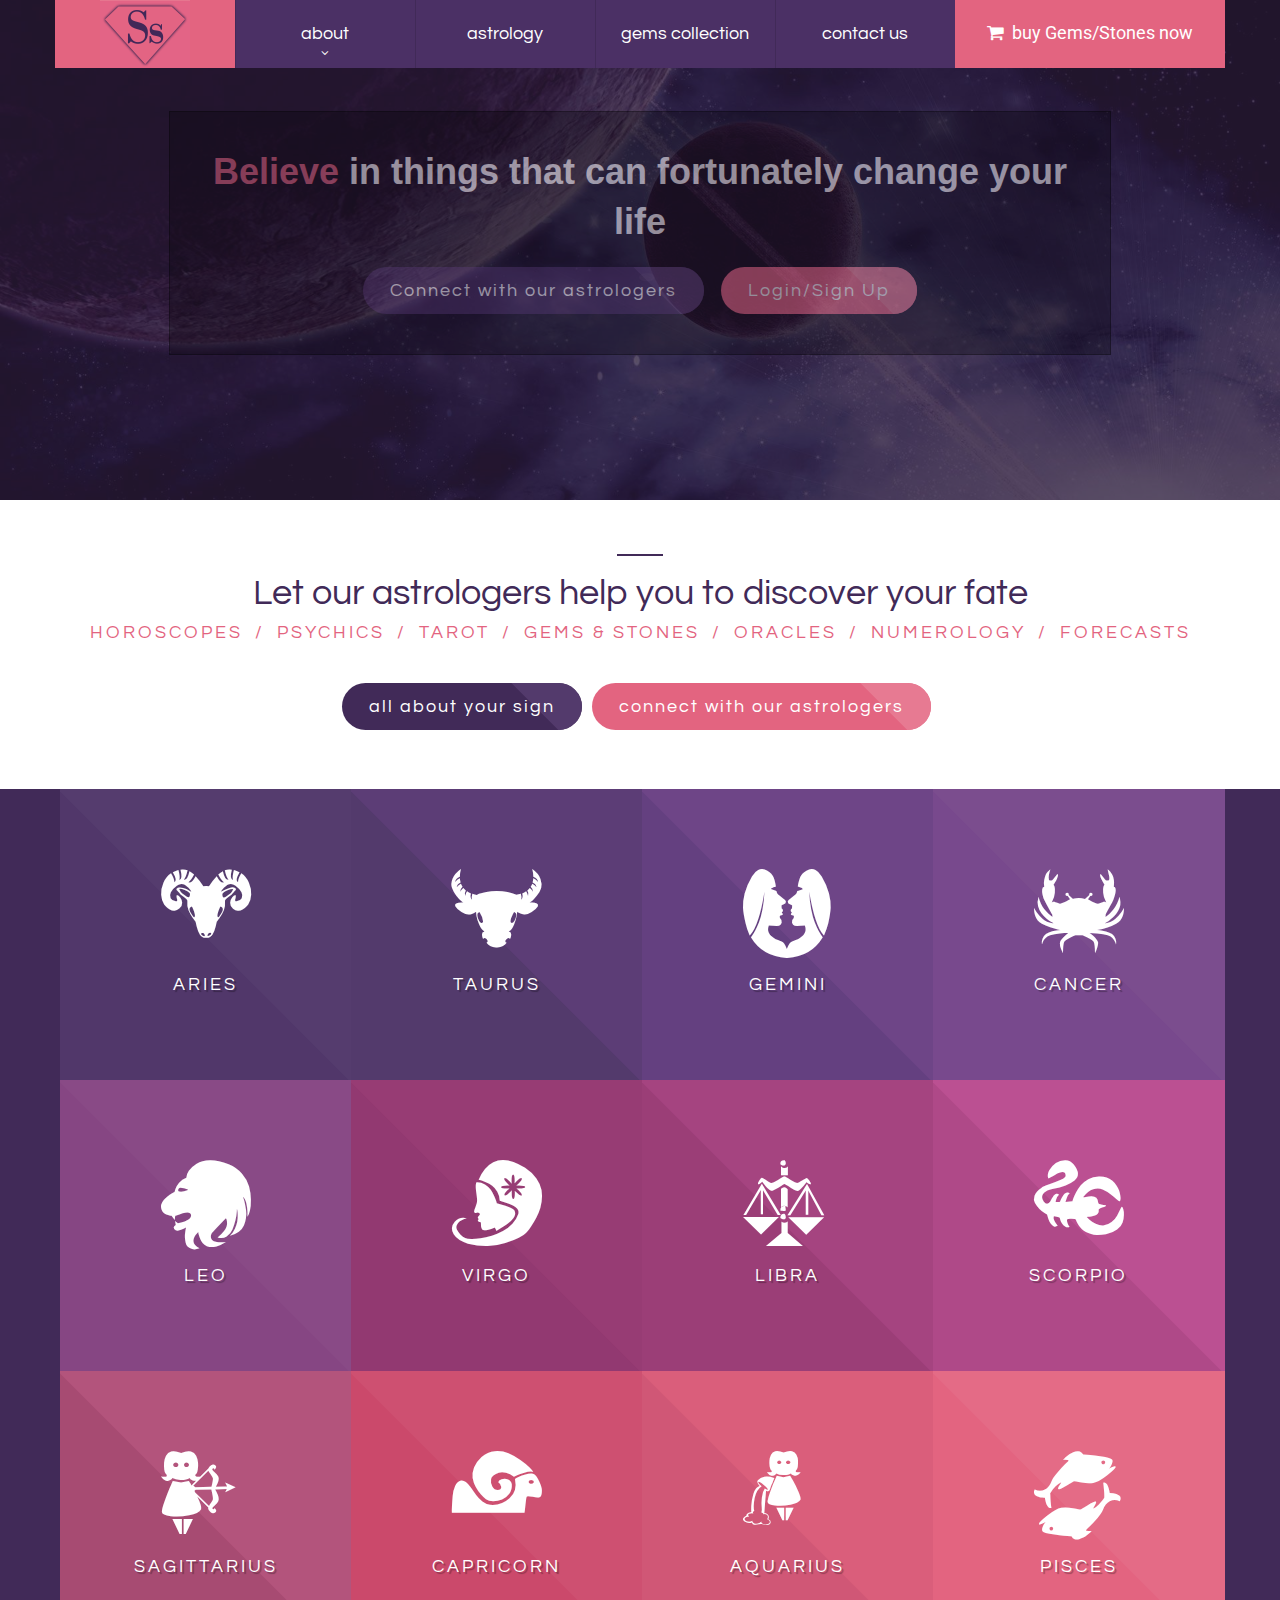
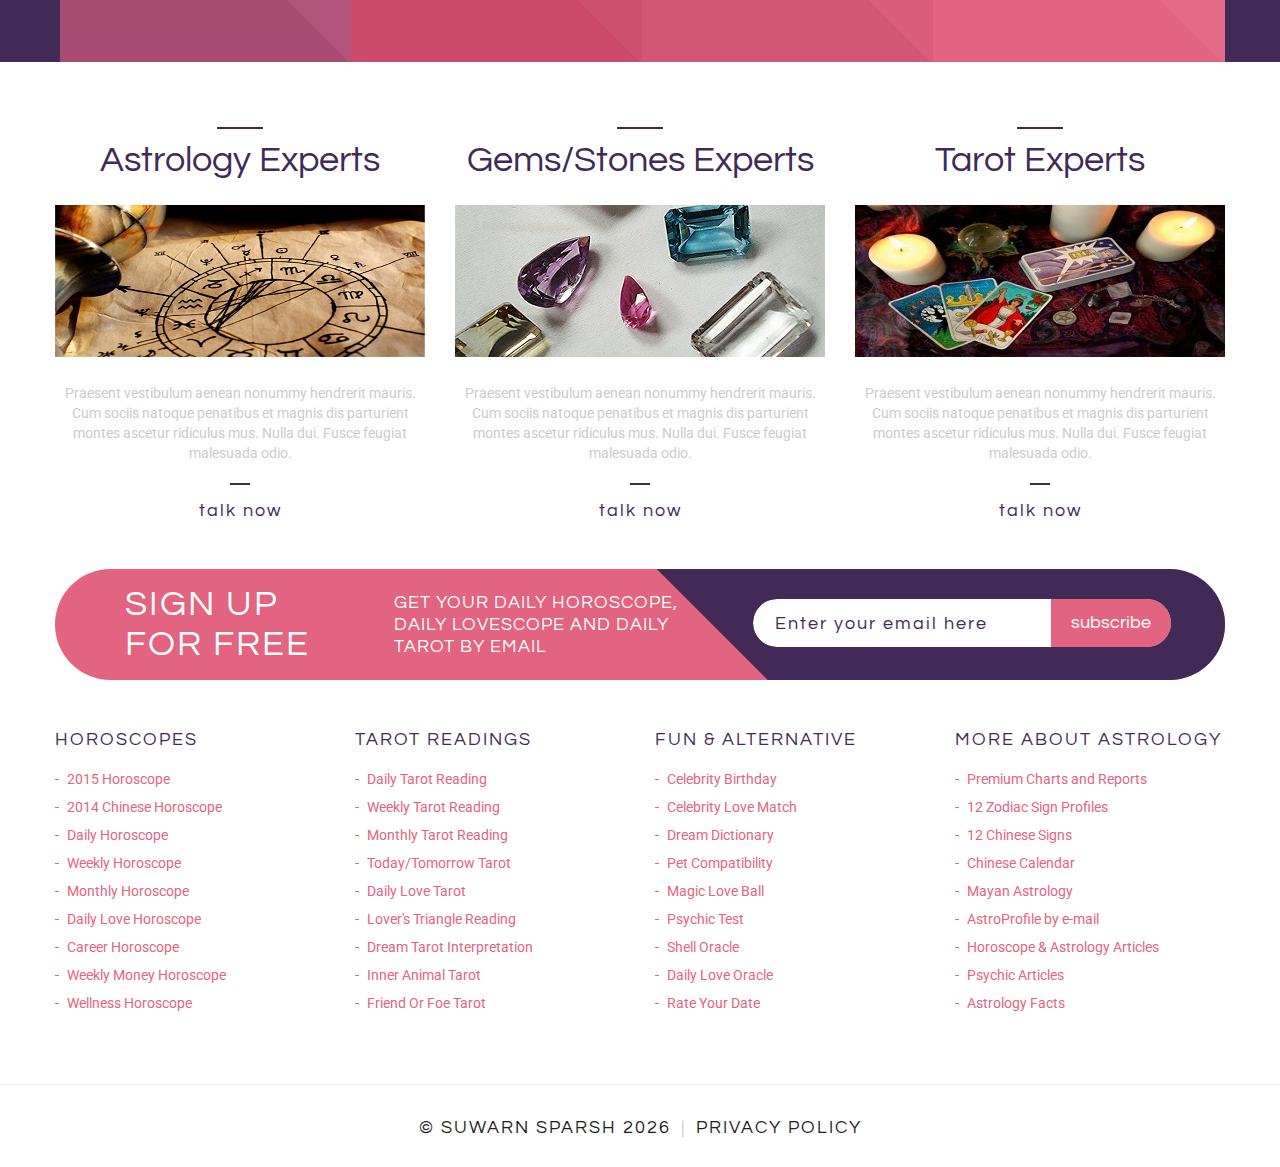
<file: index.html>
<!DOCTYPE html>
<html lang="en">
<head>
<title>Home</title>
<meta charset="utf-8">    
<meta name="viewport" content="width=device-width, initial-scale=1.0">
<link rel="icon" href="img/logo.ico" type="image/x-icon">
<link rel="shortcut icon" href="img/logo.ico" type="image/x-icon" />
<meta name="description" content="Your description">
<meta name="keywords" content="Your keywords">
<meta name="author" content="Your name">
<meta name = "format-detection" content = "telephone=no" />
<!--PACE-->
<link href="css/pace.css" rel="stylesheet" type="text/css"/>
<script type="text/javascript" src="js/pace.js"></script>
<!--CSS-->
<link rel="stylesheet" href="css/bootstrap.css" >
<link rel="stylesheet" href="css/style.css">
<link rel="stylesheet" href="css/animate.css">
<link rel="stylesheet" href="font-awesome/css/font-awesome.css">
<link rel="stylesheet" type="text/css" href="css/flaticon/flaticon.css"> 
<link rel="stylesheet" type="text/css" href="http://fonts.googleapis.com/css?family=Questrial"> 
<link rel="stylesheet" type="text/css" href="http://fonts.googleapis.com/css?family=Roboto:400,100,300,500,700,900"> 
<link rel="stylesheet" type="text/css" href="css/camera.css">
<!--JS-->
<script src="js/jquery.js"></script>
<script src="js/jquery-migrate-1.2.1.min.js"></script>
<script src="js/jquery.easing.1.3.js"></script>
<script src="js/jquery.mobilemenu.js"></script>
<script src="js/jquery.equalheights.js"></script> 
<script src="js/sForm.js"></script>
<script src="js/camera.min.js"></script>
<!--[if (gt IE 9)|!(IE)]><!-->
<script src="js/wow/wow.js"></script>
<script src="js/wow/device.min.js"></script>
<script>
    $(document).ready(function () {       
      if ($('html').hasClass('desktop')) {
        new WOW().init();
      }   
    });
</script>
<!--<![endif]-->

<!--[if lt IE 9]>
    <script src="https://oss.maxcdn.com/libs/html5shiv/3.7.0/html5shiv.js"></script>
    <script src="https://oss.maxcdn.com/libs/respond.js/1.3.0/respond.min.js"></script>

    <div id="ie6-alert" style="width: 100%; text-align:center;">
    <img src="http://beatie6.frontcube.com/images/ie6.jpg" alt="Upgrade IE 6" width="640" height="344" border="0" usemap="#Map" longdesc="http://die6.frontcube.com" />
      <map name="Map" id="Map"><area shape="rect" coords="496,201,604,329" href="http://www.microsoft.com/windows/internet-explorer/default.aspx" target="_blank" alt="Download Interent Explorer" /><area shape="rect" coords="380,201,488,329" href="http://www.apple.com/safari/download/" target="_blank" alt="Download Apple Safari" /><area shape="rect" coords="268,202,376,330" href="http://www.opera.com/download/" target="_blank" alt="Download Opera" /><area shape="rect" coords="155,202,263,330" href="http://www.mozilla.com/" target="_blank" alt="Download Firefox" />
        <area shape="rect" coords="35,201,143,329" href="http://www.google.com/chrome" target="_blank" alt="Download Google Chrome" />
      </map>
  </div>
  <link rel="stylesheet" href="css/ie.css">
  <![endif]-->
</head>
<body>
<div class="content">
<div class="main">
    <!--header-->
    <div class="container">
        <header class="clearfix">
            <nav class="navbar navbar-default navbar-static-top tm_navbar clearfix" role="navigation">
            	<div class="navbar-header">
                  <button type="button" class="navbar-toggle" data-toggle="collapse" data-target="#myNavbar">
                    <span class="icon-bar"></span>
                    <span class="icon-bar"></span>
                    <span class="icon-bar"></span> 
                  </button>
                  <a class="navbar-brand company-name visible-xs" href="#"><img src="img/logo.png" class="img-responsive" /><!--Suwarn Sparsh--></a>
                </div>
                <div class="collapse navbar-collapse" id="myNavbar">
                    <ul class="nav navbar-nav sf-menu clearfix">
                        <li class="active"><a href="index.html"><img src="img/logo_short.png" class="img-responsive" /></a></li>
                        <li class="sub-menu"><a href="#">about</a><span class="fa fa-angle-down"></span>
                            <ul class="submenu">
                                <li><a href="profile.html">Company Profile</a></li>
                                <li><a href="news.html">News & Events</a></li>
                                <li><a href="testimonial.html">Testimonials</a></li>
                            </ul>
                        </li>
                        <li><a href="astrology.html">astrology</a></li>
                        <li><a href="gems.html">gems collection</a></li>
                        <li><a href="contact.html">contact us</a></li>
                        <li class="visible-xs"><a href="index-4.html">buy Gems/Stones now</a></li>
                    </ul>
                </div>
            </nav>
            <ul class="follow_icon text-center hidden-xs">
				<li><a target="_blank" href="http://www.suwarnsparsh.com/"><i class="fa fa-shopping-cart"></i>&nbsp;&nbsp;buy Gems/Stones now</a></li>
            </ul>
        </header>
    </div>
    <div id="PopupController" class="modal modal-open fade register-login-lg-md" tabindex="-1" role="dialog" aria-labelledby="myLargeModalLabel" aria-hidden="true">
        <div class="modal-dialog modal-md">
            <div id="signUpDiv" class="modal-content">
                <div class="modal-header">
                    <div class="row">
                        <div class="col-md-12">
                            <h1>New User? Sign Up:</h1>
                        </div>
                    </div>
                </div>
                <div class="modal-body container-fluid">
                	<form id="registerForm" action="/web/register" method="post">
	                    <div class="row text-center">
	                        <div class="col-md-4 text-right">
	                            <span>Username</span>
	                        </div>
	                        <div class="col-md-6 text-left">
	                            <input id="usernameReg" name="username" type="text" />
	                        </div>
	                    </div>
	                    <div class="row text-center">
	                        <div class="col-md-4 text-right">
	                            <span>Email</span>
	                        </div>
	                        <div class="col-md-6 text-left">
	                            <input type="text" id="emailReg" name="email" />
	                        </div>
	                    </div>
	                    <div class="row text-center">
	                        <div class="col-md-4 text-right">
	                            <span>Password</span>
	                        </div>
	                        <div class="col-md-6 text-left">
	                            <input type="text" name="password" id="passwordReg" />
	                        </div>
	                    </div>
	                    <div class="row text-center">
	                        <div class="col-md-4 text-right">
	                            <span>Repeat Password</span>
	                        </div>
	                        <div class="col-md-6 text-left">
	                            <input type="text" id="passwordRegRepeat" />
	                        </div>
	                    </div>
	                    <div class="row text-right">
	                        <div class="col-md-10">
	                            <a id="alreadyRegistered">Already registered? Please Sign In</a>
	                            <input type="submit" value="Sign Up" class="sign-in-btn" />
	                        </div>
	                    </div>
	                </form>
                    
                    <div class="row">
                        <div class="col-md-8 col-md-offset-2">
                            <div class="dotsandlines">
                                <div class="line"></div>
                                <div class="circle-contain">
                                    <div class="circle"><span>Or</span></div>
                                </div>
                                <div class="line"></div>
                            </div>
                        </div>
                    </div>
                    <div class="row text-center">
                        <div class="col-md-12">
                            <span>Sign In using&nbsp;&nbsp;</span>
                            <button class="fb-login-btn" onclick="fbLogin();"><i class="ion-social-facebook"></i>&nbsp;|&nbsp;Facebook</button><span>&nbsp;or&nbsp;</span>
                            <button class="google-login-btn"><i class="ion-social-google"></i>&nbsp;|&nbsp;Google</button>
                        </div>
                    </div>
                    <br />
                </div>
                <div class="modal-footer">
                    <div class="row text-right">
                        <div class="col-md-12">
                            <a href="#" data-dismiss="modal" aria-hidden="true"><span>Close | X</span></a>
                        </div>
                    </div>
                </div>
            </div>

            <div id="loginDiv" class="modal-content">
                <div class="modal-header">
                    <div class="row">
                        <div class="col-md-12">
                            <h1>Existing User? Sign in:</h1>
                        </div>
                    </div>
                </div>
                <div class="modal-body container-fluid">
                    <form id="loginForm" action="/web/login">
	                    <div class="row text-center">
	                        <div class="col-md-4 text-right">
	                            <span>Username</span>
	                        </div>
	                        <div class="col-md-6 text-left">
	                            <input type="text" name="username" id="usernameLogin"/>
	                        </div>
	                    </div>
	                    <div class="row text-center">
	                        <div class="col-md-4 text-right">
	                            <span>Password</span>
	                        </div>
	                        <div class="col-md-6 text-left">
	                            <input type="password" name="password" id="passwordLogin"/>
	                        </div>
	                    </div>
	                    <div class="row text-center">	
	                    	<div class="col-md-8 col-md-offset-2">                    	 
								<div id="msgbox">
								</div>
							</div>
	                    </div>
	                    <div class="row text-right">
	                        <div class="col-md-10">
	                            <a id="notRegistered">Not registered? Please Sign Up</a>
	                            <input type="button" id="SignInBtn" value="Sign In" class="sign-in-btn" />
	                        </div>
	                    </div>
	                </form>
                    <div class="row">
                        <div class="col-md-8 col-md-offset-2">
                            <div class="dotsandlines">
                                <div class="line"></div>
                                <div class="circle-contain">
                                    <div class="circle"><span>Or</span></div>
                                </div>
                                <div class="line"></div>
                            </div>
                        </div>
                    </div>
                    <div class="row text-center">
                        <div class="col-md-12">
                            <span>Sign In using&nbsp;&nbsp;</span>
                            <button class="fb-login-btn" onclick="fbLogin();"><i class="fa fa-facebook"></i>&nbsp;|&nbsp;Facebook</button><span>&nbsp;or&nbsp;</span>
                            <button class="google-login-btn"><i class="fa fa-google"></i>&nbsp;|&nbsp;Google</button>
                        </div>
                    </div>
                    <br />
                </div>
                <div class="modal-footer">
                    <div class="row text-right">
                        <div class="col-md-12">
                            <a href="#" data-dismiss="modal" aria-hidden="true"><span>Close | X</span></a>
                        </div>
                    </div>
                </div>
            </div>
        </div>
    </div>
    <div id="showcase" class="hidden-xs">
        <div class="moduletable ">
            <div class="module_container">
                <div id="camera-slideshow_92" class=" camera_wrap pattern_1">
                    <div class="camera-item" data-src="img/slider/slide-1.jpg" data-thumb="">
                        <div class="camera_caption fadeIn">
                            <p><strong>Believe</strong> in things that can fortunately change your life</p>
                            <a class="page-scroll btn2" href="#astrologers">Connect with our astrologers</a>
            				<a class="btn1 login-btn" href="#">Login/Sign Up</a>
                        </div>
                    </div>
                    <div class="camera-item" data-src="img/slider/slide-4.jpg" data-thumb="">
                        <div class="camera_caption fadeIn">
                            <p><strong>Video Chat</strong> with our astrologers now to get guided.</p>
                            <a class="page-scroll btn2" href="#astrologers">Connect with our astrologers</a>
            				<a class="btn1 login-btn" href="#">Login/Sign Up</a>
                        </div>
                    </div>
                    <div class="camera-item" data-src="img/slider/slide-2.jpg" data-thumb="">
                        <div class="camera_caption fadeIn">
                            <p><strong>Find</strong> your ideal spouse with the help of horoscope</p> 
                            <a class="page-scroll btn2" href="#astrologers">Connect with our astrologers</a>
            				<a class="btn1 login-btn" href="#">Login/Sign Up</a>
                        </div>
                    </div>
                    <div class="camera-item" data-src="img/slider/slide-3.jpg" data-thumb="">
                        <div class="camera_caption fadeIn">
                            <p><strong>Let</strong> the stars help you to discover your fate</p> 
                            <a class="page-scroll btn2" href="#astrologers">Connect with our astrologers</a>
            				<a class="btn1 login-btn" href="#">Login/Sign Up</a>
                        </div>
                    </div>
                </div>
                <script>
                    jQuery(function(){
                        jQuery('#camera-slideshow_92').camera({
                            alignment				: "topCenter", //topLeft, topCenter, topRight, centerLeft, center, centerRight, bottomLeft, bottomCenter, bottomRight
                            autoAdvance				: true,	//true, false
                            mobileAutoAdvance		: true, //true, false. Auto-advancing for mobile devices
                            barDirection			: "leftToRight",	//'leftToRight', 'rightToLeft', 'topToBottom', 'bottomToTop'
                            barPosition				: "bottom",	//'bottom', 'left', 'top', 'right'
                            cols					: 6,
                            easing					: "swing",	//for the complete list http://jqueryui.com/demos/effect/easing.html
                            mobileEasing			: "swing",	//leave empty if you want to display the same easing on mobile devices and on desktop etc.
                            fx						: "simpleFade",	
                            mobileFx				: "simpleFade",		//leave empty if you want to display the same effect on mobile devices and on desktop etc.
                            gridDifference			: 250,	//to make the grid blocks slower than the slices, this value must be smaller than transPeriod
                            height					: "500px",	//here you can type pixels (for instance '300px'), a percentage (relative to the width of the slideshow, for instance '50%') or 'auto'
                            imagePath				: '../img/',	//the path to the image folder (it serves for the blank.gif, when you want to display videos)
                            hover					: false,	//true, false. Puase on state hover. Not available for mobile devices
                            loader					: "none",	//pie, bar, none (even if you choose "pie", old browsers like IE8- can't display it... they will display always a loading bar)
                            loaderColor				: "#eeeeee", 
                            loaderBgColor			: "#222222", 
                            loaderOpacity			: .8,	//0, .1, .2, .3, .4, .5, .6, .7, .8, .9, 1
                            loaderPadding			: 2,	//how many empty pixels you want to display between the loader and its background
                            loaderStroke			: 7,	//the thickness both of the pie loader and of the bar loader. Remember: for the pie, the loader thickness must be less than a half of the pie diameter
                            minHeight				: "500px",	//you can also leave it blank
                            navigation				: false,	//true or false, to display or not the navigation buttons
                            navigationHover			: false,	//if true the navigation button (prev, next and play/stop buttons) will be visible on hover state only, if false they will be 	visible always
                            mobileNavHover			: false,	//same as above, but only for mobile devices
                            opacityOnGrid			: false,	//true, false. Decide to apply a fade effect to blocks and slices: if your slideshow is fullscreen or simply big, I recommend to set it false to have a smoother effect 
                            overlayer				: false,	//a layer on the images to prevent the users grab them simply by clicking the right button of their mouse (.camera_overlayer)
                            pagination				: false,
                            playPause				: false,	//true or false, to display or not the play/pause buttons
                            pauseOnClick			: false,	//true, false. It stops the slideshow when you click the sliders.
                            pieDiameter				: 38,
                            piePosition				: "rightTop",	//'rightTop', 'leftTop', 'leftBottom', 'rightBottom'
                            portrait				: false, //true, false. Select true if you don't want that your images are cropped
                            rows					: 4,
                            slicedCols				: 6,	//if 0 the same value of cols
                            slicedRows				: 4,	//if 0 the same value of rows
                            // slideOn				: "",	//next, prev, random: decide if the transition effect will be applied to the current (prev) or the next slide
                            thumbnails				: false,
                            time					: 7000,	//milliseconds between the end of the sliding effect and the start of the nex one
                            transPeriod				: 1500	//lenght of the sliding effect in milliseconds
                            // onEndTransition		: function() {  },	//this callback is invoked when the transition effect ends
                            // onLoaded				: function() {  },	//this callback is invoked when the image on a slide has completely loaded
                            // onStartLoading		: function() {  },	//this callback is invoked when the image on a slide start loading
                            // onStartTransition	: function() {  }	//this callback is invoked when the transition effect starts
                        });
                    });
                </script>
            </div>
        </div>
    </div>
    <!--<div class="logo_box">
        <h1 class="navbar-brand_">Suwarn Sparsh</h1>
        <h4>Online astrologers available for video/text chat to help you guide.</h4>
    </div>-->
</div>
<div class="content"> 
    <div class="thumb-box1">
        <div class="container">          
            <h2>Let our astrologers help you to discover your fate</h2>
            <ul class="list1">
                <li><a class="page-scroll" href="#astrologers">Horoscopes</a></li>
                <li><a class="page-scroll" href="#astrologers">psychics</a></li>
                <li><a class="page-scroll" href="#astrologers">tarot</a></li>
                <li><a class="page-scroll" href="#astrologers">gems & Stones</a></li>
                <li><a class="page-scroll" href="#astrologers">oracles</a></li>
                <li><a class="page-scroll" href="#astrologers">numerology</a></li>
                <li><a class="page-scroll" href="#astrologers">forecasts</a></li>
            </ul>
            <!--<strong>Today`s horoscope:</strong>
            <div class="row">
                <div class="col-lg-5 col-md-6 col-sm-6 col-lg-offset-1">
                    <p>Praesent vestibulum aenean nonummy hendrerit mauris. Cum sociis natoque penatibus et magnis dis parturient montes ascetur ridiculus mus. Nulla dui. Fusce feugiat malesuada odio. Morbi nunc odio gravida at cursus nec luctus a lorem.</p>
                </div>
                <div class="col-lg-5 col-md-6 col-sm-6">
                    <p>Praesent vestibulum aenean nonummy hendrerit mauris. Cum sociis natoque penatibus et magnis dis parturient montes ascetur ridiculus mus. Nulla dui. Fusce feugiat malesuada odio. Morbi nunc odio gravida at cursus nec luctus a lorem.</p>
                </div>
            </div> -->
            <a class="btn-default btn1 page-scroll" href="#zodiac">all about your sign</a>
            <a class="btn-default btn2 page-scroll" href="#astrologers">connect with our astrologers</a>
        </div>
    </div>
</div>
<div id="zodiac" class="zodiac_box">    
    <div class="container glyph">
        <!--<div class="row">
            <div class="col-lg-6 col-md-8 col-sm-10 col-lg-offset-3 col-md-offset-2 col-sm-offset-1">
                <time datetime="2014-01-01">Nov. 22, 2014</time>
            </div>
        </div>-->
        <div class="box box1 wow fadeInUp" data-wow-delay="0.3s">
            <div><p>Praesent vestibulum aenean nonummy hendrerit mauris. Cum sociis natoque penatibus et magnis dis parturient montes ascetur ridiculus mus. Nulla dui. Fusce feugiat malesuada odio. Morbi nunc odio gravida at cursus nec luctus a lorem.</p><a href="#" class="btn-default btn5">read more</a></div>
            <figure><span class="glyph-icon flaticon-aries2"></span></figure>
            <strong>aries</strong>
        </div>
        <div class="box box2 wow fadeInUp" data-wow-delay="0.2s">
            <div><p>Praesent vestibulum aenean nonummy hendrerit mauris. Cum sociis natoque penatibus et magnis dis parturient montes ascetur ridiculus mus. Nulla dui. Fusce feugiat malesuada odio. Morbi nunc odio gravida at cursus nec luctus a lorem.</p><a href="#" class="btn-default btn5">read more</a></div>
            <figure><span class="glyph-icon flaticon-taurus5"></span></figure>
            <strong>taurus</strong>
        </div>
        <div class="box box3 wow fadeInUp" data-wow-delay="0.1s">
            <div><p>Praesent vestibulum aenean nonummy hendrerit mauris. Cum sociis natoque penatibus et magnis dis parturient montes ascetur ridiculus mus. Nulla dui. Fusce feugiat malesuada odio. Morbi nunc odio gravida at cursus nec luctus a lorem.</p><a href="#" class="btn-default btn5">read more</a></div>
            <figure><span class="glyph-icon flaticon-gemini3"></span></figure>
            <strong>gemini</strong>
        </div>
        <div class="box box4 wow fadeInUp">
            <div><p>Praesent vestibulum aenean nonummy hendrerit mauris. Cum sociis natoque penatibus et magnis dis parturient montes ascetur ridiculus mus. Nulla dui. Fusce feugiat malesuada odio. Morbi nunc odio gravida at cursus nec luctus a lorem.</p><a href="#" class="btn-default btn5">read more</a></div>
            <figure><span class="glyph-icon flaticon-cancer4"></span></figure>
            <strong>cancer</strong>
        </div>
        
        <div class="box box5 wow fadeInUp" data-wow-delay="0.3s">
            <div><p>Praesent vestibulum aenean nonummy hendrerit mauris. Cum sociis natoque penatibus et magnis dis parturient montes ascetur ridiculus mus. Nulla dui. Fusce feugiat malesuada odio. Morbi nunc odio gravida at cursus nec luctus a lorem.</p><a href="#" class="btn-default btn5">read more</a></div>
            <figure><span class="glyph-icon flaticon-leo3"></span></figure>
            <strong>leo</strong>
        </div>
        <div class="box box6 wow fadeInUp" data-wow-delay="0.2s">
            <div><p>Praesent vestibulum aenean nonummy hendrerit mauris. Cum sociis natoque penatibus et magnis dis parturient montes ascetur ridiculus mus. Nulla dui. Fusce feugiat malesuada odio. Morbi nunc odio gravida at cursus nec luctus a lorem.</p><a href="#" class="btn-default btn5">read more</a></div>
            <figure><span class="glyph-icon flaticon-virgo6"></span></figure>
            <strong>virgo</strong>
        </div>
        <div class="box box7 wow fadeInUp" data-wow-delay="0.1s">
            <div><p>Praesent vestibulum aenean nonummy hendrerit mauris. Cum sociis natoque penatibus et magnis dis parturient montes ascetur ridiculus mus. Nulla dui. Fusce feugiat malesuada odio. Morbi nunc odio gravida at cursus nec luctus a lorem.</p><a href="#" class="btn-default btn5">read more</a></div>
            <figure><span class="glyph-icon flaticon-libra10"></span></figure>
            <strong>libra</strong>
        </div>
        <div class="box box8 wow fadeInUp">
            <div><p>Praesent vestibulum aenean nonummy hendrerit mauris. Cum sociis natoque penatibus et magnis dis parturient montes ascetur ridiculus mus. Nulla dui. Fusce feugiat malesuada odio. Morbi nunc odio gravida at cursus nec luctus a lorem.</p><a href="#" class="btn-default btn5">read more</a></div>
            <figure><span class="glyph-icon flaticon-scorpion2"></span></figure>
            <strong>scorpio</strong>
        </div>
        
        <div class="box box9 wow fadeInUp" data-wow-delay="0.3s">
            <div><p>Praesent vestibulum aenean nonummy hendrerit mauris. Cum sociis natoque penatibus et magnis dis parturient montes ascetur ridiculus mus. Nulla dui. Fusce feugiat malesuada odio. Morbi nunc odio gravida at cursus nec luctus a lorem.</p><a href="#" class="btn-default btn5">read more</a></div>
            <figure><span class="glyph-icon flaticon-sagittarius8"></span></figure>
            <strong>sagittarius</strong>
        </div>
        <div class="box box10 wow fadeInUp" data-wow-delay="0.2s">
            <div><p>Praesent vestibulum aenean nonummy hendrerit mauris. Cum sociis natoque penatibus et magnis dis parturient montes ascetur ridiculus mus. Nulla dui. Fusce feugiat malesuada odio. Morbi nunc odio gravida at cursus nec luctus a lorem.</p><a href="#" class="btn-default btn5">read more</a></div>
            <figure><span class="glyph-icon flaticon-capricorn5"></span></figure>
            <strong>capricorn</strong>
        </div>
        <div class="box box11 wow fadeInUp" data-wow-delay="0.1s">
            <div><p>Praesent vestibulum aenean nonummy hendrerit mauris. Cum sociis natoque penatibus et magnis dis parturient montes ascetur ridiculus mus. Nulla dui. Fusce feugiat malesuada odio. Morbi nunc odio gravida at cursus nec luctus a lorem.</p><a href="#" class="btn-default btn5">read more</a></div>
            <figure><span class="glyph-icon flaticon-aquarius2"></span></figure>
            <strong>aquarius</strong>
        </div>
        <div class="box box12 wow fadeInUp">
            <div><p>Praesent vestibulum aenean nonummy hendrerit mauris. Cum sociis natoque penatibus et magnis dis parturient montes ascetur ridiculus mus. Nulla dui. Fusce feugiat malesuada odio. Morbi nunc odio gravida at cursus nec luctus a lorem.</p><a href="#" class="btn-default btn5">read more</a></div>
            <figure><span class="glyph-icon flaticon-pisces7"></span></figure>
            <strong>pisces</strong>
        </div>
    </div>
</div>
<!--content-->
<div id="astrologers" class="content"> 
    <!--<div class="thumb-box1">
        <div class="container">          
            <h2>Let the stars help you to discover your fate</h2>
            <ul class="list1">
                <li><a href="#">Horoscopes</a></li>
                <li><a href="#">psychics</a></li>
                <li><a href="#">tarot</a></li>
                <li><a href="#">oracles</a></li>
                <li><a href="#">numerology</a></li>
                <li><a href="#">forecasts</a></li>
                <li><a href="#">faraway fortunes</a></li>
            </ul>
            <strong>Today`s horoscope:</strong>
            <div class="row">
                <div class="col-lg-5 col-md-6 col-sm-6 col-lg-offset-1">
                    <p>Praesent vestibulum aenean nonummy hendrerit mauris. Cum sociis natoque penatibus et magnis dis parturient montes ascetur ridiculus mus. Nulla dui. Fusce feugiat malesuada odio. Morbi nunc odio gravida at cursus nec luctus a lorem.</p>
                </div>
                <div class="col-lg-5 col-md-6 col-sm-6">
                    <p>Praesent vestibulum aenean nonummy hendrerit mauris. Cum sociis natoque penatibus et magnis dis parturient montes ascetur ridiculus mus. Nulla dui. Fusce feugiat malesuada odio. Morbi nunc odio gravida at cursus nec luctus a lorem.</p>
                </div>
            </div>
            <a href="#" class="btn-default btn1">all about your sign</a>
            <a href="#" class="btn-default btn2">chinese portrait</a>
        </div>
    </div>-->
    <div class="thumb-box2">
        <div class="container"> 
            <div class="row">
                <div class="col-lg-4 col-md-4 col-sm-4">
                    <strong>Astrology Experts</strong>
                    <div class="thumb-pad1">
                        <div class="thumbnail">
                            <figure><img src="img/page1_pic1.jpg" alt=""></figure>
                            <div class="caption">
                                <p>Praesent vestibulum aenean nonummy hendrerit mauris. Cum sociis natoque penatibus et magnis dis parturient montes ascetur ridiculus mus. Nulla dui. Fusce feugiat malesuada odio. </p>
                                <a href="#" class="btn-default btn3">talk now</a>
                            </div>  
                        </div>
                    </div>
                </div>
                <div class="col-lg-4 col-md-4 col-sm-4">
                    <strong>Gems/Stones Experts</strong>
                    <div class="thumb-pad1">
                        <div class="thumbnail">
                            <figure><img src="img/page1_pic2.jpg" alt=""></figure>
                            <div class="caption">
                                <p>Praesent vestibulum aenean nonummy hendrerit mauris. Cum sociis natoque penatibus et magnis dis parturient montes ascetur ridiculus mus. Nulla dui. Fusce feugiat malesuada odio. </p>
                                <a href="#" class="btn-default btn3">talk now</a>
                            </div>  
                        </div>
                    </div>
                </div>
                <div class="col-lg-4 col-md-4 col-sm-4">
                    <strong>Tarot Experts</strong>
                    <div class="thumb-pad1">
                        <div class="thumbnail">
                            <figure><img src="img/page1_pic3.jpg" alt=""></figure>
                            <div class="caption">
                                <p>Praesent vestibulum aenean nonummy hendrerit mauris. Cum sociis natoque penatibus et magnis dis parturient montes ascetur ridiculus mus. Nulla dui. Fusce feugiat malesuada odio. </p>
                                <a href="#" class="btn-default btn3">talk now</a>
                            </div>  
                        </div>
                    </div>
                </div>
            </div>
        </div>
    </div>
    <div class="thumb-box3">
        <div class="container"> 
            <div class="box">
                <div class="row">
                    <div class="col-lg-3">
                        <strong>sign up for free</strong>
                    </div>
                    <div class="col-lg-4">
                        <p>get your daily horoscope, daily lovescope and daily tarot by email</p>
                    </div>
                    <div class="col-lg-5">
                        <form id="newsletter" accept-charset="utf-8">
                			<div class="success">Your subscribe request has been sent!</div>
                            <label class="email">
                		    	<input type="email" value="Enter your email here">
                		    	<span class="error">*This is not a valid email address.</span>
                		    </label>
                            <a href="#" data-type="submit">subscribe</a>
                		</form>
                    </div>
                </div>
            </div>
        </div>
    </div>
    <div class="thumb-box4">
        <div class="container"> 
            <div class="row">
                <div class="col-lg-3 col-md-3 col-sm-6">
                    <strong>Horoscopes</strong>
                    <ul class="list2">
                        <li><a href="#">2015 Horoscope</a></li>
                        <li><a href="#">2014 Chinese Horoscope</a></li>
                        <li><a href="#">Daily Horoscope</a></li>
                        <li><a href="#">Weekly Horoscope</a></li>
                        <li><a href="#">Monthly Horoscope</a></li>
                        <li><a href="#">Daily Love Horoscope</a></li>
                        <li><a href="#">Career Horoscope</a></li>
                        <li><a href="#">Weekly Money Horoscope</a></li>
                        <li><a href="#">Wellness Horoscope</a></li>
                    </ul>
                </div>
                <div class="col-lg-3 col-md-3 col-sm-6">
                    <strong>Tarot readings</strong>
                    <ul class="list2">
                        <li><a href="#">Daily Tarot Reading</a></li>
                        <li><a href="#">Weekly Tarot Reading</a></li>
                        <li><a href="#">Monthly Tarot Reading</a></li>
                        <li><a href="#">Today/Tomorrow Tarot</a></li>
                        <li><a href="#">Daily Love Tarot</a></li>
                        <li><a href="#">Lover's Triangle Reading</a></li>
                        <li><a href="#">Dream Tarot Interpretation</a></li>
                        <li><a href="#">Inner Animal Tarot</a></li>
                        <li><a href="#">Friend Or Foe Tarot</a></li>
                    </ul>
                </div>
                <div class="col-lg-3 col-md-3 col-sm-6">
                    <strong>Fun & alternative</strong>
                    <ul class="list2">
                        <li><a href="#">Celebrity Birthday</a></li>
                        <li><a href="#">Celebrity Love Match</a></li>
                        <li><a href="#">Dream Dictionary</a></li>
                        <li><a href="#">Pet Compatibility</a></li>
                        <li><a href="#">Magic Love Ball</a></li>
                        <li><a href="#">Psychic Test</a></li>
                        <li><a href="#">Shell Oracle</a></li>
                        <li><a href="#">Daily Love Oracle</a></li>
                        <li><a href="#">Rate Your Date</a></li>
                    </ul>
                </div>
                <div class="col-lg-3 col-md-3 col-sm-6">
                    <strong>more about astrology</strong>
                    <ul class="list2">
                        <li><a href="#">Premium Charts and Reports</a></li>
                        <li><a href="#">12 Zodiac Sign Profiles</a></li>
                        <li><a href="#">12 Chinese Signs</a></li>
                        <li><a href="#">Chinese Calendar</a></li>
                        <li><a href="#">Mayan Astrology</a></li>
                        <li><a href="#">AstroProfile by e-mail</a></li>
                        <li><a href="#">Horoscope & Astrology Articles</a></li>
                        <li><a href="#">Psychic Articles</a></li>
                        <li><a href="#">Astrology Facts</a></li>
                    </ul>
                </div>
            </div>
        </div>
    </div>
</div>
<!--footer-->
<footer> 
    <hr>
    <div class="container">
        <!--<figure><img src="img/foo_logo.png" alt=""></figure>-->
        <p>&copy; Suwarn Sparsh <em id="copyright-year"></em> <span>|</span> <a href="index-5.html">Privacy Policy</a></p>
    </div>
</footer>
<a href="#" id="toTop" class="fa fa-arrow-circle-up" style="display: inline;"></a>
</div>
<script src="js/bootstrap.min.js"></script>
<script src="js/tm-scripts.js"></script>
</body>
</html>
</file>
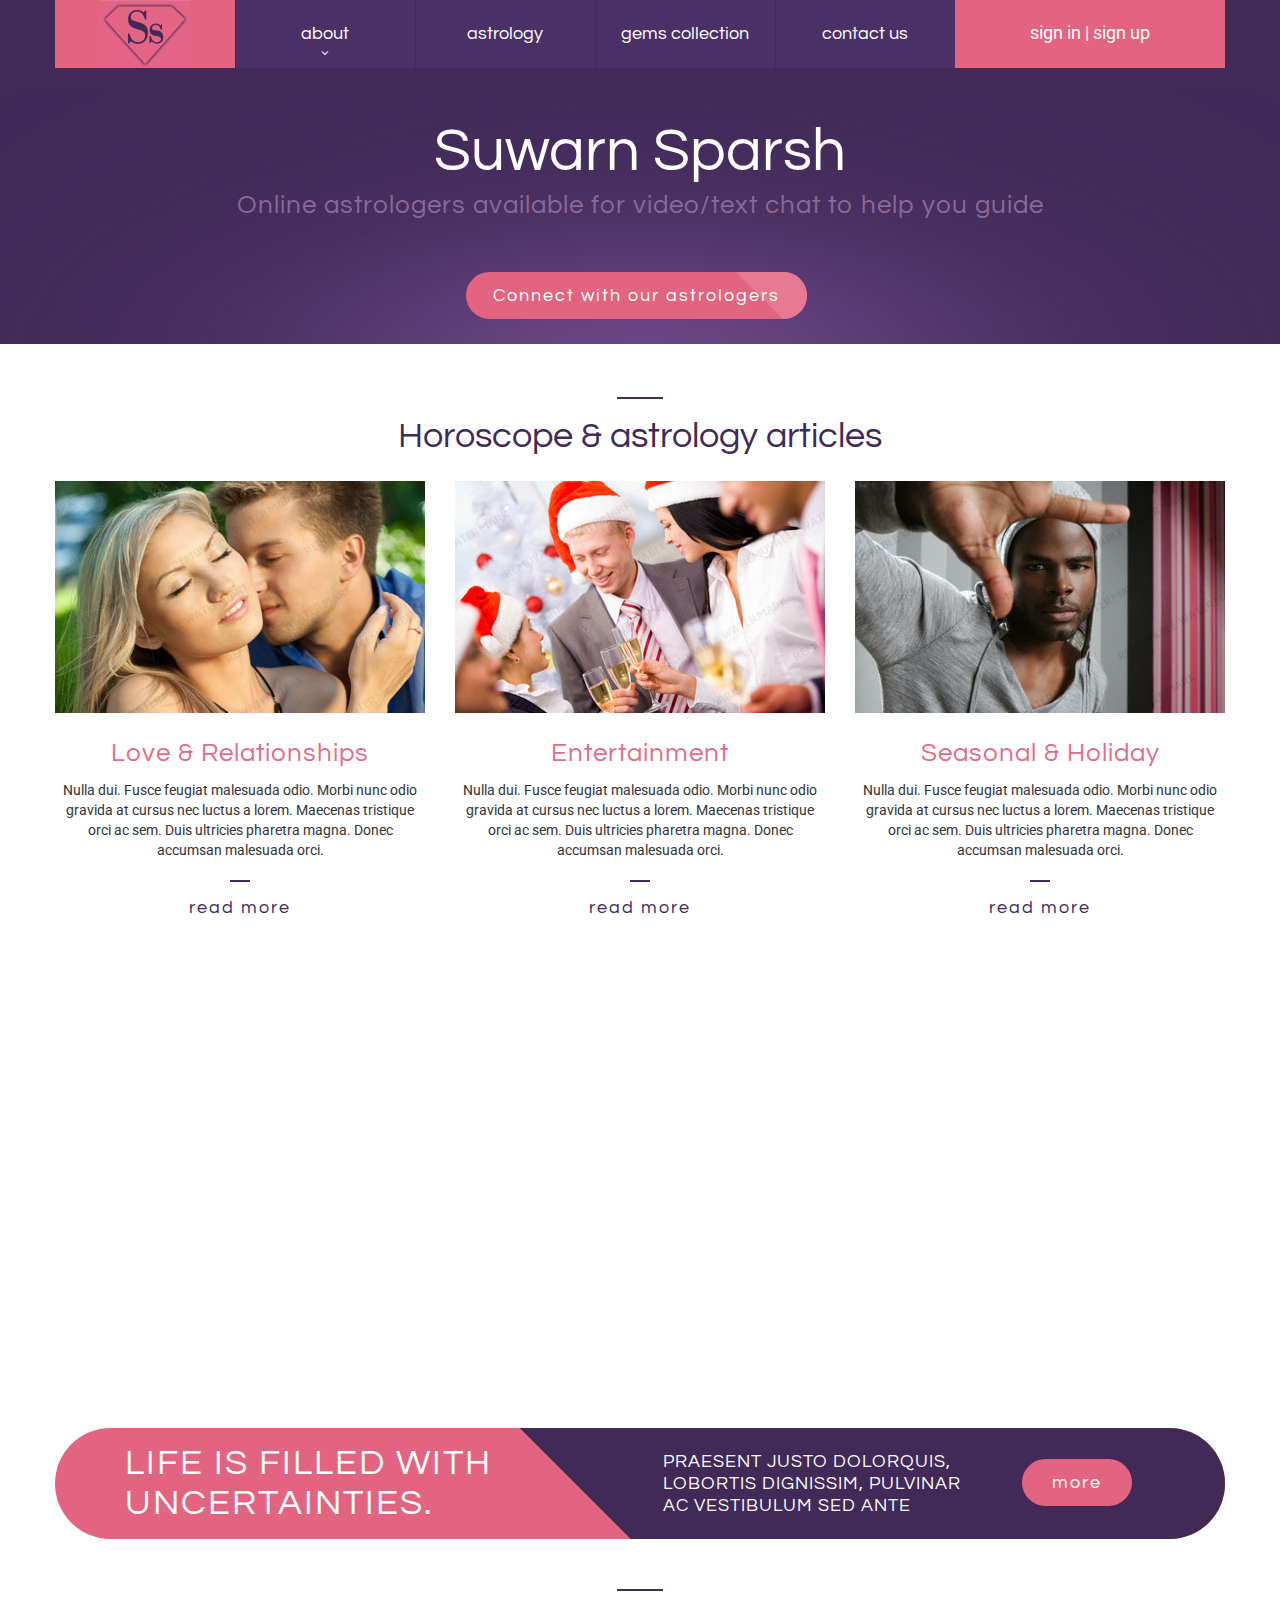
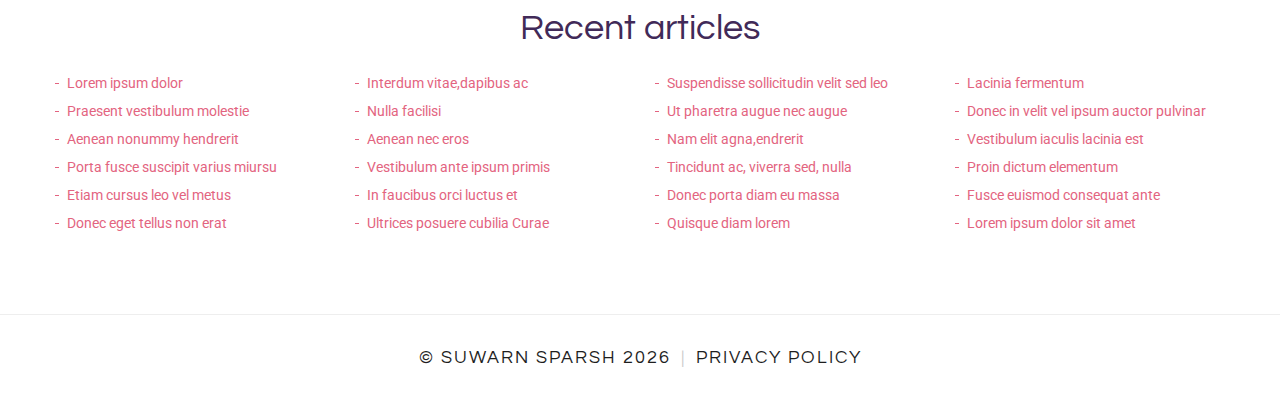
<file: astrology.html>
<!DOCTYPE html>
<html lang="en">
<head>
<title>Astrology atricles</title>
<meta charset="utf-8">    
<meta name="viewport" content="width=device-width, initial-scale=1.0">
<link rel="icon" href="img/logo.ico" type="image/x-icon">
<link rel="shortcut icon" href="img/logo.ico" type="image/x-icon" />
<meta name="description" content="Your description">
<meta name="keywords" content="Your keywords">
<meta name="author" content="Your name">
<meta name = "format-detection" content = "telephone=no" />
<!--CSS-->
<link rel="stylesheet" href="css/bootstrap.css" >
<link rel="stylesheet" href="css/style.css">
<link rel="stylesheet" href="css/animate.css">
<link rel="stylesheet" href="font-awesome/css/font-awesome.css">
<link rel="stylesheet" type="text/css" href="css/flaticon/flaticon.css"> 
<link rel="stylesheet" type="text/css" href="http://fonts.googleapis.com/css?family=Questrial"> 
<link rel="stylesheet" type="text/css" href="http://fonts.googleapis.com/css?family=Roboto:400,100,300,500,700,900"> 
<link rel="stylesheet" type="text/css" href="css/camera.css">
<!--JS-->
<script src="js/jquery.js"></script>
<script src="js/jquery-migrate-1.2.1.min.js"></script>
<script src="js/jquery.easing.1.3.js"></script>
<script src="js/jquery.mobilemenu.js"></script>
<script src="js/jquery.equalheights.js"></script> 
<script src="js/sForm.js"></script>
<script src="js/jquery.ui.totop.js"></script>
<!--[if (gt IE 9)|!(IE)]><!-->
<script src="js/wow/wow.js"></script>
<script src="js/wow/device.min.js"></script>
<script>
    $(document).ready(function () {       
      if ($('html').hasClass('desktop')) {
        new WOW().init();
      }   
    });
</script>
<!--<![endif]-->

<!--[if lt IE 9]>
    <script src="https://oss.maxcdn.com/libs/html5shiv/3.7.0/html5shiv.js"></script>
    <script src="https://oss.maxcdn.com/libs/respond.js/1.3.0/respond.min.js"></script>

    <div id="ie6-alert" style="width: 100%; text-align:center;">
    <img src="http://beatie6.frontcube.com/images/ie6.jpg" alt="Upgrade IE 6" width="640" height="344" border="0" usemap="#Map" longdesc="http://die6.frontcube.com" />
      <map name="Map" id="Map"><area shape="rect" coords="496,201,604,329" href="http://www.microsoft.com/windows/internet-explorer/default.aspx" target="_blank" alt="Download Interent Explorer" /><area shape="rect" coords="380,201,488,329" href="http://www.apple.com/safari/download/" target="_blank" alt="Download Apple Safari" /><area shape="rect" coords="268,202,376,330" href="http://www.opera.com/download/" target="_blank" alt="Download Opera" /><area shape="rect" coords="155,202,263,330" href="http://www.mozilla.com/" target="_blank" alt="Download Firefox" />
        <area shape="rect" coords="35,201,143,329" href="http://www.google.com/chrome" target="_blank" alt="Download Google Chrome" />
      </map>
  </div>
  <link rel="stylesheet" href="css/ie.css">
  <![endif]-->
</head>
<body>
<div class="main">
    <!--header-->
    <div class="container">
        <header class="clearfix">
            <nav class="navbar navbar-default navbar-static-top tm_navbar clearfix" role="navigation">
            	<div class="navbar-header">
                  <button type="button" class="navbar-toggle" data-toggle="collapse" data-target="#myNavbar">
                    <span class="icon-bar"></span>
                    <span class="icon-bar"></span>
                    <span class="icon-bar"></span> 
                  </button>
                  <a class="navbar-brand visible-xs company-name" href="#">Suwarn Sparsh</a>
                </div>
                <div class="collapse navbar-collapse" id="myNavbar">
                    <ul class="nav navbar-nav sf-menu clearfix">
                        <li class="active"><a href="index.html"><img src="img/logo_short.png" class="img-responsive" /></a></li>
                        <li class="sub-menu"><a href="#">about</a><span class="fa fa-angle-down"></span>
                            <ul class="submenu">
                                <li><a href="profile.html">Company Profile</a></li>
                                <li><a href="news.html">News & Events</a></li>
                                <li><a href="testimonial.html">Testimonials</a></li>
                            </ul>
                        </li>
                        <li><a href="astrology.html">astrology</a></li>
                        <li><a href="gems.html">gems collection</a></li>
                        <li><a href="contact.html">contact us</a></li>
                        <li class="visible-xs"><a href="#" class="login-btn">sign in | sign up</a></li>
                    </ul>
                </div>
            </nav>
            <ul class="follow_icon text-center hidden-xs">
				<li><a href="#" class="login-btn">sign in | sign up</a></li>
            </ul>
        </header>
    </div>
    <div class="logo_box">
        <h1 class="navbar-brand_">Suwarn Sparsh</h1>
        <h4>Online astrologers available for video/text chat to help you guide</h4>
        <a class="login-btn" href="#">Connect with our astrologers</a>
    </div>
</div>
<div id="PopupController" class="modal modal-open fade register-login-lg-md" tabindex="-1" role="dialog" aria-labelledby="myLargeModalLabel" aria-hidden="true">
    <div class="modal-dialog modal-md">
        <div id="signUpDiv" class="modal-content">
            <div class="modal-header">
                <div class="row">
                    <div class="col-md-12">
                        <h1>New User? Sign Up:</h1>
                    </div>
                </div>
            </div>
            <div class="modal-body container-fluid">
                <form id="registerForm" action="/web/register" method="post">
                    <div class="row text-center">
                        <div class="col-md-4 text-right">
                            <span>Username</span>
                        </div>
                        <div class="col-md-6 text-left">
                            <input id="usernameReg" name="username" type="text" />
                        </div>
                    </div>
                    <div class="row text-center">
                        <div class="col-md-4 text-right">
                            <span>Email</span>
                        </div>
                        <div class="col-md-6 text-left">
                            <input type="text" id="emailReg" name="email" />
                        </div>
                    </div>
                    <div class="row text-center">
                        <div class="col-md-4 text-right">
                            <span>Password</span>
                        </div>
                        <div class="col-md-6 text-left">
                            <input type="text" name="password" id="passwordReg" />
                        </div>
                    </div>
                    <div class="row text-center">
                        <div class="col-md-4 text-right">
                            <span>Repeat Password</span>
                        </div>
                        <div class="col-md-6 text-left">
                            <input type="text" id="passwordRegRepeat" />
                        </div>
                    </div>
                    <div class="row text-right">
                        <div class="col-md-10">
                            <a id="alreadyRegistered">Already registered? Please Sign In</a>
                            <input type="submit" value="Sign Up" class="sign-in-btn" />
                        </div>
                    </div>
                </form>
                
                <div class="row">
                    <div class="col-md-8 col-md-offset-2">
                        <div class="dotsandlines">
                            <div class="line"></div>
                            <div class="circle-contain">
                                <div class="circle"><span>Or</span></div>
                            </div>
                            <div class="line"></div>
                        </div>
                    </div>
                </div>
                <div class="row text-center">
                    <div class="col-md-12">
                        <span>Sign In using&nbsp;&nbsp;</span>
                        <button class="fb-login-btn" onclick="fbLogin();"><i class="ion-social-facebook"></i>&nbsp;|&nbsp;Facebook</button><span>&nbsp;or&nbsp;</span>
                        <button class="google-login-btn"><i class="ion-social-google"></i>&nbsp;|&nbsp;Google</button>
                    </div>
                </div>
                <br />
            </div>
            <div class="modal-footer">
                <div class="row text-right">
                    <div class="col-md-12">
                        <a href="#" data-dismiss="modal" aria-hidden="true"><span>Close | X</span></a>
                    </div>
                </div>
            </div>
        </div>

        <div id="loginDiv" class="modal-content">
            <div class="modal-header">
                <div class="row">
                    <div class="col-md-12">
                        <h1>Existing User? Sign in:</h1>
                    </div>
                </div>
            </div>
            <div class="modal-body container-fluid">
                <form id="loginForm" action="/web/login">
                    <div class="row text-center">
                        <div class="col-md-4 text-right">
                            <span>Username</span>
                        </div>
                        <div class="col-md-6 text-left">
                            <input type="text" name="username" id="usernameLogin"/>
                        </div>
                    </div>
                    <div class="row text-center">
                        <div class="col-md-4 text-right">
                            <span>Password</span>
                        </div>
                        <div class="col-md-6 text-left">
                            <input type="password" name="password" id="passwordLogin"/>
                        </div>
                    </div>
                    <div class="row text-center">	
                        <div class="col-md-8 col-md-offset-2">                    	 
                            <div id="msgbox">
                            </div>
                        </div>
                    </div>
                    <div class="row text-right">
                        <div class="col-md-10">
                            <a id="notRegistered">Not registered? Please Sign Up</a>
	                            <input type="button" id="SignInBtn" value="Sign In" class="sign-in-btn" />
                        </div>
                    </div>
                </form>
                <div class="row">
                    <div class="col-md-8 col-md-offset-2">
                        <div class="dotsandlines">
                            <div class="line"></div>
                            <div class="circle-contain">
                                <div class="circle"><span>Or</span></div>
                            </div>
                            <div class="line"></div>
                        </div>
                    </div>
                </div>
                <div class="row text-center">
                    <div class="col-md-12">
                        <span>Sign In using&nbsp;&nbsp;</span>
                        <button class="fb-login-btn" onclick="fbLogin();"><i class="fa fa-facebook"></i>&nbsp;|&nbsp;Facebook</button><span>&nbsp;or&nbsp;</span>
                        <button class="google-login-btn"><i class="fa fa-google"></i>&nbsp;|&nbsp;Google</button>
                    </div>
                </div>
                <br />
            </div>
            <div class="modal-footer">
                <div class="row text-right">
                    <div class="col-md-12">
                        <a href="#" data-dismiss="modal" aria-hidden="true"><span>Close | X</span></a>
                    </div>
                </div>
            </div>
        </div>
    </div>
</div>
<div class="content indent"> 
    <div class="thumb-box7">
        <div class="container">
            <h2 class="indent">Horoscope & astrology articles</h2>
            <div class="row">
                <div class="col-lg-4 col-md-4 col-sm-4 maxheight wow fadeInUp">
                    <div class="thumb-pad4 indent">
                        <div class="thumbnail">
                            <figure><img src="img/page3_pic1.jpg" alt=""></figure>
                            <div class="caption">
                                <h4>Love & Relationships</h4>
                                <p>Nulla dui. Fusce feugiat malesuada odio. Morbi nunc odio gravida at cursus nec luctus a lorem. Maecenas tristique orci ac sem. Duis ultricies pharetra magna. Donec accumsan malesuada orci. </p>
                                <a href="#" class="btn-default btn3">read more</a>
                            </div>  
                        </div>
                    </div>
                </div>
                <div class="col-lg-4 col-md-4 col-sm-4 maxheight wow fadeInUp" data-wow-delay="0.1s">
                    <div class="thumb-pad4 indent">
                        <div class="thumbnail">
                            <figure><img src="img/page3_pic2.jpg" alt=""></figure>
                            <div class="caption">
                                <h4>Entertainment</h4>
                                <p>Nulla dui. Fusce feugiat malesuada odio. Morbi nunc odio gravida at cursus nec luctus a lorem. Maecenas tristique orci ac sem. Duis ultricies pharetra magna. Donec accumsan malesuada orci. </p>
                                <a href="#" class="btn-default btn3">read more</a>
                            </div>  
                        </div>
                    </div>
                </div>
                <div class="col-lg-4 col-md-4 col-sm-4 maxheight wow fadeInUp" data-wow-delay="0.2s">
                    <div class="thumb-pad4 indent">
                        <div class="thumbnail">
                            <figure><img src="img/page3_pic3.jpg" alt=""></figure>
                            <div class="caption">
                                <h4>Seasonal & Holiday</h4>
                                <p>Nulla dui. Fusce feugiat malesuada odio. Morbi nunc odio gravida at cursus nec luctus a lorem. Maecenas tristique orci ac sem. Duis ultricies pharetra magna. Donec accumsan malesuada orci. </p>
                                <a href="#" class="btn-default btn3">read more</a>
                            </div>  
                        </div>
                    </div>
                </div>
                <div class="col-lg-4 col-md-4 col-sm-4 maxheight wow fadeInUp">
                    <div class="thumb-pad4 indent">
                        <div class="thumbnail">
                            <figure><img src="img/page3_pic4.jpg" alt=""></figure>
                            <div class="caption">
                                <h4>Health & Beauty</h4>
                                <p>Nulla dui. Fusce feugiat malesuada odio. Morbi nunc odio gravida at cursus nec luctus a lorem. Maecenas tristique orci ac sem. Duis ultricies pharetra magna. Donec accumsan malesuada orci. </p>
                                <a href="#" class="btn-default btn3">read more</a>
                            </div>  
                        </div>
                    </div>
                </div>
                <div class="col-lg-4 col-md-4 col-sm-4 maxheight wow fadeInUp" data-wow-delay="0.1s">
                    <div class="thumb-pad4 indent">
                        <div class="thumbnail">
                            <figure><img src="img/page3_pic5.jpg" alt=""></figure>
                            <div class="caption">
                                <h4>Learn About...</h4>
                                <p>Nulla dui. Fusce feugiat malesuada odio. Morbi nunc odio gravida at cursus nec luctus a lorem. Maecenas tristique orci ac sem. Duis ultricies pharetra magna. Donec accumsan malesuada orci. </p>
                                <a href="#" class="btn-default btn3">read more</a>
                            </div>  
                        </div>
                    </div>
                </div>
                <div class="col-lg-4 col-md-4 col-sm-4 maxheight wow fadeInUp" data-wow-delay="0.2s">
                    <div class="thumb-pad4 indent">
                        <div class="thumbnail">
                            <figure><img src="img/page3_pic6.jpg" alt=""></figure>
                            <div class="caption">
                                <h4>Psychics</h4>
                                <p>Nulla dui. Fusce feugiat malesuada odio. Morbi nunc odio gravida at cursus nec luctus a lorem. Maecenas tristique orci ac sem. Duis ultricies pharetra magna. Donec accumsan malesuada orci. </p>
                                <a href="#" class="btn-default btn3">read more</a>
                            </div>  
                        </div>
                    </div>
                </div>
            </div>
        </div>
    </div>
    <div class="thumb-box3-1">
        <div class="container"> 
            <div class="box">
                <div class="row">
                    <div class="col-lg-6">
                        <strong>Life is filled with uncertainties.</strong>
                    </div>
                    <div class="col-lg-4">
                        <p>Praesent justo dolorquis, lobortis dignissim, pulvinar ac Vestibulum sed ante</p>
                    </div>
                    <div class="col-lg-2">
                        <a href="#" class="btn-default btn4">more</a>
                    </div>
                </div>
            </div>
        </div>
    </div>
    <div class="thumb-box8">
        <div class="container"> 
            <h2 class="indent">Recent articles</h2>
            <div class="row">
                <div class="col-lg-3 col-md-3 col-sm-6">
                    <ul class="list2">
                        <li><a href="#">Lorem ipsum dolor</a></li>
                        <li><a href="#">Praesent vestibulum molestie</a></li>
                        <li><a href="#">Aenean nonummy hendrerit</a></li>
                        <li><a href="#">Porta fusce suscipit varius miursu</a></li>
                        <li><a href="#">Etiam cursus leo vel metus</a></li>
                        <li><a href="#">Donec eget tellus non erat</a></li>
                    </ul>
                </div>
                <div class="col-lg-3 col-md-3 col-sm-6">
                    <ul class="list2">
                        <li><a href="#">Interdum vitae,dapibus ac</a></li>
                        <li><a href="#">Nulla facilisi</a></li>
                        <li><a href="#">Aenean nec eros</a></li>
                        <li><a href="#">Vestibulum ante ipsum primis</a></li>
                        <li><a href="#">In faucibus orci luctus et</a></li>
                        <li><a href="#">Ultrices posuere cubilia Curae</a></li>
                    </ul>
                </div>
                <div class="col-lg-3 col-md-3 col-sm-6">
                    <ul class="list2">
                        <li><a href="#">Suspendisse sollicitudin velit sed leo</a></li>
                        <li><a href="#">Ut pharetra augue nec augue</a></li>
                        <li><a href="#">Nam elit agna,endrerit</a></li>
                        <li><a href="#">Tincidunt ac, viverra sed, nulla</a></li>
                        <li><a href="#">Donec porta diam eu massa</a></li>
                        <li><a href="#">Quisque diam lorem</a></li>
                    </ul>
                </div>
                <div class="col-lg-3 col-md-3 col-sm-6">
                    <ul class="list2">
                        <li><a href="#">Lacinia fermentum</a></li>
                        <li><a href="#">Donec in velit vel ipsum auctor pulvinar</a></li>
                        <li><a href="#">Vestibulum iaculis lacinia est</a></li>
                        <li><a href="#">Proin dictum elementum</a></li>
                        <li><a href="#">Fusce euismod consequat ante</a></li>
                        <li><a href="#">Lorem ipsum dolor sit amet</a></li>
                    </ul>
                </div>
            </div>
        </div>
    </div>
</div>
<!--footer-->
<footer> 
    <hr>
    <div class="container">
        <!--<figure><img src="img/foo_logo.png" alt=""></figure>-->
        <p>&copy; Suwarn Sparsh <em id="copyright-year"></em> <span>|</span> <a href="index-5.html">Privacy Policy</a></p>
    </div>
</footer>
<a href="#" id="toTop" class="fa fa-arrow-circle-up" style="display: inline;"></a>
<script src="js/bootstrap.min.js"></script>
<script src="js/tm-scripts.js"></script>
</body>
</html>
</file>
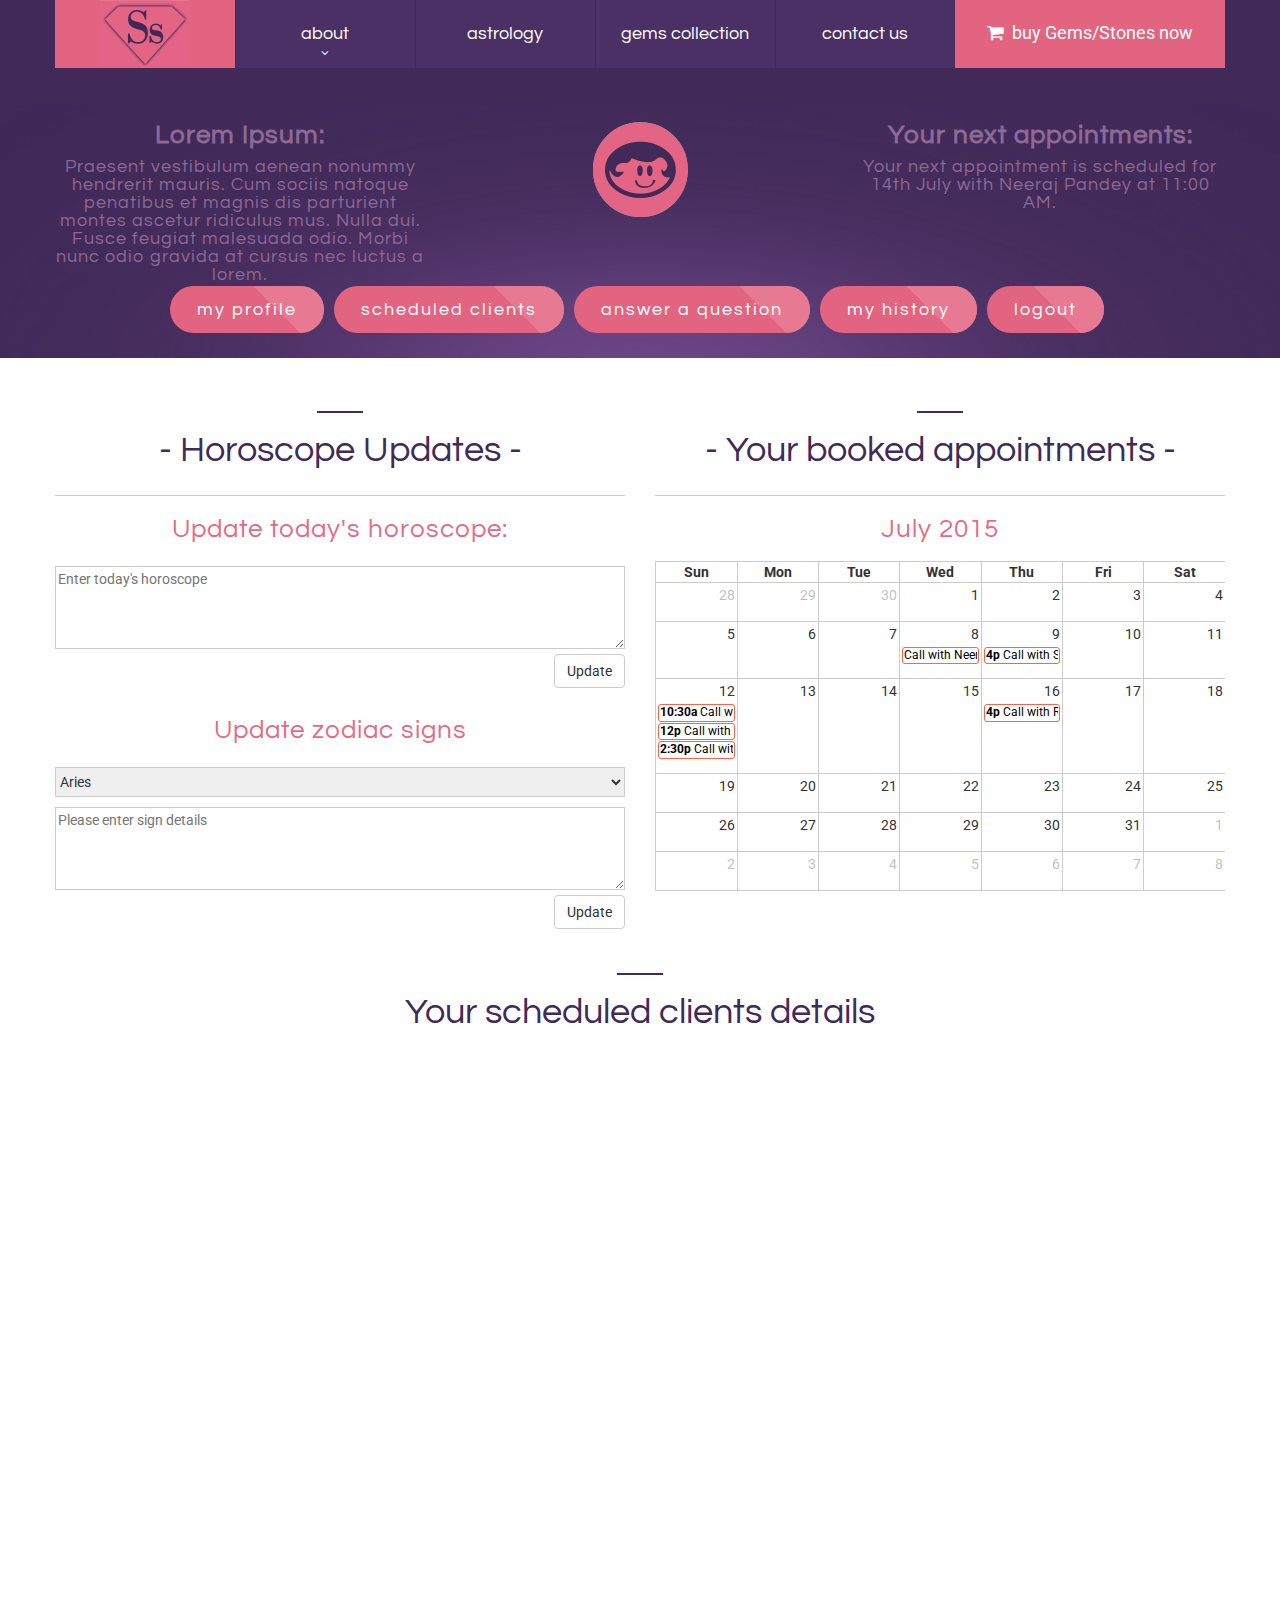
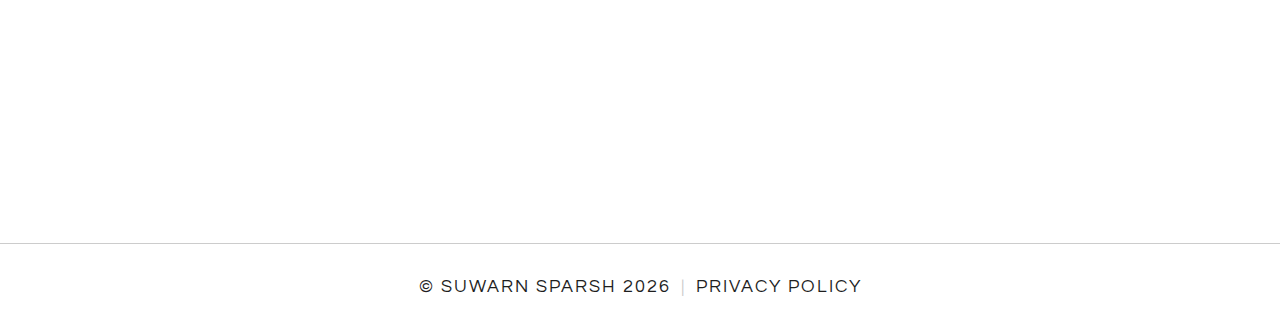
<file: consultant.html>
<!DOCTYPE html>
<html lang="en">
<head>
<title>Welcome</title>
<meta charset="utf-8">    
<meta name="viewport" content="width=device-width, initial-scale=1.0">
<link rel="icon" href="img/logo.ico" type="image/x-icon">
<link rel="shortcut icon" href="img/logo.ico" type="image/x-icon" />
<meta name="description" content="Your description">
<meta name="keywords" content="Your keywords">
<meta name="author" content="Your name">
<meta name = "format-detection" content = "telephone=no" />
<!--CSS-->
<link rel="stylesheet" href="css/bootstrap.css" >
<link rel="stylesheet" href="css/style.css">
<link rel="stylesheet" href="css/animate.css">
<link rel="stylesheet" href="css/fullcalendar.css">
<link rel="stylesheet" href="css/fullcalendar.print.css">
<link rel="stylesheet" href="font-awesome/css/font-awesome.css">
<link rel="stylesheet" type="text/css" href="css/flaticon/flaticon.css"> 
<link rel="stylesheet" type="text/css" href="http://fonts.googleapis.com/css?family=Questrial"> 
<link rel="stylesheet" type="text/css" href="http://fonts.googleapis.com/css?family=Roboto:400,100,300,500,700,900"> 
<link rel="stylesheet" type="text/css" href="css/camera.css">
<!--JS-->
<script src="js/jquery.js"></script>
<script src="js/jquery-migrate-1.2.1.min.js"></script>
<script src="js/jquery.easing.1.3.js"></script>
<script src="js/jquery.mobilemenu.js"></script>
<script src="js/jquery.equalheights.js"></script> 
<script src="js/sForm.js"></script>
<script src="js/jquery.ui.totop.js"></script>
<script src="js/Moment.min.js"></script>
<script src="js/fullcalendar.min.js"></script>
<!--[if (gt IE 9)|!(IE)]><!-->
<script src="js/wow/wow.js"></script>
<script src="js/wow/device.min.js"></script>
<script>
    $(document).ready(function () {       
      if ($('html').hasClass('desktop')) {
        new WOW().init();
      }   
    });
</script>
<!--<![endif]-->

<!--[if lt IE 9]>
    <script src="https://oss.maxcdn.com/libs/html5shiv/3.7.0/html5shiv.js"></script>
    <script src="https://oss.maxcdn.com/libs/respond.js/1.3.0/respond.min.js"></script>

    <div id="ie6-alert" style="width: 100%; text-align:center;">
    <img src="http://beatie6.frontcube.com/images/ie6.jpg" alt="Upgrade IE 6" width="640" height="344" border="0" usemap="#Map" longdesc="http://die6.frontcube.com" />
      <map name="Map" id="Map"><area shape="rect" coords="496,201,604,329" href="http://www.microsoft.com/windows/internet-explorer/default.aspx" target="_blank" alt="Download Interent Explorer" /><area shape="rect" coords="380,201,488,329" href="http://www.apple.com/safari/download/" target="_blank" alt="Download Apple Safari" /><area shape="rect" coords="268,202,376,330" href="http://www.opera.com/download/" target="_blank" alt="Download Opera" /><area shape="rect" coords="155,202,263,330" href="http://www.mozilla.com/" target="_blank" alt="Download Firefox" />
        <area shape="rect" coords="35,201,143,329" href="http://www.google.com/chrome" target="_blank" alt="Download Google Chrome" />
      </map>
  </div>
  <link rel="stylesheet" href="css/ie.css">
  <![endif]-->
</head>
<body>
<div class="main">
    <!--header-->
    <div class="container">
        <header class="clearfix">
            <nav class="navbar navbar-default navbar-static-top tm_navbar clearfix" role="navigation">
            	<div class="navbar-header">
                  <button type="button" class="navbar-toggle" data-toggle="collapse" data-target="#myNavbar">
                    <span class="icon-bar"></span>
                    <span class="icon-bar"></span>
                    <span class="icon-bar"></span> 
                  </button>
                  <a class="navbar-brand visible-xs company-name" href="#">Suwarn Sparsh</a>
                </div>
                <div class="collapse navbar-collapse" id="myNavbar">
                    <ul class="nav navbar-nav sf-menu clearfix">
                        <li class="active"><a href="index.html"><img src="img/logo_short.png" class="img-responsive" /></a></li>
                        <li class="sub-menu"><a href="index-1.html">about</a><span class="fa fa-angle-down"></span>
                            <ul class="submenu">
                                <li><a href="profile.html">Company Profile</a></li>
                                <li><a href="news.html">News & Events</a></li>
                                <li><a href="testimonial.html">Testimonials</a></li>
                            </ul>
                        </li>
                        <li><a href="astrology.html">astrology</a></li>
                        <li><a href="gems.html">gems collection</a></li>
                        <li><a href="contact.html">contact us</a></li>
                        <li class="visible-xs"><a target="_blank" href="http://www.suwarnsparsh.com/"><i class="fa fa-shopping-cart"></i>&nbsp;&nbsp;buy Gems/Stones now</a></li>
                    </ul>
                </div>
            </nav>
            <ul class="follow_icon text-center hidden-xs">
				<li><a target="_blank" href="http://www.suwarnsparsh.com/"><i class="fa fa-shopping-cart"></i>&nbsp;&nbsp;buy Gems/Stones now</a></li>
            </ul>
        </header>
    </div>
    <div class="logo_box">
    	<div class="container">
            <div class="row">
                <div class="col-lg-4 col-md-4 col-sm-4">
                    <h4 class="user-pref">Lorem Ipsum:</h4>
                    <div class="row">
                        <div class="col-lg-12 col-md-12 col-sm-12">
                            <h5>Praesent vestibulum aenean nonummy hendrerit mauris. Cum sociis natoque penatibus et magnis dis parturient montes ascetur ridiculus mus. Nulla dui. Fusce feugiat malesuada odio. Morbi nunc odio gravida at cursus nec luctus a lorem.</h5>
                        </div>
                    </div> 
                </div>
                <div class="col-lg-4 col-md-4 col-sm-4">
        			<h1 class="navbar-brand_"><img src="img/pandit_noimg.png" class="img-responsive" /></h1>
                    <h4><span id="userName"></span></h4>
                </div>
                <div class="col-lg-4 col-md-4 col-sm-4">
                    <h4 class="user-pref">Your next appointments:</h4>
                    <div class="row">
                        <div class="col-lg-12 col-md-12 col-sm-12">
                            <h5>Your next appointment is scheduled for 14th July with Neeraj Pandey at 11:00 AM. </h5>
                        </div>
                    </div> 
                </div>
            </div>
            <div class="row">
                <div class="col-lg-12 col-md-12 col-sm-12">     
                    <a id="profile" href="#">my profile</a>
                    <a class="page-scroll" href="#clients">scheduled clients</a>
                    <a href="#">answer a question</a>
                    <a id="history" href="#">my history</a>
                    <a id="logout" href="#">logout</a>
                </div>
            </div>
        </div>
    </div>
</div>
<div class="content indent"> 
    <div class="thumb-box7">
        <div class="container">
        	<div class="row">
            	<div class="col-lg-6 col-mf-6 col-sm-6 consultant-update">
                	<h2 class="indent">- Horoscope Updates -</h2>
                    <hr>
                    <div class="row">
                        <div class="col-lg-12 col-md-12 col-sm-12 fadeInUp">
                            <div class="thumb-pad4 indent">
                                <div class="thumbnail">
                                    <div class="caption">
                                        <h4>Update today's horoscope:</h4>      
                                        <textarea id="horoscopUpd" placeholder="Enter today's horoscope"></textarea>   <br>
                                        <div class="text-right"><a href="#" class="btn-default btn">Update</a></div>
                                    </div>  
                                </div>
                            </div>
                        </div>
                        <div class="col-lg-12 col-md-12 col-sm-12 fadeInUp">
                            <div class="thumb-pad4 indent">
                                <div class="thumbnail">
                                    <div class="caption">
                                        <h4>Update zodiac signs</h4>
                                        <select>
  											<option value="Aries">Aries</option>
  											<option value="Taurus">Taurus</option>
  											<option value="Gemini">Gemini</option>
  											<option value="Cancer">Cancer</option>
  											<option value="Leo">Leo</option>
  											<option value="Virgo">Virgo</option>
  											<option value="Libra">Libra</option>
  											<option value="Scorpio">Scorpio</option>
  											<option value="Sagittarius">Sagittarius</option>
  											<option value="Capricorn">Capricorn</option>
  											<option value="Aquarius">Aquarius</option>
  											<option value="Pisces">Pisces</option>
                                        </select>
                                        <br>
                                        <textarea id="zodiacDesc" placeholder="Please enter sign details"></textarea><br>
                                        <div class="text-right"><a href="#" class="btn-default btn">Update</a></div>
                                    </div>  
                                </div>
                            </div>
                        </div>
                    </div>
                </div>
                <div class="col-lg-6 col-mf-6 col-sm-6">
                	<h2 class="indent">- Your booked appointments -</h2>
                    <hr>
                    <div class="row">
                        <div class="col-lg-12 col-md-12 col-sm-12 fadeInUp">
                            <div class="thumb-pad4 indent">
                                <div class="thumbnail">
                                    <div class="caption">
                                        <div id='calendar'></div>
                                    </div>  
                                </div>
                            </div>
                        </div>
                    </div>
                </div>
            </div>            
        </div>
    </div>
    
    <div id="clients" class="thumb-box9">
        <div class="container client-details">
            <h2 class="indent">Your scheduled clients details</h2>
            <div class="row">
                <div class="col-lg-6 wow fadeInUp">
                    <div class="thumb-pad2">
                        <div class="thumbnail">
                            <figure><img src="img/user_noimg.png" alt=""></figure>
                            <div class="caption">
                                <a href="#">Neeraj Biswas</a>
                                <p>Praesent vestibulum aenean nonummy hendrerit mauris. Cum sociis natoque penatibus et magnis dis parturient montes ascetur ridiculus mus.</p>
                                <p>
                                    <span>Date of appointment:</span> 16 July, 2015<br>
                                    <span>DOB:</span> 3 Sept, 1983<br>
                                    <span>Married:</span> Yes<br>
                                </p>
                                <a href="img/kundali.gif" target="_blank" class="access-kundali">access kundali</a>
                            </div>  
                        </div>
                    </div>
                </div>
                <div class="col-lg-6 wow fadeInUp">
                    <div class="thumb-pad2">
                        <div class="thumbnail">
                            <figure><img src="img/user_noimg.png" alt=""></figure>
                            <div class="caption">
                                <a href="#">Ankita Singh</a>
                                <p>Praesent vestibulum aenean nonummy hendrerit mauris. Cum sociis natoque penatibus et magnis dis parturient montes ascetur ridiculus mus.</p>
                                <p>
                                    <span>Date of appointment:</span> 19 July, 2015<br>
                                    <span>DOB:</span> 17 April, 1979<br>
                                    <span>Married:</span> Yes<br>
                                </p>
                                <a href="img/kundali.gif" target="_blank" class="access-kundali">access kundali</a>
                            </div>  
                        </div>
                    </div>
                </div>
                <div class="col-lg-6 wow fadeInUp">
                    <div class="thumb-pad2">
                        <div class="thumbnail">
                            <figure><img src="img/user_noimg.png" alt=""></figure>
                            <div class="caption">
                                <a href="#">Alok Pandey</a>
                                <p>Praesent vestibulum aenean nonummy hendrerit mauris. Cum sociis natoque penatibus et magnis dis parturient montes ascetur ridiculus mus.</p>
                                <p>
                                    <span>Date of appointment:</span> 21 July, 2015<br>
                                    <span>DOB:</span> 8 Nov, 1966<br>
                                    <span>Married:</span> Yes<br>
                                </p>
                                <a href="img/kundali.gif" target="_blank" class="access-kundali">access kundali</a>
                            </div>  
                        </div>
                    </div>
                </div>
                <div class="col-lg-6 wow fadeInUp">
                    <div class="thumb-pad2">
                        <div class="thumbnail">
                            <figure><img src="img/user_noimg.png" alt=""></figure>
                            <div class="caption">
                                <a href="#">Shweta Sharma</a>
                                <p>Praesent vestibulum aenean nonummy hendrerit mauris. Cum sociis natoque penatibus et magnis dis parturient montes ascetur ridiculus mus.</p>
                                <p>
                                    <span>Date of appointment:</span> 23 July, 2015<br>
                                    <span>DOB:</span> 3 March, 1991<br>
                                    <span>Married:</span> No<br>
                                </p>
                                <a href="img/kundali.gif" target="_blank" class="access-kundali">access kundali</a>
                            </div>  
                        </div>
                    </div>
                </div>
                <div class="col-lg-6 wow fadeInUp">
                    <div class="thumb-pad2">
                        <div class="thumbnail">
                            <figure><img src="img/user_noimg.png" alt=""></figure>
                            <div class="caption">
                                <a href="#">Brijesh Saluja</a>
                                <p>Praesent vestibulum aenean nonummy hendrerit mauris. Cum sociis natoque penatibus et magnis dis parturient montes ascetur ridiculus mus.</p>
                                <p>
                                    <span>Date of appointment:</span> 26 July, 2015<br>
                                    <span>DOB:</span> 23 June, 1976<br>
                                    <span>Married:</span> Yes<br>
                                </p>
                                <a href="img/kundali.gif" target="_blank" class="access-kundali">access kundali</a>
                            </div>  
                        </div>
                    </div>
                </div>
            </div>
        </div>
     </div>
</div>
<!--footer-->
<footer> 
    <hr>
    <div class="container">
        <!--<figure><img src="img/foo_logo.png" alt=""></figure>-->
        <p>&copy; Suwarn Sparsh <em id="copyright-year"></em> <span>|</span> <a href="index-5.html">Privacy Policy</a></p>
    </div>
</footer>
<a href="#" id="toTop" class="fa fa-arrow-circle-up" style="display: inline;"></a>
<script src="js/bootstrap.min.js"></script>
<script src="js/tm-scripts.js"></script>
<script src="js/consultant.js"></script>
</body>
</html>
</file>
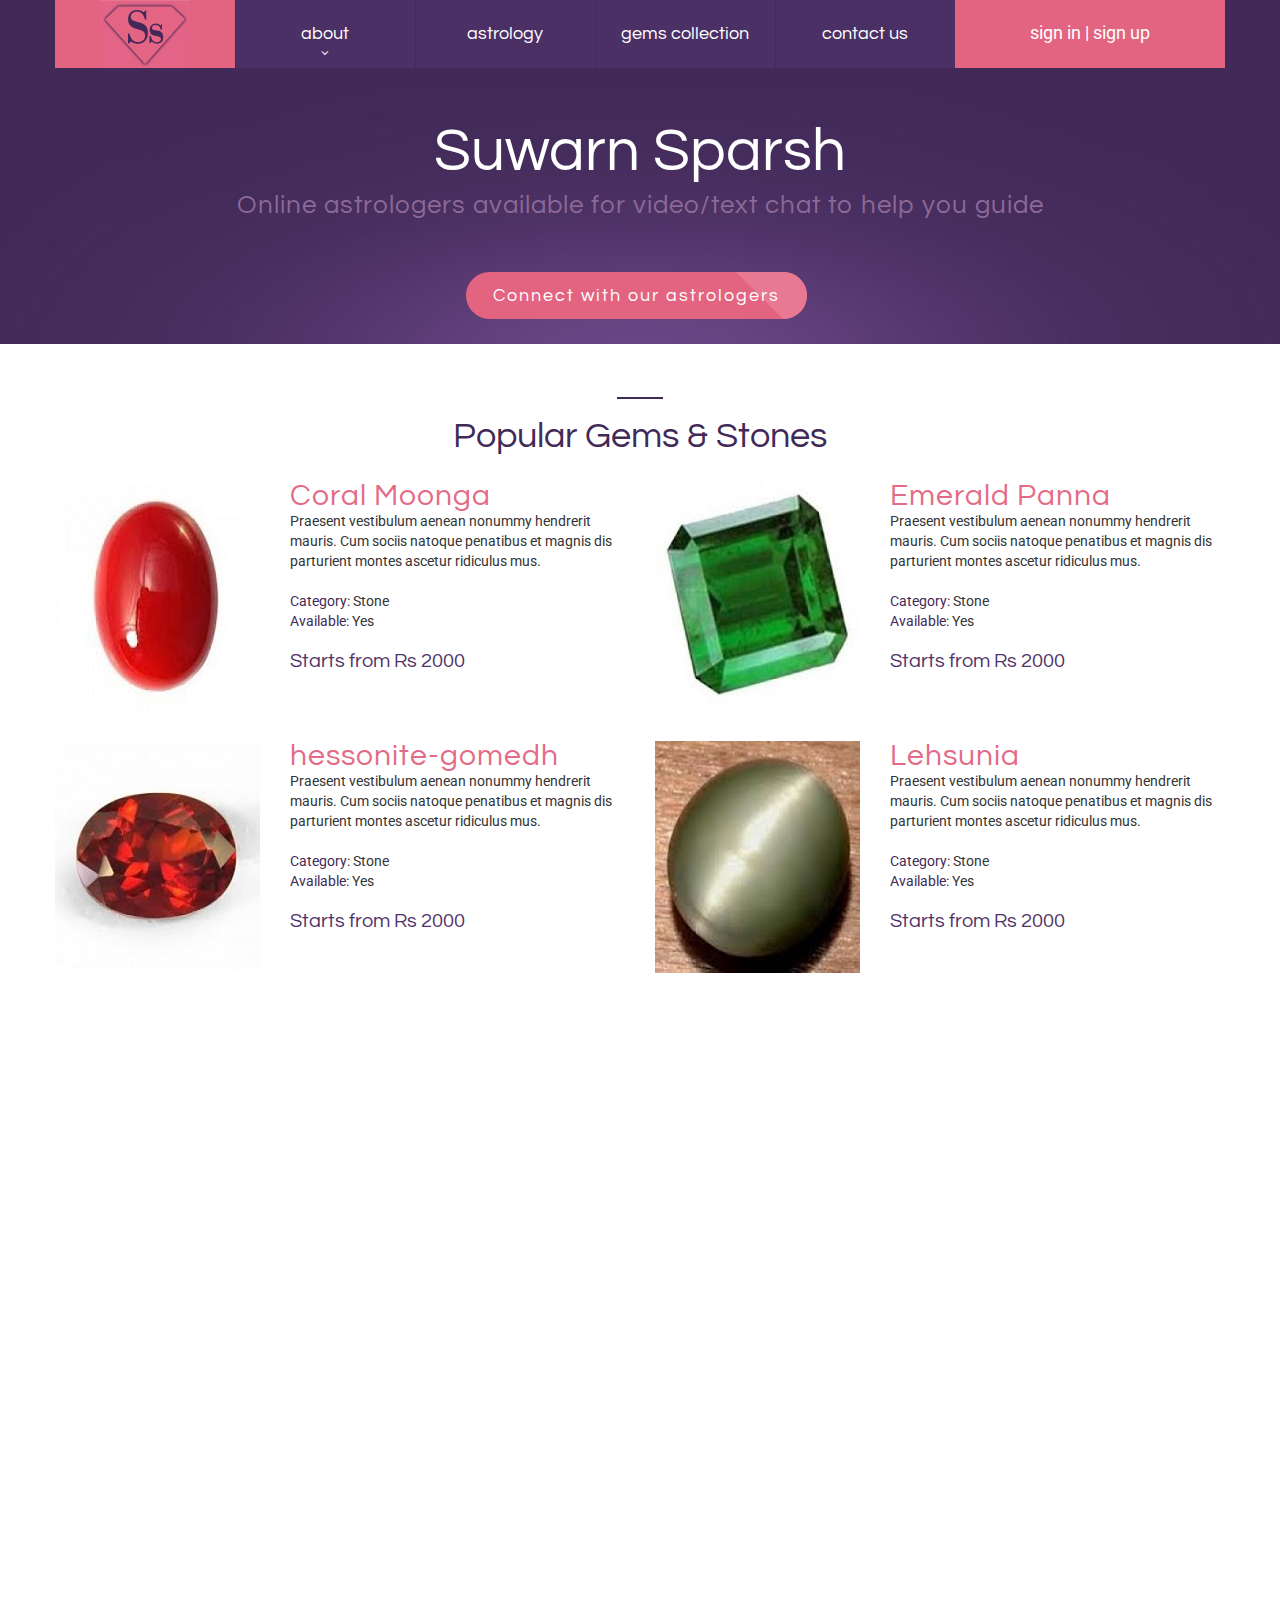
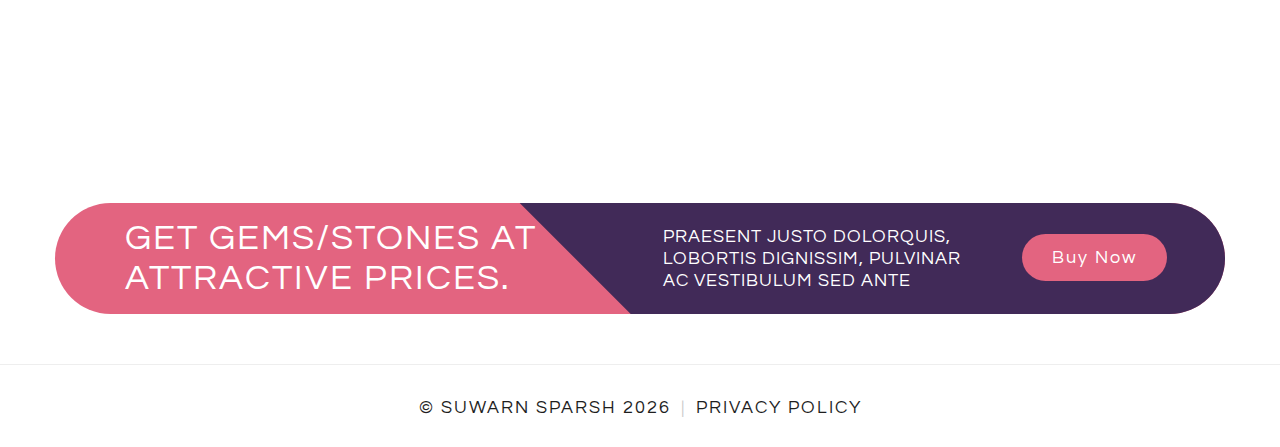
<file: gems.html>
<!DOCTYPE html>
<html lang="en">
<head>
<title>Gems & Stones</title>
<meta charset="utf-8">    
<meta name="viewport" content="width=device-width, initial-scale=1.0">
<link rel="icon" href="img/logo.ico" type="image/x-icon">
<link rel="shortcut icon" href="img/logo.ico" type="image/x-icon" />
<meta name="description" content="Your description">
<meta name="keywords" content="Your keywords">
<meta name="author" content="Your name">
<meta name = "format-detection" content = "telephone=no" />
<!--CSS-->
<link rel="stylesheet" href="css/bootstrap.css" >
<link rel="stylesheet" href="css/style.css">
<link rel="stylesheet" href="css/animate.css">
<link rel="stylesheet" href="font-awesome/css/font-awesome.css">
<link rel="stylesheet" type="text/css" href="css/flaticon/flaticon.css"> 
<link rel="stylesheet" type="text/css" href="http://fonts.googleapis.com/css?family=Questrial"> 
<link rel="stylesheet" type="text/css" href="http://fonts.googleapis.com/css?family=Roboto:400,100,300,500,700,900"> 
<link rel="stylesheet" type="text/css" href="css/camera.css">
<!--JS-->
<script src="js/jquery.js"></script>
<script src="js/jquery-migrate-1.2.1.min.js"></script>
<script src="js/jquery.easing.1.3.js"></script>
<script src="js/jquery.mobilemenu.js"></script>
<script src="js/jquery.equalheights.js"></script> 
<script src="js/sForm.js"></script>
<script src="js/jquery.ui.totop.js"></script>
<!--[if (gt IE 9)|!(IE)]><!-->
<script src="js/wow/wow.js"></script>
<script src="js/wow/device.min.js"></script>
<script>
    $(document).ready(function () {       
      if ($('html').hasClass('desktop')) {
        new WOW().init();
      }   
    });
</script>
<!--<![endif]-->

<!--[if lt IE 9]>
    <script src="https://oss.maxcdn.com/libs/html5shiv/3.7.0/html5shiv.js"></script>
    <script src="https://oss.maxcdn.com/libs/respond.js/1.3.0/respond.min.js"></script>

    <div id="ie6-alert" style="width: 100%; text-align:center;">
    <img src="http://beatie6.frontcube.com/images/ie6.jpg" alt="Upgrade IE 6" width="640" height="344" border="0" usemap="#Map" longdesc="http://die6.frontcube.com" />
      <map name="Map" id="Map"><area shape="rect" coords="496,201,604,329" href="http://www.microsoft.com/windows/internet-explorer/default.aspx" target="_blank" alt="Download Interent Explorer" /><area shape="rect" coords="380,201,488,329" href="http://www.apple.com/safari/download/" target="_blank" alt="Download Apple Safari" /><area shape="rect" coords="268,202,376,330" href="http://www.opera.com/download/" target="_blank" alt="Download Opera" /><area shape="rect" coords="155,202,263,330" href="http://www.mozilla.com/" target="_blank" alt="Download Firefox" />
        <area shape="rect" coords="35,201,143,329" href="http://www.google.com/chrome" target="_blank" alt="Download Google Chrome" />
      </map>
  </div>
  <link rel="stylesheet" href="css/ie.css">
  <![endif]-->
</head>
<body>
<div class="main">
    <!--header-->
    <div class="container">
        <header class="clearfix">
            <nav class="navbar navbar-default navbar-static-top tm_navbar clearfix" role="navigation">
            	<div class="navbar-header">
                  <button type="button" class="navbar-toggle" data-toggle="collapse" data-target="#myNavbar">
                    <span class="icon-bar"></span>
                    <span class="icon-bar"></span>
                    <span class="icon-bar"></span> 
                  </button>
                  <a class="navbar-brand visible-xs company-name" href="#">Suwarn Sparsh</a>
                </div>
                <div class="collapse navbar-collapse" id="myNavbar">
                    <ul class="nav navbar-nav sf-menu clearfix">
                        <li class="active"><a href="index.html"><img src="img/logo_short.png" class="img-responsive" /></a></li>
                        <li class="sub-menu"><a href="#">about</a><span class="fa fa-angle-down"></span>
                            <ul class="submenu">
                                <li><a href="profile.html">Company Profile</a></li>
                                <li><a href="news.html">News & Events</a></li>
                                <li><a href="testimonial.html">Testimonials</a></li>
                            </ul>
                        </li>
                        <li><a href="astrology.html">astrology</a></li>
                        <li><a href="gems.html">gems collection</a></li>
                        <li><a href="contact.html">contact us</a></li>
                        <li class="visible-xs"><a href="#" class="login-btn">sign in | sign up</a></li>
                    </ul>
                </div>
            </nav>
            <ul class="follow_icon text-center hidden-xs">
				<li><a href="#" class="login-btn">sign in | sign up</a></li>
            </ul>
        </header>
    </div>
    <div class="logo_box">
        <h1 class="navbar-brand_">Suwarn Sparsh</h1>
        <h4>Online astrologers available for video/text chat to help you guide</h4>
        <a class="login-btn" href="#">Connect with our astrologers</a>
    </div>
</div>
<div id="PopupController" class="modal modal-open fade register-login-lg-md" tabindex="-1" role="dialog" aria-labelledby="myLargeModalLabel" aria-hidden="true">
    <div class="modal-dialog modal-md">
        <div id="signUpDiv" class="modal-content">
            <div class="modal-header">
                <div class="row">
                    <div class="col-md-12">
                        <h1>New User? Sign Up:</h1>
                    </div>
                </div>
            </div>
            <div class="modal-body container-fluid">
                <form id="registerForm" action="/web/register" method="post">
                    <div class="row text-center">
                        <div class="col-md-4 text-right">
                            <span>Username</span>
                        </div>
                        <div class="col-md-6 text-left">
                            <input id="usernameReg" name="username" type="text" />
                        </div>
                    </div>
                    <div class="row text-center">
                        <div class="col-md-4 text-right">
                            <span>Email</span>
                        </div>
                        <div class="col-md-6 text-left">
                            <input type="text" id="emailReg" name="email" />
                        </div>
                    </div>
                    <div class="row text-center">
                        <div class="col-md-4 text-right">
                            <span>Password</span>
                        </div>
                        <div class="col-md-6 text-left">
                            <input type="text" name="password" id="passwordReg" />
                        </div>
                    </div>
                    <div class="row text-center">
                        <div class="col-md-4 text-right">
                            <span>Repeat Password</span>
                        </div>
                        <div class="col-md-6 text-left">
                            <input type="text" id="passwordRegRepeat" />
                        </div>
                    </div>
                    <div class="row text-right">
                        <div class="col-md-10">
                            <a id="alreadyRegistered">Already registered? Please Sign In</a>
                            <input type="submit" value="Sign Up" class="sign-in-btn" />
                        </div>
                    </div>
                </form>
                
                <div class="row">
                    <div class="col-md-8 col-md-offset-2">
                        <div class="dotsandlines">
                            <div class="line"></div>
                            <div class="circle-contain">
                                <div class="circle"><span>Or</span></div>
                            </div>
                            <div class="line"></div>
                        </div>
                    </div>
                </div>
                <div class="row text-center">
                    <div class="col-md-12">
                        <span>Sign In using&nbsp;&nbsp;</span>
                        <button class="fb-login-btn" onclick="fbLogin();"><i class="ion-social-facebook"></i>&nbsp;|&nbsp;Facebook</button><span>&nbsp;or&nbsp;</span>
                        <button class="google-login-btn"><i class="ion-social-google"></i>&nbsp;|&nbsp;Google</button>
                    </div>
                </div>
                <br />
            </div>
            <div class="modal-footer">
                <div class="row text-right">
                    <div class="col-md-12">
                        <a href="#" data-dismiss="modal" aria-hidden="true"><span>Close | X</span></a>
                    </div>
                </div>
            </div>
        </div>

        <div id="loginDiv" class="modal-content">
            <div class="modal-header">
                <div class="row">
                    <div class="col-md-12">
                        <h1>Existing User? Sign in:</h1>
                    </div>
                </div>
            </div>
            <div class="modal-body container-fluid">
                <form id="loginForm" action="/web/login">
                    <div class="row text-center">
                        <div class="col-md-4 text-right">
                            <span>Username</span>
                        </div>
                        <div class="col-md-6 text-left">
                            <input type="text" name="username" id="usernameLogin"/>
                        </div>
                    </div>
                    <div class="row text-center">
                        <div class="col-md-4 text-right">
                            <span>Password</span>
                        </div>
                        <div class="col-md-6 text-left">
                            <input type="password" name="password" id="passwordLogin"/>
                        </div>
                    </div>
                    <div class="row text-center">	
                        <div class="col-md-8 col-md-offset-2">                    	 
                            <div id="msgbox">
                            </div>
                        </div>
                    </div>
                    <div class="row text-right">
                        <div class="col-md-10">
                            <a id="notRegistered">Not registered? Please Sign Up</a>
	                            <input type="button" id="SignInBtn" value="Sign In" class="sign-in-btn" />
                        </div>
                    </div>
                </form>
                <div class="row">
                    <div class="col-md-8 col-md-offset-2">
                        <div class="dotsandlines">
                            <div class="line"></div>
                            <div class="circle-contain">
                                <div class="circle"><span>Or</span></div>
                            </div>
                            <div class="line"></div>
                        </div>
                    </div>
                </div>
                <div class="row text-center">
                    <div class="col-md-12">
                        <span>Sign In using&nbsp;&nbsp;</span>
                        <button class="fb-login-btn" onclick="fbLogin();"><i class="fa fa-facebook"></i>&nbsp;|&nbsp;Facebook</button><span>&nbsp;or&nbsp;</span>
                        <button class="google-login-btn"><i class="fa fa-google"></i>&nbsp;|&nbsp;Google</button>
                    </div>
                </div>
                <br />
            </div>
            <div class="modal-footer">
                <div class="row text-right">
                    <div class="col-md-12">
                        <a href="#" data-dismiss="modal" aria-hidden="true"><span>Close | X</span></a>
                    </div>
                </div>
            </div>
        </div>
    </div>
</div>
<div class="content indent"> 
    <div class="thumb-box9">
        <div class="container">
            <h2 class="indent">Popular Gems & Stones</h2>
            <div class="row">
                <div class="col-lg-6 wow fadeInUp">
                    <div class="thumb-pad2">
                        <div class="thumbnail">
                            <figure><img src="img/gems/coral.jpeg" alt=""></figure>
                            <div class="caption">
                                <a href="#">Coral Moonga</a>
                                <p>Praesent vestibulum aenean nonummy hendrerit mauris. Cum sociis natoque penatibus et magnis dis parturient montes ascetur ridiculus mus.</p>
                                <p>
                                    <span>Category:</span> Stone<br>
                                    <span>Available:</span> Yes<br>
                                </p>
                                <strong>Starts from Rs 2000</strong>
                            </div>  
                        </div>
                    </div>
                </div>
                <div class="col-lg-6 wow fadeInUp">
                    <div class="thumb-pad2">
                        <div class="thumbnail">
                            <figure><img src="img/gems/emerald-panna.jpeg" alt=""></figure>
                            <div class="caption">
                                <a href="#">Emerald Panna</a>
                                <p>Praesent vestibulum aenean nonummy hendrerit mauris. Cum sociis natoque penatibus et magnis dis parturient montes ascetur ridiculus mus.</p>
                                <p>
                                    <span>Category:</span> Stone<br>
                                    <span>Available:</span> Yes<br>
                                </p>
                                <strong>Starts from Rs 2000</strong>
                            </div>  
                        </div>
                    </div>
                </div>
                <div class="col-lg-6 wow fadeInUp">
                    <div class="thumb-pad2">
                        <div class="thumbnail">
                            <figure><img src="img/gems/hessonite.jpeg" alt=""></figure>
                            <div class="caption">
                                <a href="#">hessonite-gomedh</a>
                                <p>Praesent vestibulum aenean nonummy hendrerit mauris. Cum sociis natoque penatibus et magnis dis parturient montes ascetur ridiculus mus.</p>
                                <p>
                                    <span>Category:</span> Stone<br>
                                    <span>Available:</span> Yes<br>
                                </p>
                                <strong>Starts from Rs 2000</strong>
                            </div>  
                        </div>
                    </div>
                </div>
                <div class="col-lg-6 wow fadeInUp">
                    <div class="thumb-pad2">
                        <div class="thumbnail">
                            <figure><img src="img/gems/lahsunia.jpeg" alt=""></figure>
                            <div class="caption">
                                <a href="#">Lehsunia</a>
                                <p>Praesent vestibulum aenean nonummy hendrerit mauris. Cum sociis natoque penatibus et magnis dis parturient montes ascetur ridiculus mus.</p>
                                <p>
                                    <span>Category:</span> Stone<br>
                                    <span>Available:</span> Yes<br>
                                </p>
                                <strong>Starts from Rs 2000</strong>
                            </div>  
                        </div>
                    </div>
                </div>
                <div class="col-lg-6 wow fadeInUp">
                    <div class="thumb-pad2">
                        <div class="thumbnail">
                            <figure><img src="img/gems/pearl.jpeg" alt=""></figure>
                            <div class="caption">
                                <a href="#">Pearl Moti</a>
                                <p>Praesent vestibulum aenean nonummy hendrerit mauris. Cum sociis natoque penatibus et magnis dis parturient montes ascetur ridiculus mus.</p>
                                <p>
                                    <span>Category:</span> Stone<br>
                                    <span>Available:</span> Yes<br>
                                </p>
                                <strong>Starts from Rs 2000</strong>
                            </div>  
                        </div>
                    </div>
                </div>
                <div class="col-lg-6 wow fadeInUp">
                    <div class="thumb-pad2">
                        <div class="thumbnail">
                            <figure><img src="img/gems/pink sapphire.jpeg" alt=""></figure>
                            <div class="caption">
                                <a href="#">Pink Sapphire</a>
                                <p>Praesent vestibulum aenean nonummy hendrerit mauris. Cum sociis natoque penatibus et magnis dis parturient montes ascetur ridiculus mus.</p>
                                <p>
                                    <span>Category:</span> Stone<br>
                                    <span>Available:</span> Yes<br>
                                </p>
                                <strong>Starts from Rs 2000</strong>
                            </div>  
                        </div>
                    </div>
                </div>
                <div class="col-lg-6">
                    <div class="thumb-pad2 wow fadeInUp">
                        <div class="thumbnail">
                            <figure><img src="img/gems/white sapphire.jpeg" alt=""></figure>
                            <div class="caption">
                                <a href="#">White Sapphire</a>
                                <p>Praesent vestibulum aenean nonummy hendrerit mauris. Cum sociis natoque penatibus et magnis dis parturient montes ascetur ridiculus mus.</p>
                                <p>
                                    <span>Category:</span> Stone<br>
                                    <span>Available:</span> Yes<br>
                                </p>
                                <strong>Starts from Rs 2000</strong>
                            </div>  
                        </div>
                    </div>
                </div>
                <div class="col-lg-6">
                    <div class="thumb-pad2 wow fadeInUp">
                        <div class="thumbnail">
                            <figure><img src="img/gems/Blue Sapphire.jpg" alt=""></figure>
                            <div class="caption">
                                <a href="#">Blue Sapphire</a>
                                <p>Praesent vestibulum aenean nonummy hendrerit mauris. Cum sociis natoque penatibus et magnis dis parturient montes ascetur ridiculus mus.</p>
                                <p>
                                    <span>Category:</span> Stone<br>
                                    <span>Available:</span> Yes<br>
                                </p>
                                <strong>Starts from Rs 2000</strong>
                            </div>  
                        </div>
                    </div>
                </div>
                <div class="col-lg-6">
                    <div class="thumb-pad2 wow fadeInUp">
                        <div class="thumbnail">
                            <figure><img src="img/gems/pukhraj.jpg" alt=""></figure>
                            <div class="caption">
                                <a href="#">Yellow Sapphire</a>
                                <p>Praesent vestibulum aenean nonummy hendrerit mauris. Cum sociis natoque penatibus et magnis dis parturient montes ascetur ridiculus mus.</p>
                                <p>
                                    <span>Category:</span> Stone<br>
                                    <span>Available:</span> Yes<br>
                                </p>
                                <strong>Starts from Rs 2000</strong>
                            </div>  
                        </div>
                    </div>
                </div>
                <div class="col-lg-6">
                    <div class="thumb-pad2 wow fadeInUp">
                        <div class="thumbnail">
                            <figure><img src="img/gems/ruby.jpeg" alt=""></figure>
                            <div class="caption">
                                <a href="#">Ruby Manik</a>
                                <p>Praesent vestibulum aenean nonummy hendrerit mauris. Cum sociis natoque penatibus et magnis dis parturient montes ascetur ridiculus mus.</p>
                                <p>
                                    <span>Category:</span> Stone<br>
                                    <span>Available:</span> Yes<br>
                                </p>
                                <strong>Starts from Rs 2000</strong>
                            </div>  
                        </div>
                    </div>
                </div>
            </div>
        </div>
     </div>
     <div class="thumb-box3-1">
        <div class="container"> 
            <div class="box">
                <div class="row">
                    <div class="col-lg-6">
                        <strong>Get Gems/Stones at attractive prices.</strong>
                    </div>
                    <div class="col-lg-4">
                        <p>Praesent justo dolorquis, lobortis dignissim, pulvinar ac Vestibulum sed ante</p>
                    </div>
                    <div class="col-lg-2">
                        <a href="http://www.suwarnsparsh.com/" class="btn-default btn4">Buy Now</a>
                    </div>
                </div>
            </div>
        </div>
    </div>
</div>
<!--footer-->
<footer> 
    <hr>
    <div class="container">
        <!--<figure><img src="img/foo_logo.png" alt=""></figure>-->
        <p>&copy; Suwarn Sparsh <em id="copyright-year"></em> <span>|</span> <a href="index-5.html">Privacy Policy</a></p>
    </div>
</footer>
<a href="#" id="toTop" class="fa fa-arrow-circle-up" style="display: inline;"></a>
<script src="js/bootstrap.min.js"></script>
<script src="js/tm-scripts.js"></script>
</body>
</html>
</file>
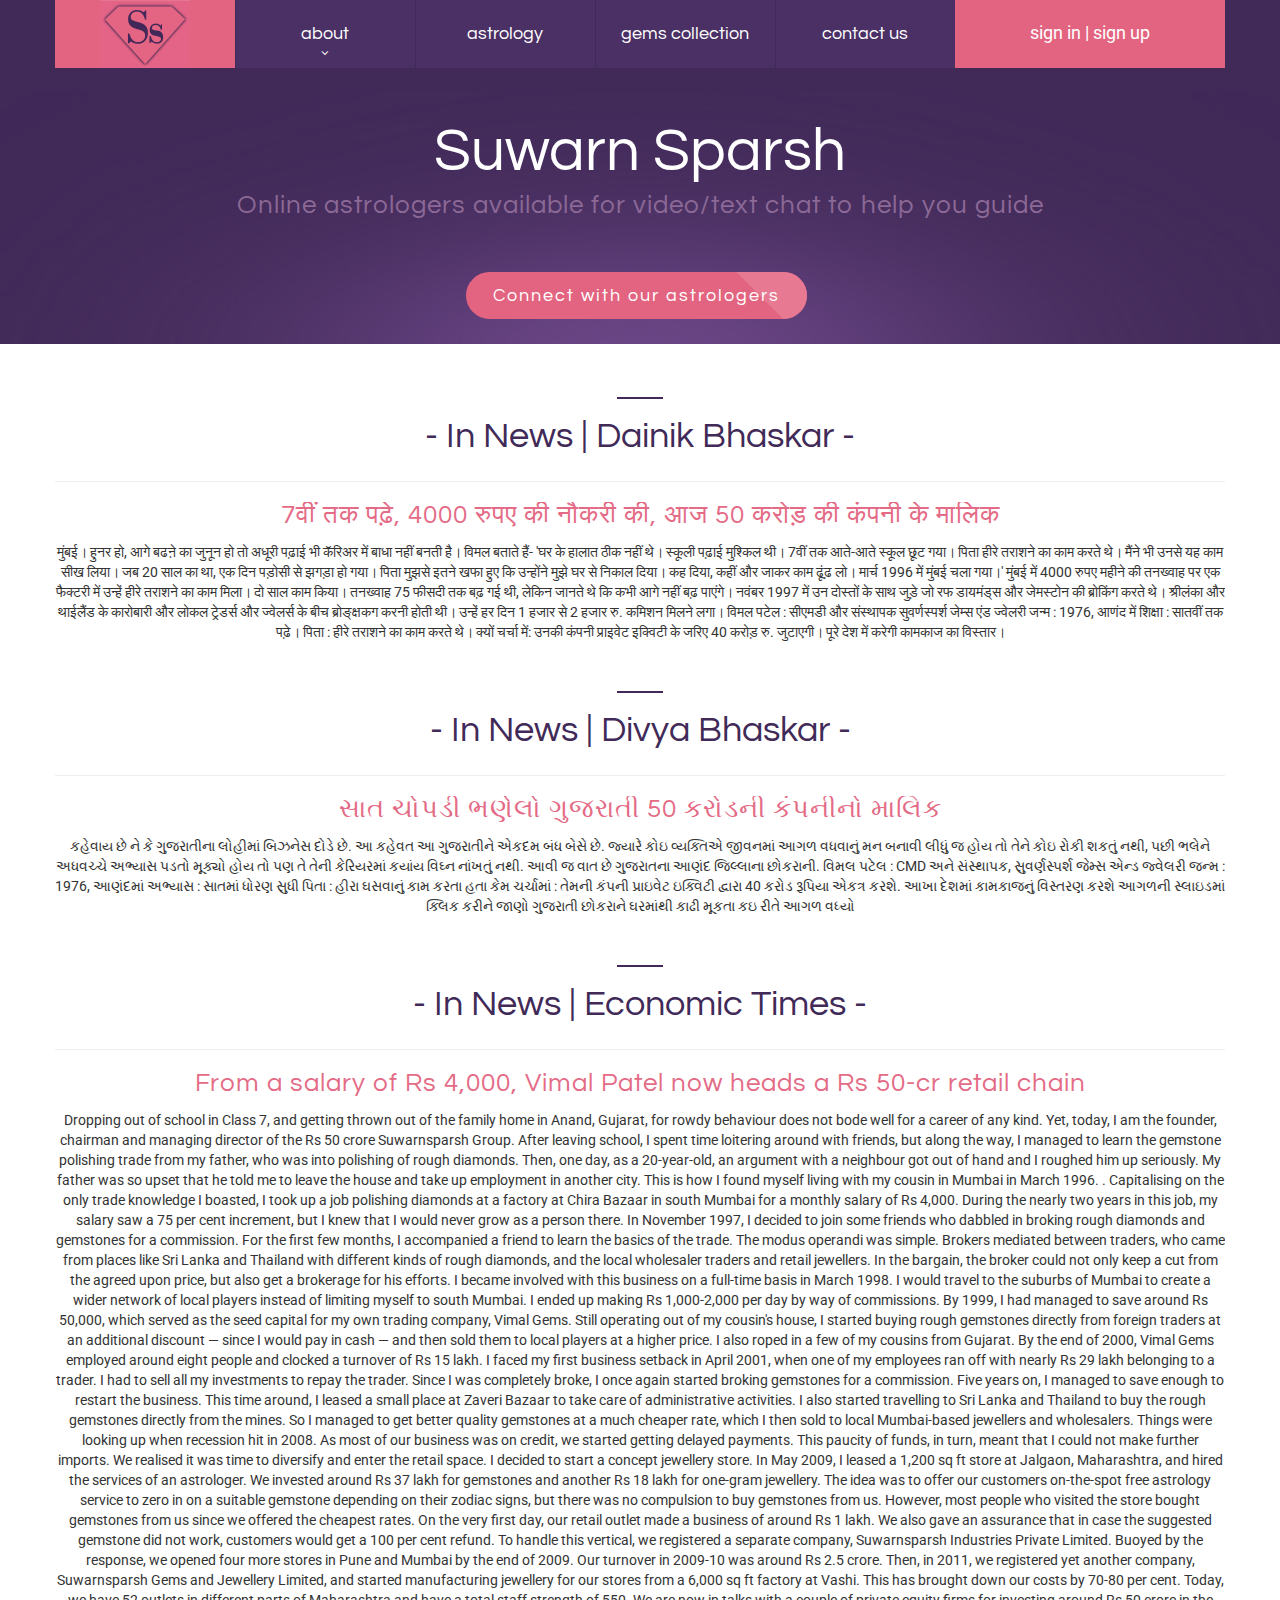
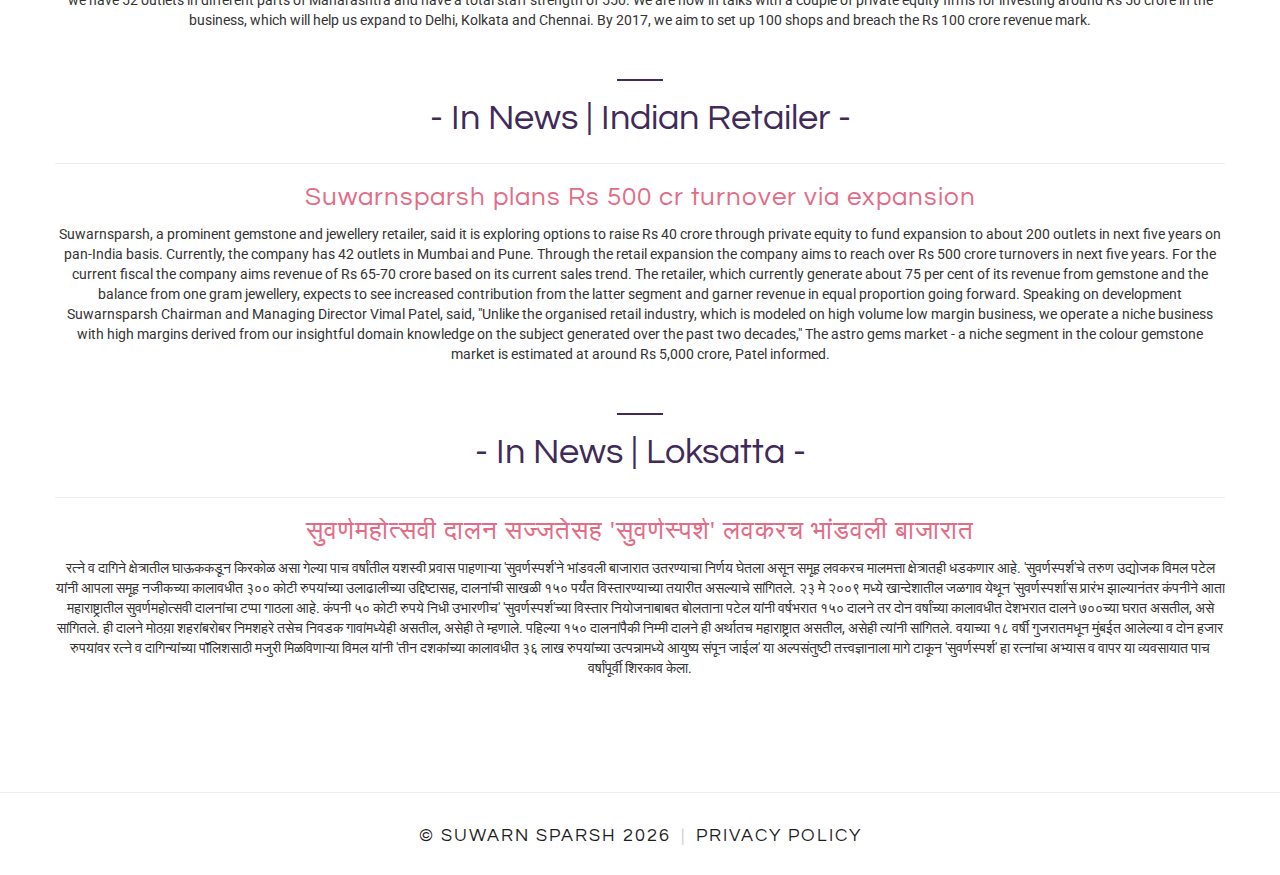
<file: news.html>
<!DOCTYPE html>
<html lang="en">
<head>
<title>News & Events</title>
<meta charset="utf-8">    
<meta name="viewport" content="width=device-width, initial-scale=1.0">
<link rel="icon" href="img/logo.ico" type="image/x-icon">
<link rel="shortcut icon" href="img/logo.ico" type="image/x-icon" />
<meta name="description" content="Your description">
<meta name="keywords" content="Your keywords">
<meta name="author" content="Your name">
<meta name = "format-detection" content = "telephone=no" />
<!--CSS-->
<link rel="stylesheet" href="css/bootstrap.css" >
<link rel="stylesheet" href="css/style.css">
<link rel="stylesheet" href="css/animate.css">
<link rel="stylesheet" href="font-awesome/css/font-awesome.css">
<link rel="stylesheet" type="text/css" href="css/flaticon/flaticon.css"> 
<link rel="stylesheet" type="text/css" href="http://fonts.googleapis.com/css?family=Questrial"> 
<link rel="stylesheet" type="text/css" href="http://fonts.googleapis.com/css?family=Roboto:400,100,300,500,700,900"> 
<link rel="stylesheet" type="text/css" href="css/camera.css">
<!--JS-->
<script src="js/jquery.js"></script>
<script src="js/jquery-migrate-1.2.1.min.js"></script>
<script src="js/jquery.easing.1.3.js"></script>
<script src="js/jquery.mobilemenu.js"></script>
<script src="js/jquery.equalheights.js"></script> 
<script src="js/sForm.js"></script>
<script src="js/jquery.ui.totop.js"></script>
<!--[if (gt IE 9)|!(IE)]><!-->
<script src="js/wow/wow.js"></script>
<script src="js/wow/device.min.js"></script>
<script>
    $(document).ready(function () {       
      if ($('html').hasClass('desktop')) {
        new WOW().init();
      }   
    });
</script>
<!--<![endif]-->

<!--[if lt IE 9]>
    <script src="https://oss.maxcdn.com/libs/html5shiv/3.7.0/html5shiv.js"></script>
    <script src="https://oss.maxcdn.com/libs/respond.js/1.3.0/respond.min.js"></script>

    <div id="ie6-alert" style="width: 100%; text-align:center;">
    <img src="http://beatie6.frontcube.com/images/ie6.jpg" alt="Upgrade IE 6" width="640" height="344" border="0" usemap="#Map" longdesc="http://die6.frontcube.com" />
      <map name="Map" id="Map"><area shape="rect" coords="496,201,604,329" href="http://www.microsoft.com/windows/internet-explorer/default.aspx" target="_blank" alt="Download Interent Explorer" /><area shape="rect" coords="380,201,488,329" href="http://www.apple.com/safari/download/" target="_blank" alt="Download Apple Safari" /><area shape="rect" coords="268,202,376,330" href="http://www.opera.com/download/" target="_blank" alt="Download Opera" /><area shape="rect" coords="155,202,263,330" href="http://www.mozilla.com/" target="_blank" alt="Download Firefox" />
        <area shape="rect" coords="35,201,143,329" href="http://www.google.com/chrome" target="_blank" alt="Download Google Chrome" />
      </map>
  </div>
  <link rel="stylesheet" href="css/ie.css">
  <![endif]-->
</head>
<body>
<div class="main">
    <!--header-->
    <div class="container">
        <header class="clearfix">
            <nav class="navbar navbar-default navbar-static-top tm_navbar clearfix" role="navigation">
            	<div class="navbar-header">
                  <button type="button" class="navbar-toggle" data-toggle="collapse" data-target="#myNavbar">
                    <span class="icon-bar"></span>
                    <span class="icon-bar"></span>
                    <span class="icon-bar"></span> 
                  </button>
                  <a class="navbar-brand visible-xs company-name" href="#">Suwarn Sparsh</a>
                </div>
                <div class="collapse navbar-collapse" id="myNavbar">
                    <ul class="nav navbar-nav sf-menu clearfix">
                        <li class="active"><a href="index.html"><img src="img/logo_short.png" class="img-responsive" /></a></li>
                        <li class="sub-menu"><a href="#">about</a><span class="fa fa-angle-down"></span>
                            <ul class="submenu">
                                <li><a href="profile.html">Company Profile</a></li>
                                <li><a href="news.html">News & Events</a></li>
                                <li><a href="testimonial.html">Testimonials</a></li>
                            </ul>
                        </li>
                        <li><a href="astrology.html">astrology</a></li>
                        <li><a href="gems.html">gems collection</a></li>
                        <li><a href="contact.html">contact us</a></li>
                        <li class="visible-xs"><a href="#" class="login-btn">sign in | sign up</a></li>
                    </ul>
                </div>
            </nav>
            <ul class="follow_icon text-center hidden-xs">
				<li><a href="#" class="login-btn">sign in | sign up</a></li>
            </ul>
        </header>
    </div>
    <div class="logo_box">
        <h1 class="navbar-brand_">Suwarn Sparsh</h1>
        <h4>Online astrologers available for video/text chat to help you guide</h4>
        <a class="login-btn" href="#">Connect with our astrologers</a>
    </div>
</div>
<div id="PopupController" class="modal modal-open fade register-login-lg-md" tabindex="-1" role="dialog" aria-labelledby="myLargeModalLabel" aria-hidden="true">
    <div class="modal-dialog modal-md">
        <div id="signUpDiv" class="modal-content">
            <div class="modal-header">
                <div class="row">
                    <div class="col-md-12">
                        <h1>New User? Sign Up:</h1>
                    </div>
                </div>
            </div>
            <div class="modal-body container-fluid">
                <form id="registerForm" action="/web/register" method="post">
                    <div class="row text-center">
                        <div class="col-md-4 text-right">
                            <span>Username</span>
                        </div>
                        <div class="col-md-6 text-left">
                            <input id="usernameReg" name="username" type="text" />
                        </div>
                    </div>
                    <div class="row text-center">
                        <div class="col-md-4 text-right">
                            <span>Email</span>
                        </div>
                        <div class="col-md-6 text-left">
                            <input type="text" id="emailReg" name="email" />
                        </div>
                    </div>
                    <div class="row text-center">
                        <div class="col-md-4 text-right">
                            <span>Password</span>
                        </div>
                        <div class="col-md-6 text-left">
                            <input type="text" name="password" id="passwordReg" />
                        </div>
                    </div>
                    <div class="row text-center">
                        <div class="col-md-4 text-right">
                            <span>Repeat Password</span>
                        </div>
                        <div class="col-md-6 text-left">
                            <input type="text" id="passwordRegRepeat" />
                        </div>
                    </div>
                    <div class="row text-right">
                        <div class="col-md-10">
                            <a id="alreadyRegistered">Already registered? Please Sign In</a>
                            <input type="submit" value="Sign Up" class="sign-in-btn" />
                        </div>
                    </div>
                </form>
                
                <div class="row">
                    <div class="col-md-8 col-md-offset-2">
                        <div class="dotsandlines">
                            <div class="line"></div>
                            <div class="circle-contain">
                                <div class="circle"><span>Or</span></div>
                            </div>
                            <div class="line"></div>
                        </div>
                    </div>
                </div>
                <div class="row text-center">
                    <div class="col-md-12">
                        <span>Sign In using&nbsp;&nbsp;</span>
                        <button class="fb-login-btn" onclick="fbLogin();"><i class="ion-social-facebook"></i>&nbsp;|&nbsp;Facebook</button><span>&nbsp;or&nbsp;</span>
                        <button class="google-login-btn"><i class="ion-social-google"></i>&nbsp;|&nbsp;Google</button>
                    </div>
                </div>
                <br />
            </div>
            <div class="modal-footer">
                <div class="row text-right">
                    <div class="col-md-12">
                        <a href="#" data-dismiss="modal" aria-hidden="true"><span>Close | X</span></a>
                    </div>
                </div>
            </div>
        </div>

        <div id="loginDiv" class="modal-content">
            <div class="modal-header">
                <div class="row">
                    <div class="col-md-12">
                        <h1>Existing User? Sign in:</h1>
                    </div>
                </div>
            </div>
            <div class="modal-body container-fluid">
                <form id="loginForm" action="/web/login">
                    <div class="row text-center">
                        <div class="col-md-4 text-right">
                            <span>Username</span>
                        </div>
                        <div class="col-md-6 text-left">
                            <input type="text" name="username" id="usernameLogin"/>
                        </div>
                    </div>
                    <div class="row text-center">
                        <div class="col-md-4 text-right">
                            <span>Password</span>
                        </div>
                        <div class="col-md-6 text-left">
                            <input type="password" name="password" id="passwordLogin"/>
                        </div>
                    </div>
                    <div class="row text-center">	
                        <div class="col-md-8 col-md-offset-2">                    	 
                            <div id="msgbox">
                            </div>
                        </div>
                    </div>
                    <div class="row text-right">
                        <div class="col-md-10">
                            <a id="notRegistered">Not registered? Please Sign Up</a>
	                            <input type="button" id="SignInBtn" value="Sign In" class="sign-in-btn" />
                        </div>
                    </div>
                </form>
                <div class="row">
                    <div class="col-md-8 col-md-offset-2">
                        <div class="dotsandlines">
                            <div class="line"></div>
                            <div class="circle-contain">
                                <div class="circle"><span>Or</span></div>
                            </div>
                            <div class="line"></div>
                        </div>
                    </div>
                </div>
                <div class="row text-center">
                    <div class="col-md-12">
                        <span>Sign In using&nbsp;&nbsp;</span>
                        <button class="fb-login-btn" onclick="fbLogin();"><i class="fa fa-facebook"></i>&nbsp;|&nbsp;Facebook</button><span>&nbsp;or&nbsp;</span>
                        <button class="google-login-btn"><i class="fa fa-google"></i>&nbsp;|&nbsp;Google</button>
                    </div>
                </div>
                <br />
            </div>
            <div class="modal-footer">
                <div class="row text-right">
                    <div class="col-md-12">
                        <a href="#" data-dismiss="modal" aria-hidden="true"><span>Close | X</span></a>
                    </div>
                </div>
            </div>
        </div>
    </div>
</div>
<div class="content indent"> 
    <div class="thumb-box7">
        <div class="container">
            <h2 class="indent">- In News | Dainik Bhaskar -</h2>
            <hr>
            <div class="row">
                <div class="col-lg-12 col-md-12 col-sm-12 fadeInUp">
                    <div class="thumb-pad4 indent">
                        <div class="thumbnail">
                            <div class="caption">
                            	<h4>7वीं तक पढ़े, 4000 रुपए की नौकरी की, आज 50 करोड़ की कंपनी के मालिक</h4>
                                <p>
मुंबई। हुनर हो, आगे बढऩे का जुनून हो तो अधूरी पढ़ाई भी कॅरिअर में बाधा नहीं बनती है। विमल बताते हैं- 'घर के हालात ठीक नहीं थे। स्कूली पढ़ाई मुश्किल थी। 7वीं तक आते-आते स्कूल छूट गया। पिता हीरे तराशने का काम करते थे। मैंने भी उनसे यह काम सीख लिया। जब 20 साल का था, एक दिन पड़ोसी से झगड़ा हो गया। पिता मुझसे इतने खफा हुए कि उन्होंने मुझे घर से निकाल दिया। कह दिया, कहीं और जाकर काम ढूंढ़ लो। मार्च 1996 में मुंबई चला गया।'

मुंबई में 4000 रुपए महीने की तनख्वाह पर एक फैक्टरी में उन्हें हीरे तराशने का काम मिला। दो साल काम किया। तनख्वाह 75 फीसदी तक बढ़ गई थी, लेकिन जानते थे कि कभी आगे नहीं बढ़ पाएंगे। नवंबर 1997 में उन दोस्तों के साथ जुड़े जो रफ डायमंड्स और जेमस्टोन की ब्रोकिंग करते थे। श्रीलंका और थाईलैंड के कारोबारी और लोकल ट्रेडर्स और ज्वेलर्स के बीच ब्रोङ्क्षकग करनी होती थी। उन्हें हर दिन 1 हजार से 2 हजार रु. कमिशन मिलने लगा।

विमल पटेल : सीएमडी और संस्थापक सुवर्णस्पर्श जेम्स एंड ज्वेलरी

जन्म : 1976, आणंद में

शिक्षा : सातवीं तक पढ़े।

पिता : हीरे तराशने का काम करते थे।

क्यों चर्चा में:  उनकी कंपनी प्राइवेट इक्विटी के जरिए 40 करोड़ रु. जुटाएगी। पूरे देश में करेगी कामकाज का विस्तार।</p>
                            </div>  
                        </div>
                    </div>
                </div>
            </div>
            <h2 class="indent">- In News | Divya Bhaskar -</h2>
            <hr>
            <div class="row">
                <div class="col-lg-12 col-md-12 col-sm-12 fadeInUp">
                    <div class="thumb-pad4 indent">
                        <div class="thumbnail">
                            <div class="caption">
                            	<h4>સાત ચોપડી ભણેલો ગુજરાતી 50 કરોડની કંપનીનો માલિક</h4>
                                <p>
કહેવાય છે ને કે ગુજરાતીના લોહીમાં બિઝનેસ દોડે છે. આ કહેવત આ ગુજરાતીને એકદમ બંધ બેસે છે. જ્યારે કોઇ વ્યક્તિએ જીવનમાં આગળ વધવાનું મન બનાવી લીધું જ હોય તો તેને કોઇ રોકી શકતું નથી, પછી ભલેને અધવચ્ચે અભ્યાસ પડતો મૂક્યો હોય તો પણ તે તેની કેરિયરમાં કયાંય વિઘ્ન નાંખતું નથી. આવી જ વાત છે ગુજરાતના આણંદ જિલ્લાના છોકરાની.

વિમલ પટેલ : CMD અને સંસ્થાપક, સુવર્ણસ્પર્શ જેમ્સ એન્ડ જ્વેલરી
જન્મ : 1976, આણંદમાં
અભ્યાસ : સાતમાં ધોરણ સુધી
પિતા : હીરા ઘસવાનું કામ કરતા હતા
કેમ ચર્ચામાં : તેમની કંપની પ્રાઇવેટ ઇક્વિટી દ્વારા 40 કરોડ રૂપિયા એકત્ર કરશે. આખા દેશમાં કામકાજનું વિસ્તરણ કરશે

આગળની સ્લાઇડમાં ક્લિક કરીને જાણો ગુજરાતી છોકરાને ઘરમાંથી કાઢી મૂકતા કઇ રીતે આગળ વધ્યો</p>
                            </div>  
                        </div>
                    </div>
                </div>
            </div>
            <h2 class="indent">- In News | Economic Times -</h2>
            <hr>
            <div class="row">
                <div class="col-lg-12 col-md-12 col-sm-12 fadeInUp">
                    <div class="thumb-pad4 indent">
                        <div class="thumbnail">
                            <div class="caption">
                            	<h4>From a salary of Rs 4,000, Vimal Patel now heads a Rs 50-cr retail chain</h4>
                                <p>Dropping out of school in Class 7, and getting thrown out of the family home in Anand, Gujarat, for rowdy behaviour does not bode well for a career of any kind. Yet, today, I am the founder, chairman and managing      director of the Rs 50 crore Suwarnsparsh Group.

 After leaving school, I spent time loitering around with friends, but along the way, I managed to learn the gemstone  polishing trade from my father, who was into polishing of rough diamonds. Then, one day, as a 20-year-old, an  argument with a neighbour got out of hand and I roughed him up seriously. My father was so upset that he told me to leave the house and take up employment in another city. This is how I found myself living with my cousin in Mumbai in March 1996.
.


Capitalising on the only trade knowledge I boasted, I took up a job polishing diamonds at a factory at Chira Bazaar in south Mumbai for a monthly salary of Rs 4,000. During the nearly two years in this job, my salary saw a 75 per cent increment, but I knew that I would never grow as a person there.

In November 1997, I decided to join some friends who dabbled in broking rough diamonds and gemstones for a commission. For the first few months, I accompanied a friend to learn the basics of the trade. The modus operandi was simple. Brokers mediated between traders, who came from places like Sri Lanka and Thailand with different kinds of rough diamonds, and the local wholesaler traders and retail jewellers. In the bargain, the broker could not only keep a cut from the agreed upon price, but also get a brokerage for his efforts.

I became involved with this business on a full-time basis in March 1998. I would travel to the suburbs of Mumbai to create a wider network of local players instead of limiting myself to south Mumbai. I ended up making Rs 1,000-2,000 per day by way of commissions. By 1999, I had managed to save around Rs 50,000, which served as the seed capital for my own trading company, Vimal Gems.

Still operating out of my cousin's house, I started buying rough gemstones directly from foreign traders at an additional discount — since I would pay in cash — and then sold them to local players at a higher price. I also roped in a few of my cousins from Gujarat. By the end of 2000, Vimal Gems employed around eight people and clocked a turnover of Rs 15 lakh.

  I faced my first business setback in April 2001, when one of my employees ran off with nearly Rs 29 lakh belonging to a trader. I had to sell all my investments to repay the trader. Since I was completely broke, I once again started broking gemstones for a commission. Five years on, I managed to save enough to restart the business. This time around, I leased a small place at Zaveri Bazaar to take care of administrative activities. I also started travelling to Sri Lanka and Thailand to buy the rough gemstones directly from the mines. So I managed to get better quality gemstones at a much cheaper rate, which I then sold to local Mumbai-based jewellers and wholesalers.

Things were looking up when recession hit in 2008. As most of our business was on credit, we started getting delayed payments. This paucity of funds, in turn, meant that I could not make further imports. We realised it was time to diversify and enter the retail space. I decided to start a concept jewellery store.

In May 2009, I leased a 1,200 sq ft store at Jalgaon, Maharashtra, and hired the services of an astrologer. We invested around Rs 37 lakh for gemstones and another Rs 18 lakh for one-gram jewellery. The idea was to offer our customers on-the-spot free astrology service to zero in on a suitable gemstone depending on their zodiac signs, but there was no compulsion to buy gemstones from us. However, most people who visited the store bought gemstones from us since we offered the cheapest rates.

On the very first day, our retail outlet made a business of around Rs 1 lakh. We also gave an assurance that in case the suggested gemstone did not work, customers would get a 100 per cent refund. To handle this vertical, we registered a separate company, Suwarnsparsh Industries Private Limited.

Buoyed by the response, we opened four more stores in Pune and Mumbai by the end of 2009. Our turnover in 2009-10 was around Rs 2.5 crore. Then, in 2011, we registered yet another company, Suwarnsparsh Gems and Jewellery Limited, and started manufacturing jewellery for our stores from a 6,000 sq ft factory at Vashi. This has brought down our costs by 70-80 per cent.

Today, we have 52 outlets in different parts of Maharashtra and have a total staff strength of 550. We are now in talks with a couple of private equity firms for investing around Rs 50 crore in the business, which will help us expand to Delhi, Kolkata and Chennai. By 2017, we aim to set up 100 shops and breach the Rs 100 crore revenue mark.</p>
                            </div>  
                        </div>
                    </div>
                </div>
            </div>
            <h2 class="indent">- In News | Indian Retailer -</h2>
            <hr>
            <div class="row">
                <div class="col-lg-12 col-md-12 col-sm-12 fadeInUp">
                    <div class="thumb-pad4 indent">
                        <div class="thumbnail">
                            <div class="caption">
                            	<h4>Suwarnsparsh plans Rs 500 cr turnover via expansion</h4>
                                <p>Suwarnsparsh, a prominent gemstone and jewellery retailer, said it is exploring options to raise Rs 40 crore through private equity to fund expansion to about 200 outlets in next five years on pan-India basis. Currently, the company has 42 outlets in Mumbai and Pune. Through the retail expansion the company aims to reach over Rs 500 crore turnovers in next five years. For the current fiscal the company aims  revenue of Rs 65-70 crore based on its current sales trend.

The retailer, which currently generate about 75 per cent of its revenue from gemstone and the balance from one gram jewellery, expects to see increased contribution from the latter segment and garner revenue in equal proportion going forward.
Speaking on development Suwarnsparsh Chairman and Managing Director Vimal Patel, said, "Unlike the organised retail industry, which is modeled on high volume low margin business, we operate a niche business with high margins derived from our insightful domain knowledge on the subject generated over the past two decades,"
The astro gems market - a niche segment in the colour gemstone market is estimated at around Rs 5,000 crore, Patel informed.</p>
                            </div>  
                        </div>
                    </div>
                </div>
            </div>
            <h2 class="indent">- In News | Loksatta -</h2>
            <hr>
            <div class="row">
                <div class="col-lg-12 col-md-12 col-sm-12 fadeInUp">
                    <div class="thumb-pad4 indent">
                        <div class="thumbnail">
                            <div class="caption">
                            	<h4>सुवर्णमहोत्सवी दालन सज्जतेसह 'सुवर्णस्पर्श' लवकरच भांडवली बाजारात</h4>
                                <p>रत्ने व दागिने क्षेत्रातील घाऊककडून किरकोळ असा गेल्या पाच वर्षांतील यशस्वी प्रवास पाहणाऱ्या 'सुवर्णस्पर्श'ने भांडवली बाजारात उतरण्याचा निर्णय घेतला असून समूह लवकरच मालमत्ता क्षेत्रातही धडकणार आहे.
'सुवर्णस्पर्श'चे तरुण उद्योजक विमल पटेल यांनी आपला समूह नजीकच्या कालावधीत ३०० कोटी रुपयांच्या उलाढालीच्या उद्दिष्टासह, दालनांची साखळी १५० पर्यंत विस्तारण्याच्या तयारीत असल्याचे सांगितले.
२३ मे २००९ मध्ये खान्देशातील जळगाव येथून 'सुवर्णस्पर्शा'स प्रारंभ झाल्यानंतर कंपनीने आता महाराष्ट्रातील सुवर्णमहोत्सवी दालनांचा टप्पा गाठला आहे. कंपनी ५० कोटी रुपये निधी उभारणीच' 'सुवर्णस्पर्श'च्या विस्तार नियोजनाबाबत बोलताना पटेल यांनी वर्षभरात १५० दालने तर दोन वर्षांच्या कालावधीत देशभरात दालने ७००च्या घरात असतील, असे सांगितले. ही दालने मोठय़ा शहरांबरोबर निमशहरे तसेच निवडक गावांमध्येही असतील, असेही ते म्हणाले. पहिल्या १५० दालनांपैकी निम्मी दालने ही अर्थातच महाराष्ट्रात असतील, असेही त्यांनी सांगितले.
वयाच्या १८ वर्षी गुजरातमधून मुंबईत आलेल्या व दोन हजार रुपयांवर रत्ने व दागिन्यांच्या पॉलिशसाठी मजुरी मिळविणाऱ्या विमल यांनी 'तीन दशकांच्या कालावधीत ३६ लाख रुपयांच्या उत्पन्नामध्ये आयुष्य संपून जाईल' या अल्पसंतुष्टी तत्त्वज्ञानाला मागे टाकून 'सुवर्णस्पर्श' हा रत्नांचा अभ्यास व वापर या व्यवसायात पाच वर्षांपूर्वी शिरकाव केला.</p>
                            </div>  
                        </div>
                    </div>
                </div>
            </div>
        </div>
    </div>
</div>
<!--footer-->
<footer> 
    <hr>
    <div class="container">
        <!--<figure><img src="img/foo_logo.png" alt=""></figure>-->
        <p>&copy; Suwarn Sparsh <em id="copyright-year"></em> <span>|</span> <a href="index-5.html">Privacy Policy</a></p>
    </div>
</footer>
<a href="#" id="toTop" class="fa fa-arrow-circle-up" style="display: inline;"></a>
<script src="js/bootstrap.min.js"></script>
<script src="js/tm-scripts.js"></script>
</body>
</html>
</file>
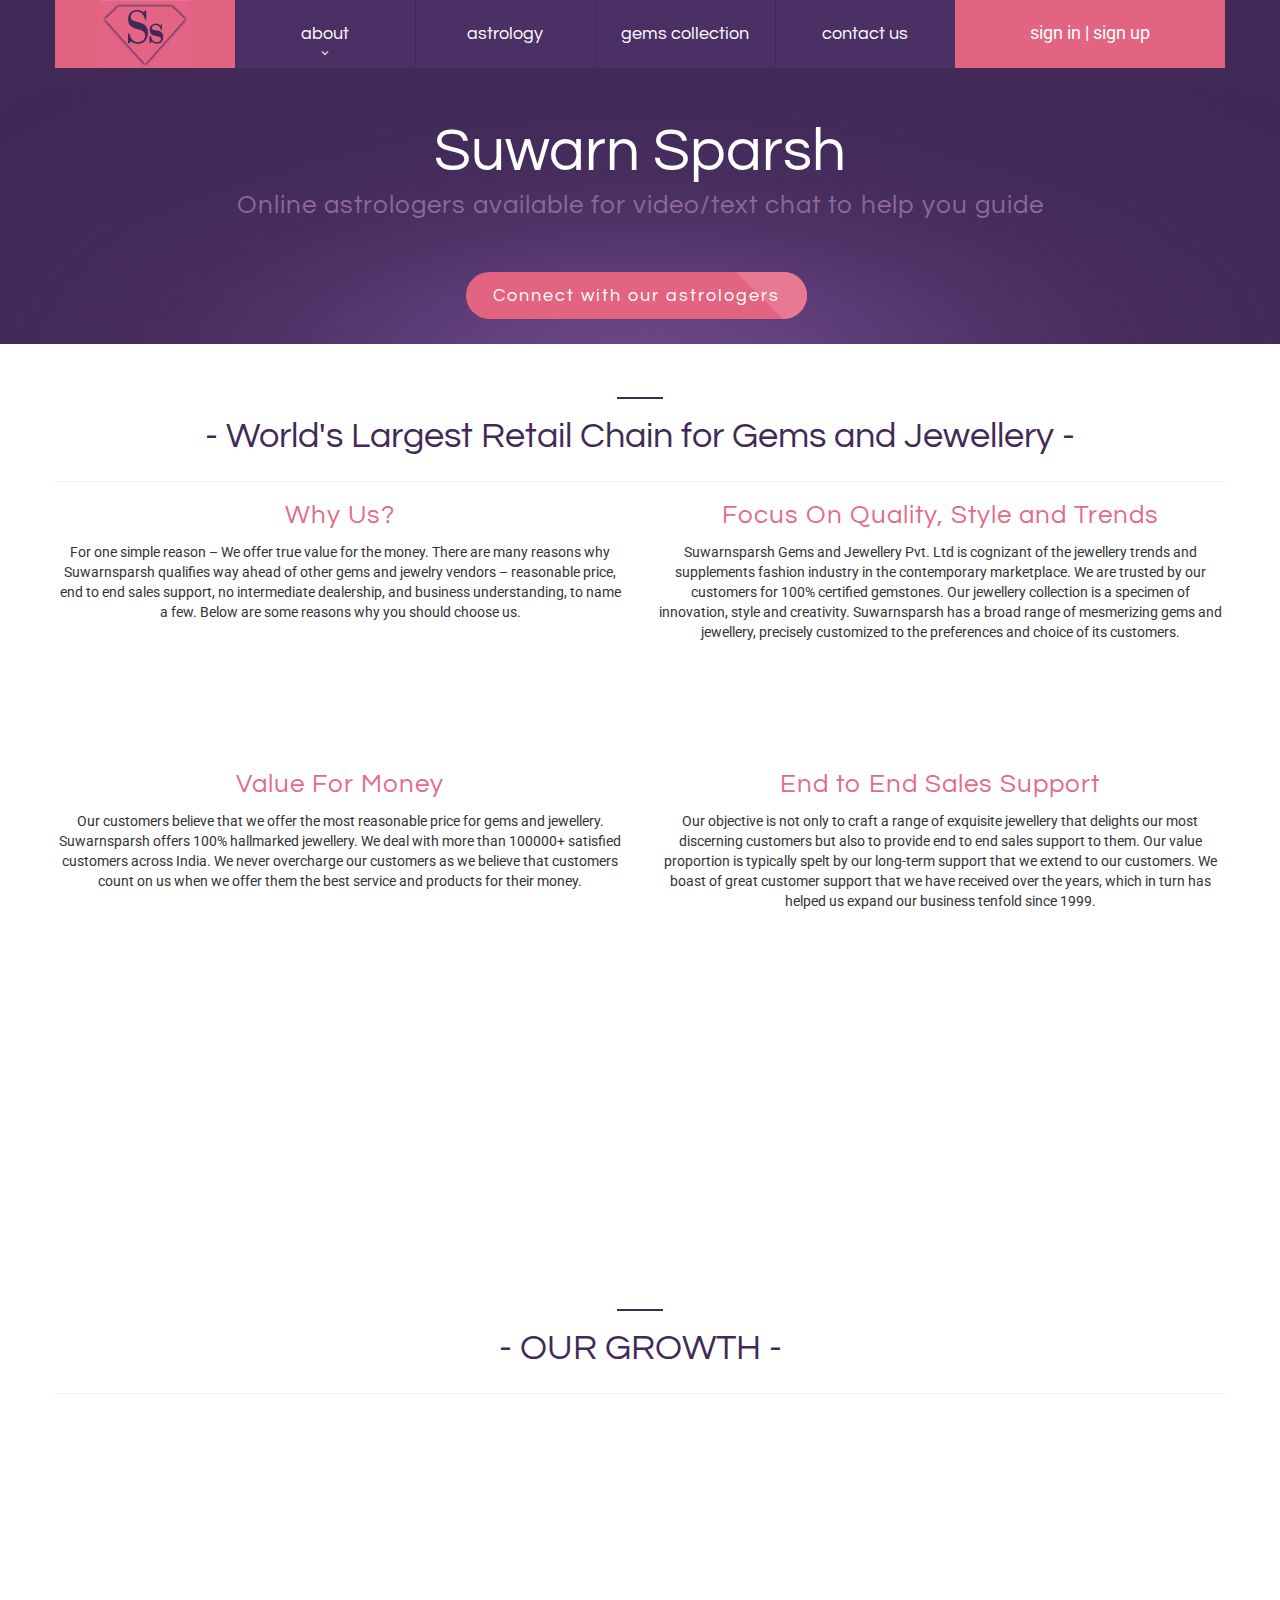
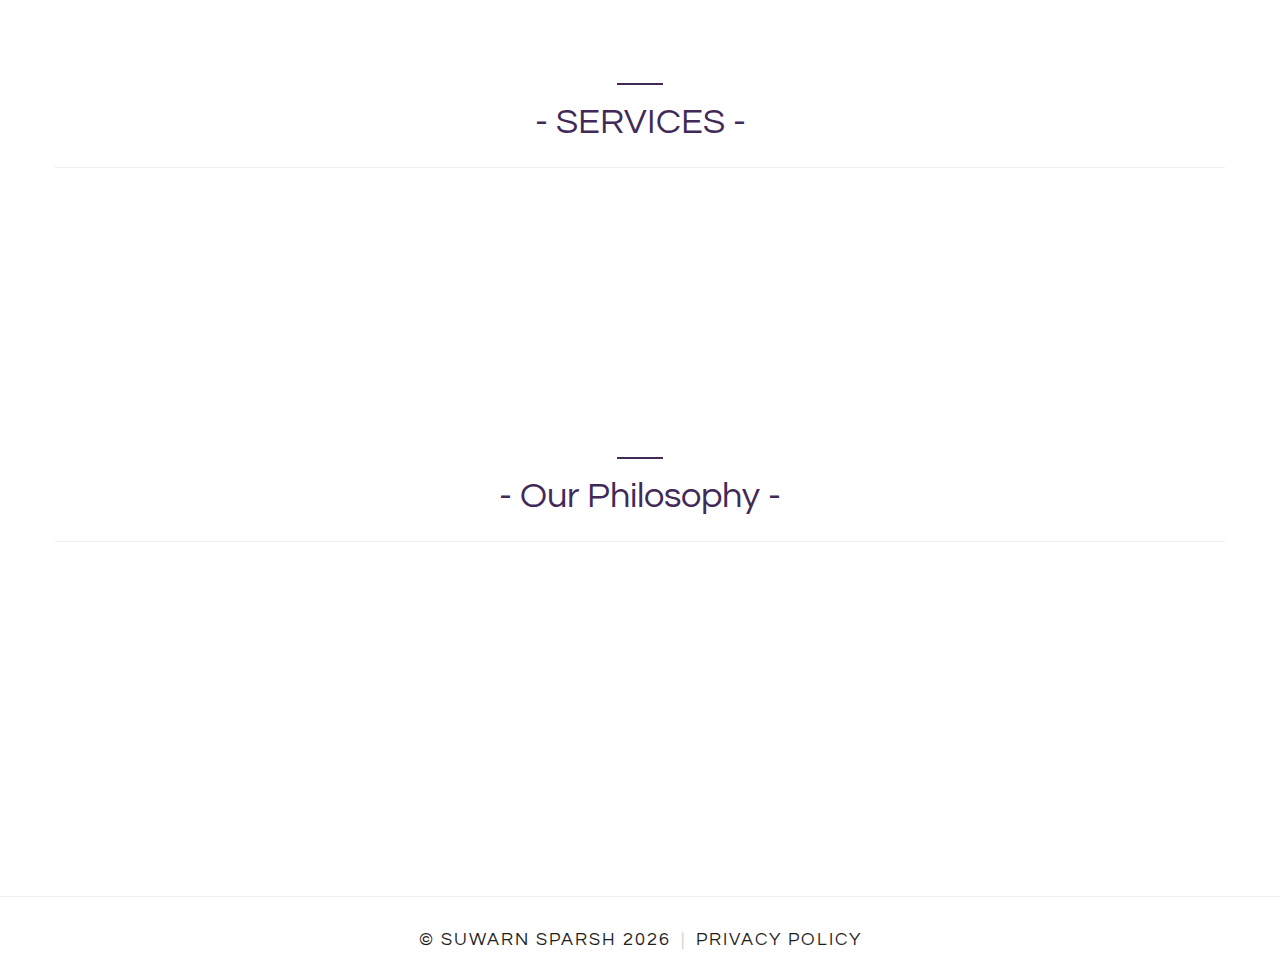
<file: profile.html>
<!DOCTYPE html>
<html lang="en">
<head>
<title>Company Profile</title>
<meta charset="utf-8">    
<meta name="viewport" content="width=device-width, initial-scale=1.0">
<link rel="icon" href="img/logo.ico" type="image/x-icon">
<link rel="shortcut icon" href="img/logo.ico" type="image/x-icon" />
<meta name="description" content="Your description">
<meta name="keywords" content="Your keywords">
<meta name="author" content="Your name">
<meta name = "format-detection" content = "telephone=no" />
<!--CSS-->
<link rel="stylesheet" href="css/bootstrap.css" >
<link rel="stylesheet" href="css/style.css">
<link rel="stylesheet" href="css/animate.css">
<link rel="stylesheet" href="font-awesome/css/font-awesome.css">
<link rel="stylesheet" type="text/css" href="css/flaticon/flaticon.css"> 
<link rel="stylesheet" type="text/css" href="http://fonts.googleapis.com/css?family=Questrial"> 
<link rel="stylesheet" type="text/css" href="http://fonts.googleapis.com/css?family=Roboto:400,100,300,500,700,900"> 
<link rel="stylesheet" type="text/css" href="css/camera.css">
<!--JS-->
<script src="js/jquery.js"></script>
<script src="js/jquery-migrate-1.2.1.min.js"></script>
<script src="js/jquery.easing.1.3.js"></script>
<script src="js/jquery.mobilemenu.js"></script>
<script src="js/jquery.equalheights.js"></script> 
<script src="js/sForm.js"></script>
<script src="js/jquery.ui.totop.js"></script>
<!--[if (gt IE 9)|!(IE)]><!-->
<script src="js/wow/wow.js"></script>
<script src="js/wow/device.min.js"></script>
<script>
    $(document).ready(function () {       
      if ($('html').hasClass('desktop')) {
        new WOW().init();
      }   
    });
</script>
<!--<![endif]-->

<!--[if lt IE 9]>
    <script src="https://oss.maxcdn.com/libs/html5shiv/3.7.0/html5shiv.js"></script>
    <script src="https://oss.maxcdn.com/libs/respond.js/1.3.0/respond.min.js"></script>

    <div id="ie6-alert" style="width: 100%; text-align:center;">
    <img src="http://beatie6.frontcube.com/images/ie6.jpg" alt="Upgrade IE 6" width="640" height="344" border="0" usemap="#Map" longdesc="http://die6.frontcube.com" />
      <map name="Map" id="Map"><area shape="rect" coords="496,201,604,329" href="http://www.microsoft.com/windows/internet-explorer/default.aspx" target="_blank" alt="Download Interent Explorer" /><area shape="rect" coords="380,201,488,329" href="http://www.apple.com/safari/download/" target="_blank" alt="Download Apple Safari" /><area shape="rect" coords="268,202,376,330" href="http://www.opera.com/download/" target="_blank" alt="Download Opera" /><area shape="rect" coords="155,202,263,330" href="http://www.mozilla.com/" target="_blank" alt="Download Firefox" />
        <area shape="rect" coords="35,201,143,329" href="http://www.google.com/chrome" target="_blank" alt="Download Google Chrome" />
      </map>
  </div>
  <link rel="stylesheet" href="css/ie.css">
  <![endif]-->
</head>
<body>
<div class="main">
    <!--header-->
    <div class="container">
        <header class="clearfix">
            <nav class="navbar navbar-default navbar-static-top tm_navbar clearfix" role="navigation">
            	<div class="navbar-header">
                  <button type="button" class="navbar-toggle" data-toggle="collapse" data-target="#myNavbar">
                    <span class="icon-bar"></span>
                    <span class="icon-bar"></span>
                    <span class="icon-bar"></span> 
                  </button>
                  <a class="navbar-brand visible-xs company-name" href="#">Suwarn Sparsh</a>
                </div>
                <div class="collapse navbar-collapse" id="myNavbar">
                    <ul class="nav navbar-nav sf-menu clearfix">
                        <li class="active"><a href="index.html"><img src="img/logo_short.png" class="img-responsive" /></a></li>
                        <li class="sub-menu"><a href="#">about</a><span class="fa fa-angle-down"></span>
                            <ul class="submenu">
                                <li><a href="profile.html">Company Profile</a></li>
                                <li><a href="news.html">News & Events</a></li>
                                <li><a href="testimonial.html">Testimonials</a></li>
                            </ul>
                        </li>
                        <li><a href="astrology.html">astrology</a></li>
                        <li><a href="gems.html">gems collection</a></li>
                        <li><a href="contact.html">contact us</a></li>
                        <li class="visible-xs"><a href="#" class="login-btn">sign in | sign up</a></li>
                    </ul>
                </div>
            </nav>
            <ul class="follow_icon text-center hidden-xs">
				<li><a href="#" class="login-btn">sign in | sign up</a></li>
            </ul>
        </header>
    </div>
    <div class="logo_box">
        <h1 class="navbar-brand_">Suwarn Sparsh</h1>
        <h4>Online astrologers available for video/text chat to help you guide</h4>
        <a class="login-btn" href="#">Connect with our astrologers</a>
    </div>
</div>
<div id="PopupController" class="modal modal-open fade register-login-lg-md" tabindex="-1" role="dialog" aria-labelledby="myLargeModalLabel" aria-hidden="true">
    <div class="modal-dialog modal-md">
        <div id="signUpDiv" class="modal-content">
            <div class="modal-header">
                <div class="row">
                    <div class="col-md-12">
                        <h1>New User? Sign Up:</h1>
                    </div>
                </div>
            </div>
            <div class="modal-body container-fluid">
                <form id="registerForm" action="/web/register" method="post">
                    <div class="row text-center">
                        <div class="col-md-4 text-right">
                            <span>Username</span>
                        </div>
                        <div class="col-md-6 text-left">
                            <input id="usernameReg" name="username" type="text" />
                        </div>
                    </div>
                    <div class="row text-center">
                        <div class="col-md-4 text-right">
                            <span>Email</span>
                        </div>
                        <div class="col-md-6 text-left">
                            <input type="text" id="emailReg" name="email" />
                        </div>
                    </div>
                    <div class="row text-center">
                        <div class="col-md-4 text-right">
                            <span>Password</span>
                        </div>
                        <div class="col-md-6 text-left">
                            <input type="text" name="password" id="passwordReg" />
                        </div>
                    </div>
                    <div class="row text-center">
                        <div class="col-md-4 text-right">
                            <span>Repeat Password</span>
                        </div>
                        <div class="col-md-6 text-left">
                            <input type="text" id="passwordRegRepeat" />
                        </div>
                    </div>
                    <div class="row text-right">
                        <div class="col-md-10">
                            <a id="alreadyRegistered">Already registered? Please Sign In</a>
                            <input type="submit" value="Sign Up" class="sign-in-btn" />
                        </div>
                    </div>
                </form>
                
                <div class="row">
                    <div class="col-md-8 col-md-offset-2">
                        <div class="dotsandlines">
                            <div class="line"></div>
                            <div class="circle-contain">
                                <div class="circle"><span>Or</span></div>
                            </div>
                            <div class="line"></div>
                        </div>
                    </div>
                </div>
                <div class="row text-center">
                    <div class="col-md-12">
                        <span>Sign In using&nbsp;&nbsp;</span>
                        <button class="fb-login-btn" onclick="fbLogin();"><i class="ion-social-facebook"></i>&nbsp;|&nbsp;Facebook</button><span>&nbsp;or&nbsp;</span>
                        <button class="google-login-btn"><i class="ion-social-google"></i>&nbsp;|&nbsp;Google</button>
                    </div>
                </div>
                <br />
            </div>
            <div class="modal-footer">
                <div class="row text-right">
                    <div class="col-md-12">
                        <a href="#" data-dismiss="modal" aria-hidden="true"><span>Close | X</span></a>
                    </div>
                </div>
            </div>
        </div>

        <div id="loginDiv" class="modal-content">
            <div class="modal-header">
                <div class="row">
                    <div class="col-md-12">
                        <h1>Existing User? Sign in:</h1>
                    </div>
                </div>
            </div>
            <div class="modal-body container-fluid">
                <form id="loginForm" action="/web/login">
                    <div class="row text-center">
                        <div class="col-md-4 text-right">
                            <span>Username</span>
                        </div>
                        <div class="col-md-6 text-left">
                            <input type="text" name="username" id="usernameLogin"/>
                        </div>
                    </div>
                    <div class="row text-center">
                        <div class="col-md-4 text-right">
                            <span>Password</span>
                        </div>
                        <div class="col-md-6 text-left">
                            <input type="password" name="password" id="passwordLogin"/>
                        </div>
                    </div>
                    <div class="row text-center">	
                        <div class="col-md-8 col-md-offset-2">                    	 
                            <div id="msgbox">
                            </div>
                        </div>
                    </div>
                    <div class="row text-right">
                        <div class="col-md-10">
                            <a id="notRegistered">Not registered? Please Sign Up</a>
	                            <input type="button" id="SignInBtn" value="Sign In" class="sign-in-btn" />
                        </div>
                    </div>
                </form>
                <div class="row">
                    <div class="col-md-8 col-md-offset-2">
                        <div class="dotsandlines">
                            <div class="line"></div>
                            <div class="circle-contain">
                                <div class="circle"><span>Or</span></div>
                            </div>
                            <div class="line"></div>
                        </div>
                    </div>
                </div>
                <div class="row text-center">
                    <div class="col-md-12">
                        <span>Sign In using&nbsp;&nbsp;</span>
                        <button class="fb-login-btn" onclick="fbLogin();"><i class="fa fa-facebook"></i>&nbsp;|&nbsp;Facebook</button><span>&nbsp;or&nbsp;</span>
                        <button class="google-login-btn"><i class="fa fa-google"></i>&nbsp;|&nbsp;Google</button>
                    </div>
                </div>
                <br />
            </div>
            <div class="modal-footer">
                <div class="row text-right">
                    <div class="col-md-12">
                        <a href="#" data-dismiss="modal" aria-hidden="true"><span>Close | X</span></a>
                    </div>
                </div>
            </div>
        </div>
    </div>
</div>
<div class="content indent"> 
    <div class="thumb-box7">
        <div class="container">
            <h2 class="indent">- World's Largest Retail Chain for Gems and Jewellery -</h2>
            <hr>
            <div class="row">
                <div class="col-lg-6 col-md-6 col-sm-6 maxheight wow fadeInUp">
                    <div class="thumb-pad4 indent">
                        <div class="thumbnail">
                            <div class="caption">
                                <h4>Why Us?</h4>
                                <p>For one simple reason – We offer true value for the money. There are many reasons why Suwarnsparsh qualifies way ahead of other gems and jewelry vendors – reasonable price, end to end sales support, no intermediate dealership, and business understanding, to name a few. Below are some reasons why you should choose us.</p>
                            </div>  
                        </div>
                    </div>
                </div>
                <div class="col-lg-6 col-md-6 col-sm-6 maxheight wow fadeInUp">
                    <div class="thumb-pad4 indent">
                        <div class="thumbnail">
                            <div class="caption">
                                <h4>Focus On Quality, Style and Trends</h4>
                                <p>Suwarnsparsh Gems and Jewellery Pvt. Ltd is cognizant of the jewellery trends and supplements fashion industry in the contemporary marketplace.  We are trusted by our customers for 100% certified gemstones. Our jewellery collection is a specimen of innovation, style and creativity.  Suwarnsparsh has a broad range of mesmerizing gems and jewellery, precisely customized to the preferences and choice of its customers.</p>
                            </div>  
                        </div>
                    </div>
                </div>
                <div class="col-lg-6 col-md-6 col-sm-6 maxheight wow fadeInUp">
                    <div class="thumb-pad4 indent">
                        <div class="thumbnail">
                            <div class="caption">
                                <h4>Value For Money</h4>
                                <p>Our customers believe that we offer the most reasonable price for gems and jewellery. Suwarnsparsh offers 100% hallmarked jewellery.  We deal with more than 100000+ satisfied customers across India. We never overcharge our customers as we believe that customers count on us when we offer them the best service and products for their money.</p>
                            </div>  
                        </div>
                    </div>
                </div>
                <div class="col-lg-6 col-md-6 col-sm-6 maxheight wow fadeInUp">
                    <div class="thumb-pad4 indent">
                        <div class="thumbnail">
                            <div class="caption">
                                <h4>End to End Sales Support</h4>
                                <p>Our objective is not only to craft a range of exquisite jewellery that delights our most discerning customers but also to provide end to end sales support to them. Our value proportion is typically spelt by our long-term support that we extend to our customers. We boast of great customer support that we have received over the years, which in turn has helped us expand our business tenfold since 1999.</p>
                            </div>  
                        </div>
                    </div>
                </div>
                <div class="col-lg-6 col-md-6 col-sm-6 maxheight wow fadeInUp">
                    <div class="thumb-pad4 indent">
                        <div class="thumbnail">
                            <div class="caption">
                                <h4>Free Consultancy</h4>
                                <p>With over 25 years of experience in consulting various businessmen, bureaucrats and politicians, we offer completely free consultancy by renowned astrologers to all our customers, leading them to choose the best suited products for them.</p>
                            </div>  
                        </div>
                    </div>
                </div>
                <div class="col-lg-6 col-md-6 col-sm-6 maxheight wow fadeInUp">
                    <div class="thumb-pad4 indent">
                        <div class="thumbnail">
                            <div class="caption">
                                <h4>Diversified Portfolio</h4>
                                <p>We have a diversified product portfolio and offer 100% authentic gems and jewellery. Some of our best selling precious stones are Blue Sapphire, Yellow Sapphire, Corel, Yellow Topaz, Ruby, Cat's Eye, Emerald Pearl. We also deal in semi- precious stones, and some of our customers’ favorites are Topaz, Turquoise, Tourmaline, Zircon, Moonstone, Opel, Malakite, and Rudraksh etc.</p>
                            </div>  
                        </div>
                    </div>
                </div>
            </div>
            <h2 class="indent">- OUR GROWTH -</h2>
            <hr>
            <div class="row">
                <div class="col-lg-12 col-md-12 col-sm-12 maxheight wow fadeInUp">
                    <div class="thumb-pad4 indent">
                        <div class="thumbnail">
                            <div class="caption">
                                <p>At Suwarnsparsh, we have achieved phenomenal business growth and business transformation since we started in 2009. As our authentic product range, customer support, and business understanding grew, we received immense response from customers across India to offer high quality within their budget. Although we gave grown in numbers as well as geographically, our true success stories are the tales of our satisfied and growing number of customers. One of the key stimuli for our growth has been our end to end customer service and support. Initially, we started with just one store in Mumbai in October, 2009. But, today, we boast of 50 stores, wherein we have more than 600 professionals dedicated to various functions of our business. We have our offices located in Mumbai, Pune, Bangkok and Sri Lanka. We help our global customers with utmost quality and ensure complete satisfaction. We are consistently winning over the competition by generating more than 100% revenue year after year. One of the key reasons for our exceptional growth is our flare to offer the best products at the best price. We like to welcome our customers to make an honest assessment and comparison of our products with other available products in the market and eventually, all our customers realize that they get the best value for their money at Suwarnsparsh. We have been striving for continuous growth for past few years and will continue to pursue success by delivering top quality and expanding our business further in years to come.</p>
                            </div>  
                        </div>
                    </div>
                </div>
            </div>
            <h2 class="indent">- SERVICES -</h2>
            <hr>
            <div class="row">
                <div class="col-lg-6 col-md-6 col-sm-6 maxheight wow fadeInUp">
                    <div class="thumb-pad4 indent">
                        <div class="thumbnail">
                            <div class="caption">
                                <h4>Free Astrology Consulting</h4>
                                <p>We offer free and personalized astrology consulting to our customers. We help you choose the best suited product for your problems. Our leading and experienced astrologers guide the customers through health, money and marriage problems, etc. by suggesting them the key stone that suits them the best. The gemstones and various other products are suggested by our team of eminent astrologers that includes renowned professionals like Pt. Ashley Mohaan Pednekar, Pt. Devichand Mengji Pandurang, Pt. Rajkumar Dashrathji, etc. Our astrologers have earned remarkable positions in the world of astrology, numerology and palmistry. The sole purpose of these professionals is to offer error free astro-consultation to help human beings lead a better life.</p>
                            </div>  
                        </div>
                    </div>
                </div>
                <div class="col-lg-6 col-md-6 col-sm-6 maxheight wow fadeInUp">
                    <div class="thumb-pad4 indent">
                        <div class="thumbnail">
                            <div class="caption">
                                <h4>Unique Money-Back Program</h4>
                                <p>With our years of experience in astrology consulting, we have developed a niche for choosing correct products for all the materialistic problems that one can face in life. We offer a unique money back guarantee for suggested gemstones. If you feel that a particular suggested product is not working for you, you can return the product and get the money back.</p>
                            </div>  
                        </div>
                    </div>
                </div>
            </div>
            <h2 class="indent">- Our Philosophy -</h2>
            <hr>
            <div class="row">
                <div class="col-lg-12 col-md-12 col-sm-12 maxheight wow fadeInUp">
                    <div class="thumb-pad4 indent">
                        <div class="thumbnail">
                            <div class="caption">
                                <p>We believe in the philosophy that this cosmic world controls our life in some defined way. Recent discovery in the quantum physics too points out to the facts that this whole world is made of cosmic energy or vibrations, which are closely related to us. Years of experience in astrology consultation by our experts, their understanding of cosmic world and how we are affected by planets have resulted in accurate predictions for our customers. Our clientele today includes some of the leading business professionals and many industry experts.</p>
                            </div>  
                        </div>
                    </div>
                </div>
            </div>
        </div>
    </div>
</div>
<!--footer-->
<footer> 
    <hr>
    <div class="container">
        <!--<figure><img src="img/foo_logo.png" alt=""></figure>-->
        <p>&copy; Suwarn Sparsh <em id="copyright-year"></em> <span>|</span> <a href="index-5.html">Privacy Policy</a></p>
    </div>
</footer>
<a href="#" id="toTop" class="fa fa-arrow-circle-up" style="display: inline;"></a>
<script src="js/bootstrap.min.js"></script>
<script src="js/tm-scripts.js"></script>
</body>
</html>
</file>
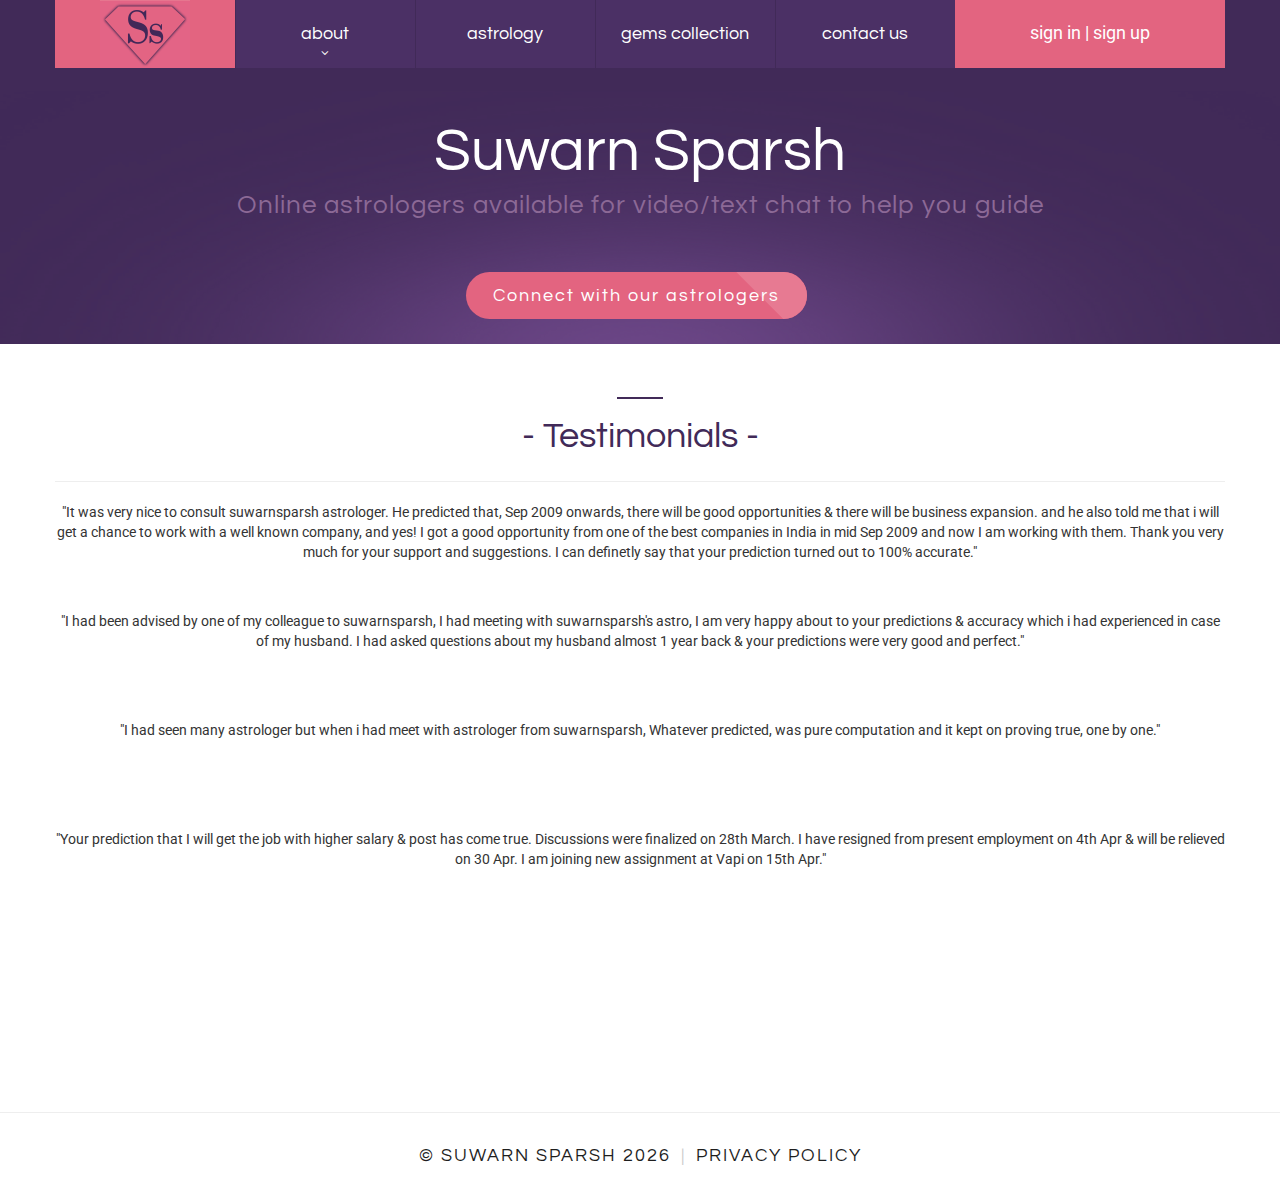
<file: testimonial.html>
<!DOCTYPE html>
<html lang="en">
<head>
<title>Astrology atricles</title>
<meta charset="utf-8">    
<meta name="viewport" content="width=device-width, initial-scale=1.0">
<link rel="icon" href="img/logo.ico" type="image/x-icon">
<link rel="shortcut icon" href="img/logo.ico" type="image/x-icon" />
<meta name="description" content="Your description">
<meta name="keywords" content="Your keywords">
<meta name="author" content="Your name">
<meta name = "format-detection" content = "telephone=no" />
<!--CSS-->
<link rel="stylesheet" href="css/bootstrap.css" >
<link rel="stylesheet" href="css/style.css">
<link rel="stylesheet" href="css/animate.css">
<link rel="stylesheet" href="font-awesome/css/font-awesome.css">
<link rel="stylesheet" type="text/css" href="css/flaticon/flaticon.css"> 
<link rel="stylesheet" type="text/css" href="http://fonts.googleapis.com/css?family=Questrial"> 
<link rel="stylesheet" type="text/css" href="http://fonts.googleapis.com/css?family=Roboto:400,100,300,500,700,900"> 
<link rel="stylesheet" type="text/css" href="css/camera.css">
<!--JS-->
<script src="js/jquery.js"></script>
<script src="js/jquery-migrate-1.2.1.min.js"></script>
<script src="js/jquery.easing.1.3.js"></script>
<script src="js/jquery.mobilemenu.js"></script>
<script src="js/jquery.equalheights.js"></script> 
<script src="js/sForm.js"></script>
<script src="js/jquery.ui.totop.js"></script>
<!--[if (gt IE 9)|!(IE)]><!-->
<script src="js/wow/wow.js"></script>
<script src="js/wow/device.min.js"></script>
<script>
    $(document).ready(function () {       
      if ($('html').hasClass('desktop')) {
        new WOW().init();
      }   
    });
</script>
<!--<![endif]-->

<!--[if lt IE 9]>
    <script src="https://oss.maxcdn.com/libs/html5shiv/3.7.0/html5shiv.js"></script>
    <script src="https://oss.maxcdn.com/libs/respond.js/1.3.0/respond.min.js"></script>

    <div id="ie6-alert" style="width: 100%; text-align:center;">
    <img src="http://beatie6.frontcube.com/images/ie6.jpg" alt="Upgrade IE 6" width="640" height="344" border="0" usemap="#Map" longdesc="http://die6.frontcube.com" />
      <map name="Map" id="Map"><area shape="rect" coords="496,201,604,329" href="http://www.microsoft.com/windows/internet-explorer/default.aspx" target="_blank" alt="Download Interent Explorer" /><area shape="rect" coords="380,201,488,329" href="http://www.apple.com/safari/download/" target="_blank" alt="Download Apple Safari" /><area shape="rect" coords="268,202,376,330" href="http://www.opera.com/download/" target="_blank" alt="Download Opera" /><area shape="rect" coords="155,202,263,330" href="http://www.mozilla.com/" target="_blank" alt="Download Firefox" />
        <area shape="rect" coords="35,201,143,329" href="http://www.google.com/chrome" target="_blank" alt="Download Google Chrome" />
      </map>
  </div>
  <link rel="stylesheet" href="css/ie.css">
  <![endif]-->
</head>
<body>
<div class="main">
    <!--header-->
    <div class="container">
        <header class="clearfix">
            <nav class="navbar navbar-default navbar-static-top tm_navbar clearfix" role="navigation">
            	<div class="navbar-header">
                  <button type="button" class="navbar-toggle" data-toggle="collapse" data-target="#myNavbar">
                    <span class="icon-bar"></span>
                    <span class="icon-bar"></span>
                    <span class="icon-bar"></span> 
                  </button>
                  <a class="navbar-brand visible-xs company-name" href="#">Suwarn Sparsh</a>
                </div>
                <div class="collapse navbar-collapse" id="myNavbar">
                    <ul class="nav navbar-nav sf-menu clearfix">
                        <li class="active"><a href="index.html"><img src="img/logo_short.png" class="img-responsive" /></a></li>
                        <li class="sub-menu"><a href="index-1.html">about</a><span class="fa fa-angle-down"></span>
                            <ul class="submenu">
                                <li><a href="profile.html">Company Profile</a></li>
                                <li><a href="news.html">News & Events</a></li>
                                <li><a href="testimonial.html">Testimonials</a></li>
                            </ul>
                        </li>
                        <li><a href="astrology.html">astrology</a></li>
                        <li><a href="gems.html">gems collection</a></li>
                        <li><a href="contact.html">contact us</a></li>
                        <li class="visible-xs"><a href="#" class="login-btn">sign in | sign up</a></li>
                    </ul>
                </div>
            </nav>
            <ul class="follow_icon text-center hidden-xs">
				<li><a href="#" class="login-btn">sign in | sign up</a></li>
            </ul>
        </header>
    </div>
    <div class="logo_box">
        <h1 class="navbar-brand_">Suwarn Sparsh</h1>
        <h4>Online astrologers available for video/text chat to help you guide</h4>
        <a class="login-btn" href="#">Connect with our astrologers</a>
    </div>
</div>
<div id="PopupController" class="modal modal-open fade register-login-lg-md" tabindex="-1" role="dialog" aria-labelledby="myLargeModalLabel" aria-hidden="true">
    <div class="modal-dialog modal-md">
        <div id="signUpDiv" class="modal-content">
            <div class="modal-header">
                <div class="row">
                    <div class="col-md-12">
                        <h1>New User? Sign Up:</h1>
                    </div>
                </div>
            </div>
            <div class="modal-body container-fluid">
                <form id="registerForm" action="/web/register" method="post">
                    <div class="row text-center">
                        <div class="col-md-4 text-right">
                            <span>Username</span>
                        </div>
                        <div class="col-md-6 text-left">
                            <input id="usernameReg" name="username" type="text" />
                        </div>
                    </div>
                    <div class="row text-center">
                        <div class="col-md-4 text-right">
                            <span>Email</span>
                        </div>
                        <div class="col-md-6 text-left">
                            <input type="text" id="emailReg" name="email" />
                        </div>
                    </div>
                    <div class="row text-center">
                        <div class="col-md-4 text-right">
                            <span>Password</span>
                        </div>
                        <div class="col-md-6 text-left">
                            <input type="text" name="password" id="passwordReg" />
                        </div>
                    </div>
                    <div class="row text-center">
                        <div class="col-md-4 text-right">
                            <span>Repeat Password</span>
                        </div>
                        <div class="col-md-6 text-left">
                            <input type="text" id="passwordRegRepeat" />
                        </div>
                    </div>
                    <div class="row text-right">
                        <div class="col-md-10">
                            <a id="alreadyRegistered">Already registered? Please Sign In</a>
                            <input type="submit" value="Sign Up" class="sign-in-btn" />
                        </div>
                    </div>
                </form>
                
                <div class="row">
                    <div class="col-md-8 col-md-offset-2">
                        <div class="dotsandlines">
                            <div class="line"></div>
                            <div class="circle-contain">
                                <div class="circle"><span>Or</span></div>
                            </div>
                            <div class="line"></div>
                        </div>
                    </div>
                </div>
                <div class="row text-center">
                    <div class="col-md-12">
                        <span>Sign In using&nbsp;&nbsp;</span>
                        <button class="fb-login-btn" onclick="fbLogin();"><i class="ion-social-facebook"></i>&nbsp;|&nbsp;Facebook</button><span>&nbsp;or&nbsp;</span>
                        <button class="google-login-btn"><i class="ion-social-google"></i>&nbsp;|&nbsp;Google</button>
                    </div>
                </div>
                <br />
            </div>
            <div class="modal-footer">
                <div class="row text-right">
                    <div class="col-md-12">
                        <a href="#" data-dismiss="modal" aria-hidden="true"><span>Close | X</span></a>
                    </div>
                </div>
            </div>
        </div>

        <div id="loginDiv" class="modal-content">
            <div class="modal-header">
                <div class="row">
                    <div class="col-md-12">
                        <h1>Existing User? Sign in:</h1>
                    </div>
                </div>
            </div>
            <div class="modal-body container-fluid">
                <form id="loginForm" action="/web/login">
                    <div class="row text-center">
                        <div class="col-md-4 text-right">
                            <span>Username</span>
                        </div>
                        <div class="col-md-6 text-left">
                            <input type="text" name="username" id="usernameLogin"/>
                        </div>
                    </div>
                    <div class="row text-center">
                        <div class="col-md-4 text-right">
                            <span>Password</span>
                        </div>
                        <div class="col-md-6 text-left">
                            <input type="password" name="password" id="passwordLogin"/>
                        </div>
                    </div>
                    <div class="row text-center">	
                        <div class="col-md-8 col-md-offset-2">                    	 
                            <div id="msgbox">
                            </div>
                        </div>
                    </div>
                    <div class="row text-right">
                        <div class="col-md-10">
                            <a id="notRegistered">Not registered? Please Sign Up</a>
	                            <input type="button" id="SignInBtn" value="Sign In" class="sign-in-btn" />
                        </div>
                    </div>
                </form>
                <div class="row">
                    <div class="col-md-8 col-md-offset-2">
                        <div class="dotsandlines">
                            <div class="line"></div>
                            <div class="circle-contain">
                                <div class="circle"><span>Or</span></div>
                            </div>
                            <div class="line"></div>
                        </div>
                    </div>
                </div>
                <div class="row text-center">
                    <div class="col-md-12">
                        <span>Sign In using&nbsp;&nbsp;</span>
                        <button class="fb-login-btn" onclick="fbLogin();"><i class="fa fa-facebook"></i>&nbsp;|&nbsp;Facebook</button><span>&nbsp;or&nbsp;</span>
                        <button class="google-login-btn"><i class="fa fa-google"></i>&nbsp;|&nbsp;Google</button>
                    </div>
                </div>
                <br />
            </div>
            <div class="modal-footer">
                <div class="row text-right">
                    <div class="col-md-12">
                        <a href="#" data-dismiss="modal" aria-hidden="true"><span>Close | X</span></a>
                    </div>
                </div>
            </div>
        </div>
    </div>
</div>
<div class="content indent"> 
    <div class="thumb-box7">
        <div class="container">
            <h2 class="indent">- Testimonials -</h2>
            <hr>
            <div class="row">
                <div class="col-lg-12 col-md-12 col-sm-12 maxheight wow fadeInUp">
                    <div class="thumb-pad4 indent">
                        <div class="thumbnail">
                            <div class="caption">
                                <p>"It was very nice to consult suwarnsparsh astrologer. He predicted that, Sep 2009 onwards, there will be good opportunities & there will be business expansion. and he also told me that i will get a chance to work with a well known company, and yes! I got a good opportunity from one of the best companies in India in mid Sep 2009 and now I am working with them. Thank you very much for your support and suggestions. I can definetly say that your prediction turned out to 100% accurate."</p>
                            </div>  
                        </div>
                    </div>
                </div>
                <div class="col-lg-12 col-md-12 col-sm-12 maxheight wow fadeInUp">
                    <div class="thumb-pad4 indent">
                        <div class="thumbnail">
                            <div class="caption">
                                <p>"I had been advised by one of my colleague to suwarnsparsh, I had meeting with suwarnsparsh's astro, I am very happy about to your predictions & accuracy which i had experienced in case of my husband. I had asked questions about my husband almost 1 year back & your predictions were very good and perfect."</p>
                            </div>  
                        </div>
                    </div>
                </div>
                <div class="col-lg-12 col-md-12 col-sm-12 maxheight wow fadeInUp">
                    <div class="thumb-pad4 indent">
                        <div class="thumbnail">
                            <div class="caption">
                                <p>"I had seen many astrologer but when i had meet with astrologer from suwarnsparsh, Whatever predicted, was pure computation and it kept on proving true, one by one."</p>
                            </div>  
                        </div>
                    </div>
                </div>
                <div class="col-lg-12 col-md-12 col-sm-12 maxheight wow fadeInUp">
                    <div class="thumb-pad4 indent">
                        <div class="thumbnail">
                            <div class="caption">
                                <p>"Your prediction that I will get the job with higher salary & post has come true. Discussions were finalized on 28th March. I have resigned from present employment on 4th Apr & will be relieved on 30 Apr. I am joining new assignment at Vapi on 15th Apr."</p>
                            </div>  
                        </div>
                    </div>
                </div>
                <div class="col-lg-12 col-md-12 col-sm-12 maxheight wow fadeInUp">
                    <div class="thumb-pad4 indent">
                        <div class="thumbnail">
                            <div class="caption">
                                <p>"I have never consulted with any astrologer but when i had meet with suwarnsparsh astrologer, they provided valuable guidance to me regarding my Job, Career, Marriage & many other things. I was in extreme dilemma regarding my job but he solved my dilemma immediately. Also provided valuable guidance regarding my illness."</p>
                            </div>  
                        </div>
                    </div>
                </div>
            </div>
        </div>
    </div>
</div>
<!--footer-->
<footer> 
    <hr>
    <div class="container">
        <!--<figure><img src="img/foo_logo.png" alt=""></figure>-->
        <p>&copy; Suwarn Sparsh <em id="copyright-year"></em> <span>|</span> <a href="index-5.html">Privacy Policy</a></p>
    </div>
</footer>
<a href="#" id="toTop" class="fa fa-arrow-circle-up" style="display: inline;"></a>
<script src="js/bootstrap.min.js"></script>
<script src="js/tm-scripts.js"></script>
</body>
</html>
</file>
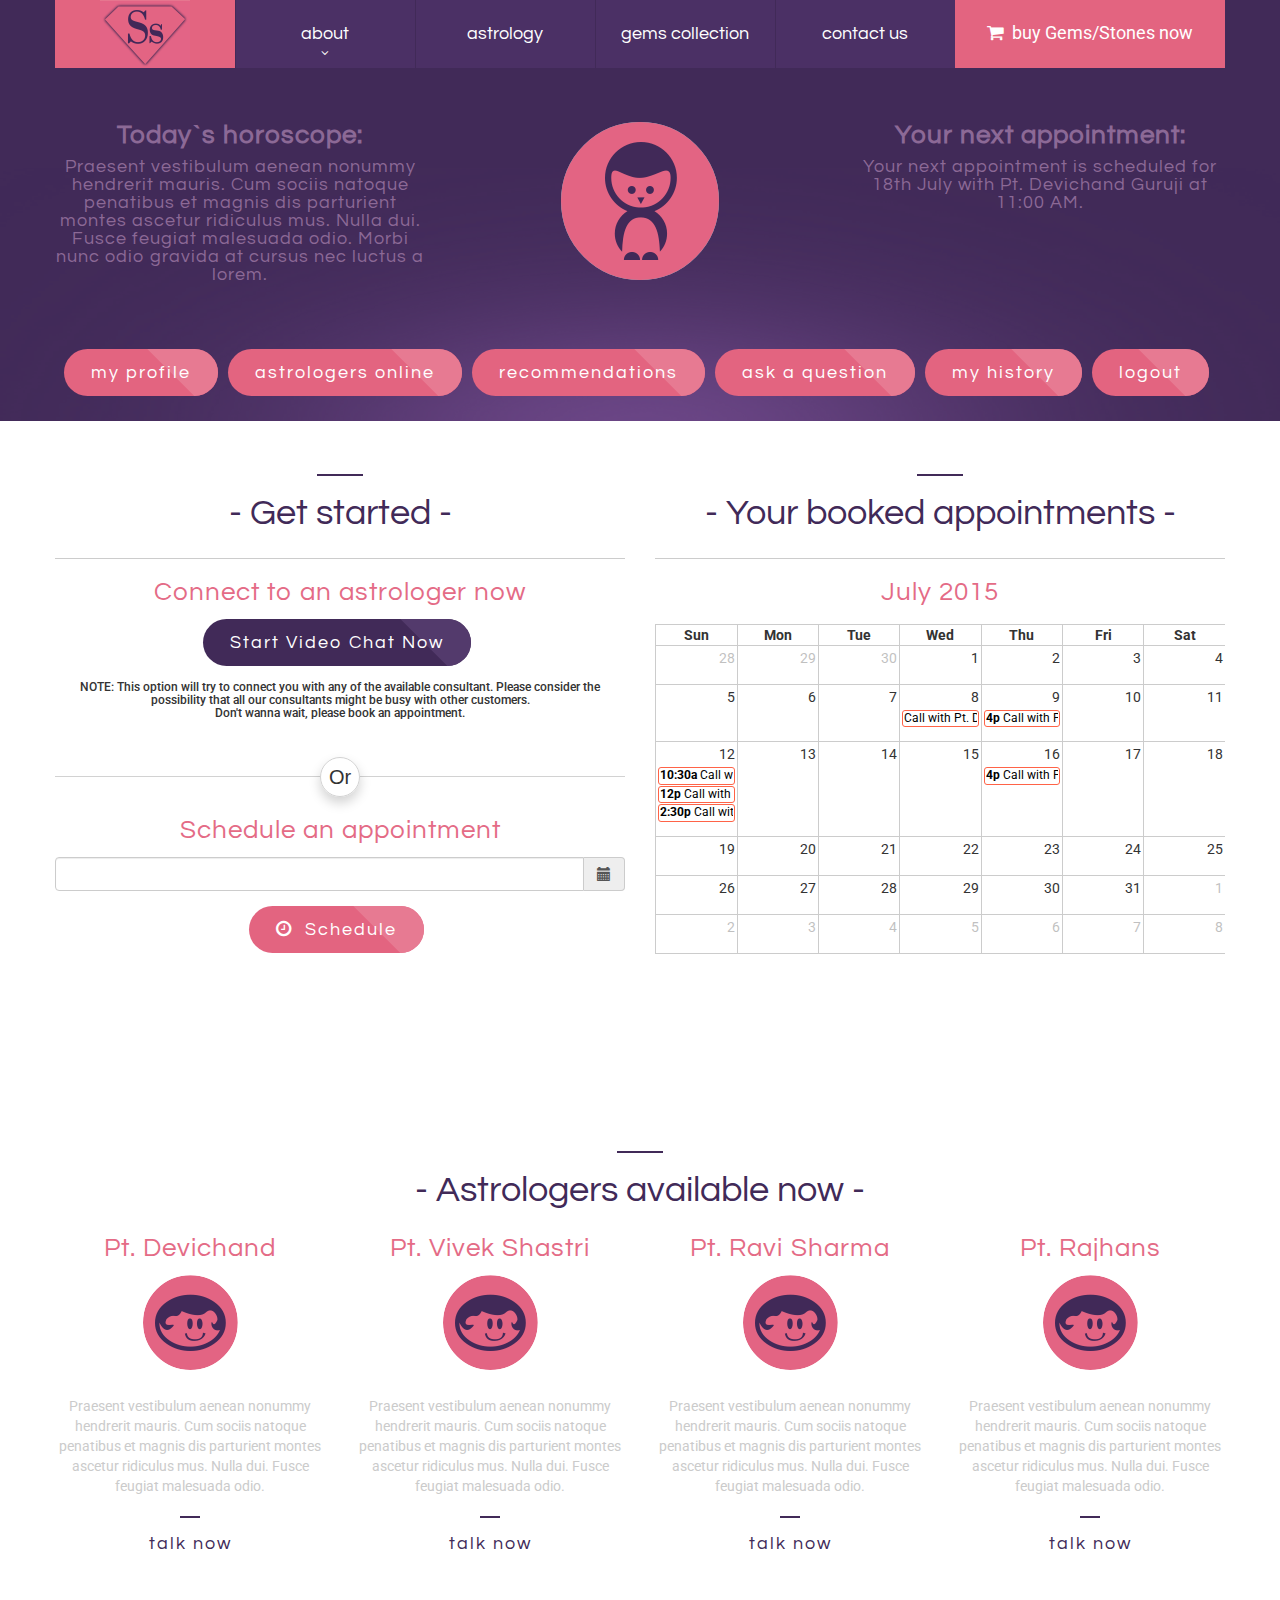
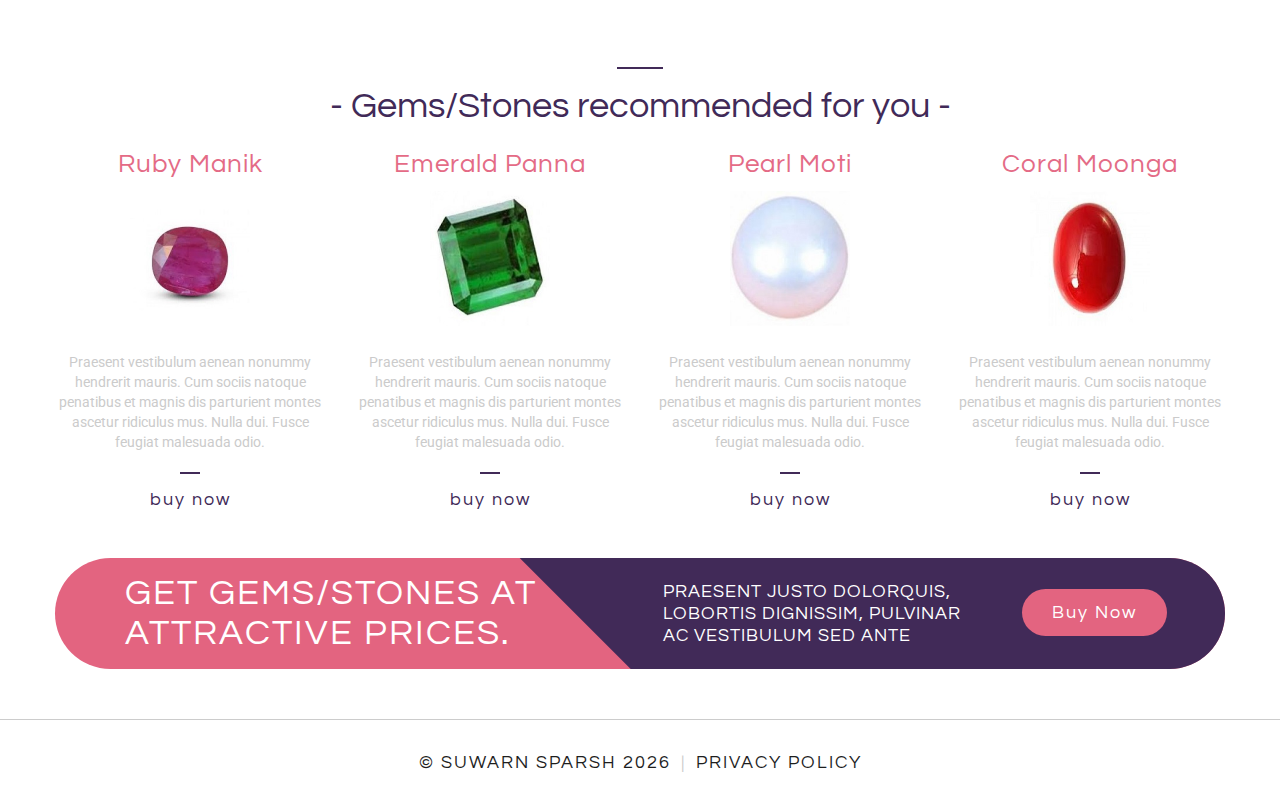
<file: user.html>
<!DOCTYPE html>
<html lang="en">
<head>
<title>Welcome</title>
<meta charset="utf-8">    
<meta name="viewport" content="width=device-width, initial-scale=1.0">
<link rel="icon" href="img/logo.ico" type="image/x-icon">
<link rel="shortcut icon" href="img/logo.ico" type="image/x-icon" />
<meta name="description" content="Your description">
<meta name="keywords" content="Your keywords">
<meta name="author" content="Your name">
<meta name = "format-detection" content = "telephone=no" />
<!--CSS-->
<link rel="stylesheet" href="css/bootstrap.css" >
<link rel="stylesheet" href="css/style.css">
<link rel="stylesheet" href="css/animate.css">
<link rel="stylesheet" href="css/bootstrap-datetimepicker.min.css">
<link rel="stylesheet" href="css/fullcalendar.css">
<link rel="stylesheet" href="css/fullcalendar.print.css">
<link rel="stylesheet" href="font-awesome/css/font-awesome.css">
<link rel="stylesheet" type="text/css" href="css/flaticon/flaticon.css"> 
<link rel="stylesheet" type="text/css" href="http://fonts.googleapis.com/css?family=Questrial"> 
<link rel="stylesheet" type="text/css" href="http://fonts.googleapis.com/css?family=Roboto:400,100,300,500,700,900"> 
<link rel="stylesheet" type="text/css" href="css/camera.css">
<!--JS-->
<script src="js/jquery.js"></script>
<script src="js/jquery-migrate-1.2.1.min.js"></script>
<script src="js/jquery.easing.1.3.js"></script>
<script src="js/jquery.mobilemenu.js"></script>
<script src="js/jquery.equalheights.js"></script> 
<script src="js/sForm.js"></script>
<script src="js/jquery.ui.totop.js"></script>
<script src="js/Moment.min.js"></script>
<script src="js/bootstrap-datetimepicker.min.js"></script>
<script src="js/fullcalendar.min.js"></script>
<!--[if (gt IE 9)|!(IE)]><!-->
<script src="js/wow/wow.js"></script>
<script src="js/wow/device.min.js"></script>
<script>
    $(document).ready(function () {       
      if ($('html').hasClass('desktop')) {
        new WOW().init();
      }   
    });
</script>
<!--<![endif]-->

<!--[if lt IE 9]>
    <script src="https://oss.maxcdn.com/libs/html5shiv/3.7.0/html5shiv.js"></script>
    <script src="https://oss.maxcdn.com/libs/respond.js/1.3.0/respond.min.js"></script>

    <div id="ie6-alert" style="width: 100%; text-align:center;">
    <img src="http://beatie6.frontcube.com/images/ie6.jpg" alt="Upgrade IE 6" width="640" height="344" border="0" usemap="#Map" longdesc="http://die6.frontcube.com" />
      <map name="Map" id="Map"><area shape="rect" coords="496,201,604,329" href="http://www.microsoft.com/windows/internet-explorer/default.aspx" target="_blank" alt="Download Interent Explorer" /><area shape="rect" coords="380,201,488,329" href="http://www.apple.com/safari/download/" target="_blank" alt="Download Apple Safari" /><area shape="rect" coords="268,202,376,330" href="http://www.opera.com/download/" target="_blank" alt="Download Opera" /><area shape="rect" coords="155,202,263,330" href="http://www.mozilla.com/" target="_blank" alt="Download Firefox" />
        <area shape="rect" coords="35,201,143,329" href="http://www.google.com/chrome" target="_blank" alt="Download Google Chrome" />
      </map>
  </div>
  <link rel="stylesheet" href="css/ie.css">
  <![endif]-->
</head>
<body>
<div class="main">
    <!--header-->
    <div class="container">
        <header class="clearfix">
            <nav class="navbar navbar-default navbar-static-top tm_navbar clearfix" role="navigation">
            	<div class="navbar-header">
                  <button type="button" class="navbar-toggle" data-toggle="collapse" data-target="#myNavbar">
                    <span class="icon-bar"></span>
                    <span class="icon-bar"></span>
                    <span class="icon-bar"></span> 
                  </button>
                  <a class="navbar-brand visible-xs company-name" href="#">Suwarn Sparsh</a>
                </div>
                <div class="collapse navbar-collapse" id="myNavbar">
                    <ul class="nav navbar-nav sf-menu clearfix">
                        <li class="active"><a href="index.html"><img src="img/logo_short.png" class="img-responsive" /></a></li>
                        <li class="sub-menu"><a href="index-1.html">about</a><span class="fa fa-angle-down"></span>
                            <ul class="submenu">
                                <li><a href="profile.html">Company Profile</a></li>
                                <li><a href="news.html">News & Events</a></li>
                                <li><a href="testimonial.html">Testimonials</a></li>
                            </ul>
                        </li>
                        <li><a href="astrology.html">astrology</a></li>
                        <li><a href="gems.html">gems collection</a></li>
                        <li><a href="contact.html">contact us</a></li>
                        <li class="visible-xs"><a target="_blank" href="http://www.suwarnsparsh.com/"><i class="fa fa-shopping-cart"></i>&nbsp;&nbsp;buy Gems/Stones now</a></li>
                    </ul>
                </div>
            </nav>
            <ul class="follow_icon text-center hidden-xs">
				<li><a target="_blank" href="http://www.suwarnsparsh.com/"><i class="fa fa-shopping-cart"></i>&nbsp;&nbsp;buy Gems/Stones now</a></li>
            </ul>
        </header>
    </div>
    <div class="logo_box">
    	<div class="container">
            <div class="row">
                <div class="col-lg-4 col-md-4 col-sm-4">
                    <h4 class="user-pref">Today`s horoscope:</h4>
                    <div class="row">
                        <div class="col-lg-12 col-md-12 col-sm-12">
                            <h5>Praesent vestibulum aenean nonummy hendrerit mauris. Cum sociis natoque penatibus et magnis dis parturient montes ascetur ridiculus mus. Nulla dui. Fusce feugiat malesuada odio. Morbi nunc odio gravida at cursus nec luctus a lorem.</h5>
                        </div>
                    </div> 
                </div>
                <div class="col-lg-4 col-md-4 col-sm-4">
                    <h1 class="navbar-brand_"><img src="img/user_noimg.png" class="img-responsive" /></h1>
                    <h4><span id="userName"></span></h4>
                </div>
                <div class="col-lg-4 col-md-4 col-sm-4">
                    <h4 class="user-pref">Your next appointment:</h4>
                    <div class="row">
                        <div class="col-lg-12 col-md-12 col-sm-12">
                            <h5>Your next appointment is scheduled for 18th July with Pt. Devichand Guruji at 11:00 AM. </h5>
                        </div>
                    </div> 
                </div>
            </div>
            <div class="row">
                <div class="col-lg-12 col-md-12 col-sm-12">            	
                    <a id="profile" href="#">my profile</a>
                    <a class="page-scroll" href="#astrologers">astrologers online</a>
                    <a class="page-scroll" href="#recommmendations">recommendations</a>
                    <a id="history" href="#">ask a question</a>
                    <a id="history" href="#">my history</a>
                    <a id="logout" href="#">logout</a>
                </div>
            </div>
        </div>
    </div>
</div>
<div class="content indent"> 
    <div class="thumb-box7">
        <div class="container">
        	<div class="row">
            	<div class="col-lg-6 col-mf-6 col-sm-6 get-started">
                	<h2 class="indent">- Get started -</h2>
                    <hr>
                    <div class="row">
                        <div class="col-lg-12 col-md-12 col-sm-12 fadeInUp">
                            <div class="thumb-pad4 indent">
                                <div class="thumbnail">
                                    <div class="caption connect-astrologer">
                                        <h4>Connect to an astrologer now</h4>                                        
			            				<a id="startVideoChat" href="#videoChat" class="btn-default btn1">Start Video Chat Now</a>
                                        <h6>NOTE: This option will try to connect you with any of the available consultant. 
                                        Please consider the possibility that all our consultants might be busy with other customers. 
                                        <br/>Don't wanna wait, please book an appointment.</h6>
                                    </div>  
                                </div>
                            </div>
                        </div>
                        <div class="col-lg-12 col-md-12 col-sm-12">
                            <div class="dotsandlines">
                                <div class="line"></div>
                                <div class="circle-contain">
                                    <div class="circle"><span>Or</span></div>
                                </div>
                                <div class="line"></div>
                            </div>
                        </div>
                        <div class="col-lg-12 col-md-12 col-sm-12 fadeInUp">
                            <div class="thumb-pad4 indent">
                                <div class="thumbnail">
                                    <div class="caption">
                                        <h4>Schedule an appointment</h4>
                                        <div class="form-group">
                                            <div class='input-group date' id='datetimepicker1'>
                                                <input type='text' class="form-control" />
                                                <span class="input-group-addon"><span class="glyphicon glyphicon-calendar"></span>
                                                </span>
                                            </div>
                                        </div>
                                        <a href="#" class="btn-default btn2"><i class="fa fa-clock-o"></i>&nbsp;&nbsp;Schedule</a>
                                    </div>  
                                </div>
                            </div>
                        </div>
                    </div>
                </div>
                <div class="col-lg-6 col-mf-6 col-sm-6">
                	<h2 class="indent">- Your booked appointments -</h2>
                    <hr>
                    <div class="row">
                        <div class="col-lg-12 col-md-12 col-sm-12 fadeInUp">
                            <div class="thumb-pad4 indent">
                                <div class="thumbnail">
                                    <div class="caption">
                                        <div id='calendar'></div>
                                    </div>  
                                </div>
                            </div>
                        </div>
                    </div>
                </div>
            </div>            
        </div>
    </div>
</div>
<!-- Video Chat div -->
<div id="videoChat" class="fluidMedia"> 
	<iframe id="chatIframe" src="" frameborder="0" scrolling="no"></iframe>
</div>

<div class="content indent">   
    <div id="astrologers" class="thumb-box2">
        <div class="container"> 
            <div class="row">
                <h2 class="indent">- Astrologers available now -</h2>
                <div class="col-lg-3 col-md-3 col-sm-3">
                    <div class="thumb-pad1">
                        <div class="thumbnail">
                    		<h4>Pt. Devichand</h4>
                            <figure><img src="img/pandit_noimg.png" alt=""></figure>
                            <div class="caption">
                                <p>Praesent vestibulum aenean nonummy hendrerit mauris. Cum sociis natoque penatibus et magnis dis parturient montes ascetur ridiculus mus. Nulla dui. Fusce feugiat malesuada odio. </p>
                                <a href="#" class="btn-default btn3">talk now</a>
                            </div>  
                        </div>
                    </div>
                </div>
                <div class="col-lg-3 col-md-3 col-sm-3">
                    <div class="thumb-pad1">
                        <div class="thumbnail">
                    		<h4>Pt. Vivek Shastri</h4>
                            <figure><img src="img/pandit_noimg.png" alt=""></figure>
                            <div class="caption">
                                <p>Praesent vestibulum aenean nonummy hendrerit mauris. Cum sociis natoque penatibus et magnis dis parturient montes ascetur ridiculus mus. Nulla dui. Fusce feugiat malesuada odio. </p>
                                <a href="#" class="btn-default btn3">talk now</a>
                            </div>  
                        </div>
                    </div>
                </div>
                <div class="col-lg-3 col-md-3 col-sm-3">
                    <div class="thumb-pad1">
                        <div class="thumbnail">
                    		<h4>Pt. Ravi Sharma</h4>
                            <figure><img src="img/pandit_noimg.png" alt=""></figure>
                            <div class="caption">
                                <p>Praesent vestibulum aenean nonummy hendrerit mauris. Cum sociis natoque penatibus et magnis dis parturient montes ascetur ridiculus mus. Nulla dui. Fusce feugiat malesuada odio. </p>
                                <a href="#" class="btn-default btn3">talk now</a>
                            </div>  
                        </div>
                    </div>
                </div>
                <div class="col-lg-3 col-md-3 col-sm-3">
                    <div class="thumb-pad1">
                        <div class="thumbnail">
                    		<h4>Pt. Rajhans</h4>
                            <figure><img src="img/pandit_noimg.png" alt=""></figure>
                            <div class="caption">
                                <p>Praesent vestibulum aenean nonummy hendrerit mauris. Cum sociis natoque penatibus et magnis dis parturient montes ascetur ridiculus mus. Nulla dui. Fusce feugiat malesuada odio. </p>
                                <a href="#" class="btn-default btn3">talk now</a>
                            </div>  
                        </div>
                    </div>
                </div>
            </div>
        </div>
    </div>
    
    <div id="recommmendations" class="thumb-box2">
        <div class="container"> 
            <div class="row">
                <h2 class="indent">- Gems/Stones recommended for you -</h2>
                <div class="col-lg-3 col-md-3 col-sm-3">
                    <div class="thumb-pad1">
                        <div class="thumbnail">
                    		<h4>Ruby Manik</h4>
                            <figure><img src="img/gems/ruby.jpeg" alt=""></figure>
                            <div class="caption">
                                <p>Praesent vestibulum aenean nonummy hendrerit mauris. Cum sociis natoque penatibus et magnis dis parturient montes ascetur ridiculus mus. Nulla dui. Fusce feugiat malesuada odio. </p>
                                <a href="#" class="btn-default btn3">buy now</a>
                            </div>  
                        </div>
                    </div>
                </div>
                <div class="col-lg-3 col-md-3 col-sm-3">
                    <div class="thumb-pad1">
                        <div class="thumbnail">
                    		<h4>Emerald Panna</h4>
                            <figure><img src="img/gems/emerald-panna.jpeg" alt=""></figure>
                            <div class="caption">
                                <p>Praesent vestibulum aenean nonummy hendrerit mauris. Cum sociis natoque penatibus et magnis dis parturient montes ascetur ridiculus mus. Nulla dui. Fusce feugiat malesuada odio. </p>
                                <a href="#" class="btn-default btn3">buy now</a>
                            </div>  
                        </div>
                    </div>
                </div>
                <div class="col-lg-3 col-md-3 col-sm-3">
                    <div class="thumb-pad1">
                        <div class="thumbnail">
                    		<h4>Pearl Moti</h4>
                            <figure><img src="img/gems/pearl.jpeg" alt=""></figure>
                            <div class="caption">
                                <p>Praesent vestibulum aenean nonummy hendrerit mauris. Cum sociis natoque penatibus et magnis dis parturient montes ascetur ridiculus mus. Nulla dui. Fusce feugiat malesuada odio. </p>
                                <a href="#" class="btn-default btn3">buy now</a>
                            </div>  
                        </div>
                    </div>
                </div>
                <div class="col-lg-3 col-md-3 col-sm-3">
                    <div class="thumb-pad1">
                        <div class="thumbnail">
                    		<h4>Coral Moonga</h4>
                            <figure><img src="img/gems/coral.jpeg" alt=""></figure>
                            <div class="caption">
                                <p>Praesent vestibulum aenean nonummy hendrerit mauris. Cum sociis natoque penatibus et magnis dis parturient montes ascetur ridiculus mus. Nulla dui. Fusce feugiat malesuada odio. </p>
                                <a href="#" class="btn-default btn3">buy now</a>
                            </div>  
                        </div>
                    </div>
                </div>
            </div>
        </div>
    </div>
     <div class="thumb-box3-1">
        <div class="container"> 
            <div class="box">
                <div class="row">
                    <div class="col-lg-6">
                        <strong>Get Gems/Stones at attractive prices.</strong>
                    </div>
                    <div class="col-lg-4">
                        <p>Praesent justo dolorquis, lobortis dignissim, pulvinar ac Vestibulum sed ante</p>
                    </div>
                    <div class="col-lg-2">
                        <a href="http://www.suwarnsparsh.com/" class="btn-default btn4">Buy Now</a>
                    </div>
                </div>
            </div>
        </div>
    </div>
</div>
<!--footer-->
<footer> 
    <hr>
    <div class="container">
        <!--<figure><img src="img/foo_logo.png" alt=""></figure>-->
        <p>&copy; Suwarn Sparsh <em id="copyright-year"></em> <span>|</span> <a href="index-5.html">Privacy Policy</a></p>
    </div>
</footer>
<a href="#" id="toTop" class="fa fa-arrow-circle-up" style="display: inline;"></a>
<script src="js/bootstrap.min.js"></script>
<script src="js/tm-scripts.js"></script>
<script src="js/user.js"></script>
</body>
</html>
</file>
<file: css/pace.css>
.pace {
  -webkit-pointer-events: none;
  pointer-events: none;
  -webkit-user-select: none;
  -moz-user-select: none;
  user-select: none;
}

.pace-inactive {
  display: none;
}

.pace .pace-progress {
  background: #29d;
  position: fixed;
  z-index: 2000;
  top: 0;
  right: 100%;
  width: 100%;
  height: 2px;
}

.pace .pace-progress-inner {
  display: block;
  position: absolute;
  right: 0px;
  width: 100px;
  height: 100%;
  box-shadow: 0 0 10px #29d, 0 0 5px #29d;
  opacity: 1.0;
  -webkit-transform: rotate(3deg) translate(0px, -4px);
  -moz-transform: rotate(3deg) translate(0px, -4px);
  -ms-transform: rotate(3deg) translate(0px, -4px);
  -o-transform: rotate(3deg) translate(0px, -4px);
  transform: rotate(3deg) translate(0px, -4px);
}

.pace .pace-activity {
  display: block;
  position: fixed;
  z-index: 2000;
  top: 15px;
  right: 15px;
  width: 14px;
  height: 14px;
  border: solid 2px transparent;
  border-top-color: #29d;
  border-left-color: #29d;
  border-radius: 10px;
  -webkit-animation: pace-spinner 400ms linear infinite;
  -moz-animation: pace-spinner 400ms linear infinite;
  -ms-animation: pace-spinner 400ms linear infinite;
  -o-animation: pace-spinner 400ms linear infinite;
  animation: pace-spinner 400ms linear infinite;
}

@-webkit-keyframes pace-spinner {
  0% { -webkit-transform: rotate(0deg); transform: rotate(0deg); }
  100% { -webkit-transform: rotate(360deg); transform: rotate(360deg); }
}
@-moz-keyframes pace-spinner {
  0% { -moz-transform: rotate(0deg); transform: rotate(0deg); }
  100% { -moz-transform: rotate(360deg); transform: rotate(360deg); }
}
@-o-keyframes pace-spinner {
  0% { -o-transform: rotate(0deg); transform: rotate(0deg); }
  100% { -o-transform: rotate(360deg); transform: rotate(360deg); }
}
@-ms-keyframes pace-spinner {
  0% { -ms-transform: rotate(0deg); transform: rotate(0deg); }
  100% { -ms-transform: rotate(360deg); transform: rotate(360deg); }
}
@keyframes pace-spinner {
  0% { transform: rotate(0deg); transform: rotate(0deg); }
  100% { transform: rotate(360deg); transform: rotate(360deg); }
}

.pace-running .bodyContent{
    zoom:1;
    filter:alpha(opacity=0);
    opacity:0;
}
.pace-done .bodyContent{
    zoom:1;
    filter:alpha(opacity=100);
    opacity:1;
    -webkit-transition:opacity 1s linear;
    -moz-transition:opacity 1s linear;
    -o-transition:opacity 1s linear;
    transition:opacity 1s linear;
}
</file>
<file: css/style.css>
/* Stuck menu styles
========================================================*/
.isStuck {
	z-index: 99;
	margin: 0;
	padding: 0 !important;
	-webkit-box-shadow: 0 9px 9px 0 rgba(0, 0, 0, 0.3);
	box-shadow: 0 9px 9px 0 rgba(0, 0, 0, 0.3);
	max-height: 36px;
}
.isStuck nav.tm_navbar li a {
	line-height: 44px;
}
.isStuck nav.tm_navbar .sub-menu > ul {
	top: 45px;
}
@media only screen and (max-width: 979px) {
 .isStuck {
 display: none !important;
}
}
/*========================================================
                    Main layout styles
=========================================================*/
body {
	background: #ffffff;
	font: 14px 'Roboto', "Helvetica Neue", Helvetica, Arial, sans-serif;
	line-height: 1.428571429;
	color: #cbcbcb;
}
a {
	text-decoration: none;
}
a:hover {
	text-decoration: none;
}
a:focus {
	text-decoration: none;
	background: none;
}
a[href^="tel:"] {
 color: inherit;
 text-decoration: none;
}
textarea, input[type="text"], input[type="email"], input[type="search"], input[type="password"] {
	-webkit-appearance: none;
	-moz-appearance: caret;
}
p {
	margin-bottom: 20px;
	line-height: 20px;
}
p span {
	color: #412a58;
}
h1.navbar-brand_ {
	color:#fff;
	font: 60px/1em 'Questrial';
	margin: 0 0 10px 0;
	padding: 0;
	float: none;
	height: auto;
	position: relative;
	display: inline-block;
	z-index: 10;
}
h1.navbar-brand_ a {
	display: inline-block;
}
h1.navbar-brand_ a img {
	width: 100%;
}
h2 {
	font: 36px/1em 'Questrial';
	margin: 0 0 12px 0;
	color: #412a58;
	padding-top: 21px;
	position: relative;
	text-align: center;
}
h2:after {
	position: absolute;
	left: 50%;
	top: 0;
	width: 46px;
	height: 2px;
	margin-left: -23px;
	background: #412a58;
	content: '';
	z-index: 1;
}
h2.indent {
	margin: 0 0 27px 0;
}
h3 {
	font: 20px/1em 'Questrial';
	color: #e46b86;
	letter-spacing: 1px;
	margin: 0 0 19px 0;
}
h4 {
	font: 26px/1em 'Questrial';
	color: #e46b86;
	letter-spacing: 1px;
	margin: 0 0 14px 0;
}
.extra-wrap {
	overflow: hidden;
}
.content {
	padding: 0;
	background: #ffffff;
}
.content.indent {
	padding: 53px 0 0 0;
	background: #ffffff;
}
.center {
	text-align: center;
}
.main {
	position: relative;
	background: #412a58 url(../img/glow.png) center bottom no-repeat;
}
.main.indent {
	background: #412a58 url(../img/glow2.png) center bottom no-repeat;
}
/*========================================================
                    header
=========================================================*/
header {
	position: relative;
	width: 100%;
	margin: 0;
	padding: 0;
	z-index: 11;
	background: #e36480;
}
.logo_box {
	text-align: center;
	padding: 54px 0 0 0;
}
.logo_box time {
	font: 18px 'Questrial';
	color: #e36480;
	text-shadow: 1px 1px 1px #53346c;
	letter-spacing: 2px;
	margin-bottom: 25px;
	display: block;
}
.logo_box.indent {
	padding: 54px 0 27px 0;
}
.logo_box h4{
	font: 26px/1em 'Questrial';
  color: #8C6996;
  letter-spacing: 1px;
  padding: 0 0 54px 0;
  margin-bottom:0;
}
.logo_box h4.user-pref{
	font: 26px/1em 'Questrial';
  color: #8C6996;
  letter-spacing: 1px;
  padding:0;
  margin-bottom:0;
  font-weight:bold;
}
.logo_box h5{
	font: 18px/1em 'Questrial';
  color: #8C6996;
  letter-spacing: 1px;
  padding: 0;
  margin-bottom:0;
}
.follow_icon {
	padding: 20px 0 0 0;
	margin: 0;
	list-style: none;
	overflow: hidden;
}
.follow_icon li:first-child {
	margin-left: 0;
}
.follow_icon li a {
	display: inline-block;
	padding: 0;
	font-size:18px;
	text-align: center;
	color: #ffffff;
	-webkit-transition: all 0.3s;
	-o-transition: all 0.3s;
	transition: all 0.3s;
}
/* menu
========================================================*/
nav.tm_navbar {
	border: none;
	padding: 0;
	margin: 0;
	float: left;
	min-height: 0;
	background: none;
}
nav.tm_navbar li {
	position: relative;
	font-size: 14px;
	line-height: 20px;
	padding: 0;
	margin: 0;
	float: left;
}
nav.tm_navbar li:first-child:after {
	display: none;
}
nav.tm_navbar li:after {
	position: absolute;
	left: 0;
	top: 0;
	width: 1px;
	height: 100%;
	background: #412a58;
	content: '';
	z-index: 1;
}
nav.tm_navbar li a {
	position: relative;
	padding: 0;
	font: 18px/68px 'Questrial';
	width: 180px;
	text-align: center;
	color: #ffffff !important;
	background: #4b3065;
	-webkit-transition: all 0.3s;
	-o-transition: all 0.3s;
	transition: all 0.3s;
}
nav.tm_navbar li.active > a {
	color: #ffffff !important;
	background: #e36480 !important;
}
nav.tm_navbar li.active > span {
	color: #ffffff !important;
}
nav.tm_navbar li:hover > a {
	color: #ffffff !important;
	background: #e36480 !important;
	-webkit-transition: all 0.3s;
	-o-transition: all 0.3s;
	transition: all 0.3s;
}
nav.tm_navbar li:hover > span {
	color: #ffffff !important;
	-webkit-transition: all 0.3s;
	-o-transition: all 0.3s;
	transition: all 0.3s;
}
nav.tm_navbar .sfHover > a {
	color: #ffffff !important;
	background: #e36480 !important;
	-webkit-transition: all 0.3s;
	-o-transition: all 0.3s;
	transition: all 0.3s;
}
nav.tm_navbar .sfHover > span {
	color: #ffffff !important;
	-webkit-transition: all 0.3s;
	-o-transition: all 0.3s;
	transition: all 0.3s;
}
nav.tm_navbar li span {
	text-align: center;
	position: absolute;
	width: 100%;
	left: 0;
	bottom: 9px;
	color: #ffffff !important;
	font-size: 12px;
	z-index: 0;
	-webkit-transition: all 0.35s;
	-o-transition: all 0.35s;
	transition: all 0.35s;
}
nav.tm_navbar img{
	margin:auto;
}
/* subMenu1
========================================================*/
nav.tm_navbar .sub-menu > ul {
	position: absolute;
	display: none;
	width: 181px;
	left: 0;
	top: 68px;
	list-style: none !important;
	zoom: 1;
	z-index: 11;
	background: #e36480 !important;
	padding: 20px 0;
	margin: 0;
	overflow: hidden;
	text-align: left;
	border: 1px solid #412a58 !important;
}
nav.tm_navbar .sub-menu > ul li {
	position: relative;
	background: none !important;
	border: none;
	width: auto;
	float: none;
	margin: 0;
	padding: 0;
	display: block;
}
nav.tm_navbar .sub-menu > ul li:after {
	display: none;
}
nav.tm_navbar .sub-menu > ul > li a {
	display: block;
	background: transparent !important;
	padding: 10px 0 10px 25px;
	margin: 0;
	font: 18px/28px 'Questrial';
	color: #ffffff !important;
	width: 100%;
	text-align: left;
	border: none;
	-webkit-transition: all 0.25s ease;
	-o-transition: all 0.25s ease;
	transition: all 0.25s ease;
}
nav.tm_navbar .sub-menu > ul li span {
	display: inline-block;
	position: absolute;
	right: 40px;
	top: 6px;
	left: auto;
	color: #ffffff !important;
	font-size: 14px;
	text-align: right;
	background: none !important;
	right: 20px;
	float: right;
	width: auto;
	height: 14px;
}
nav.tm_navbar .sub-menu ul > li:hover span {
	color: #e36480;
}
nav.tm_navbar .sub-menu ul > li:hover > a {
	text-decoration: none;
	color: #e36480 !important;
	background: #ffffff !important;
	-webkit-transition: all 0.25s ease;
	-o-transition: all 0.25s ease;
	transition: all 0.25s ease;
}
nav.tm_navbar .sub-menu ul li.sfHover span {
	color: #e36480 !important;
}
nav.tm_navbar .sub-menu ul li.sfHover > a {
	text-decoration: none;
	color: #e36480 !important;
	background: #ffffff !important;
}
/* subMenu2
========================================================*/
nav.tm_navbar .sub-menu ul ul {
	position: relative;
	display: none;
	width: 100%;
	left: 0;
	top: 0;
	list-style: none !important;
	zoom: 1;
	z-index: 11;
	background: #e36480;
	padding: 0;
	margin: 0;
	text-align: left;
}
nav.tm_navbar .sub-menu ul ul li a {
	display: block;
	background: transparent;
	padding: 0 0 0 70px;
	margin: 0;
	font: 18px/28px 'Questrial';
	color: #ffffff;
	text-align: left;
	-webkit-transition: all 0.25s ease;
	-o-transition: all 0.25s ease;
	transition: all 0.25s ease;
}
nav.tm_navbar .sub-menu ul ul li a:hover {
	text-decoration: none;
	color: #ffffff !important;
	background: #e98399 !important;
	-webkit-transition: all 0.25s ease;
	-o-transition: all 0.25s ease;
	transition: all 0.25s ease;
}
.select-menu {
	display: none !important;
}
/*========================================================
                    -Content-
=========================================================*/
#toTop {
	display: none;
	text-decoration: none;
	position: fixed;
	bottom: 80px;
	right: 30px;
	overflow: hidden;
	border: none;
	z-index: 20;
	width: 27px;
	height: 19px;
	background: url(../img/top.png) no-repeat;
	text-indent: -999px;
}
#toTop:hover {
	outline: none;
	opacity: 0.5;
	filter: alpha(opacity=50);
}
.who-box {
	padding: 0;
	overflow: hidden;
}
.who-box .col-lg-4 {
	margin-bottom: 25px;
}
.thumb-box1 {
	overflow: hidden;
	text-align: center;
	padding: 54px 0 0 0;
}
.thumb-box1 strong {
	font: 36px 'Questrial';
	color: #e46b86;
	display: block;
	margin-bottom: 20px;
}
.thumb-box1 .col-lg-5 {
	text-align: left;
	margin-bottom: 8px;
}
.thumb-box2 {
	padding: 65px 0 0 0;
	overflow: hidden;
	text-align: center;
}
.thumb-box2 strong {
	font: 36px/1em 'Questrial';
	margin: 0 0 27px 0;
	display: block;
	color: #412a58;
	padding-top: 15px;
	position: relative;
}
.thumb-box2 strong:after {
	position: absolute;
	left: 50%;
	top: 0;
	width: 46px;
	height: 2px;
	margin-left: -23px;
	background: #412a58;
	content: '';
	z-index: 1;
}
.thumb-box3 .box {
	background: #e36480;
	padding: 15px 54px 16px 70px;
	border-radius: 111px;
	position: relative;
	z-index: 1;
	overflow: hidden;
}
.thumb-box3 .box strong {
	font: 36px/40px 'Questrial';
	letter-spacing: 2px;
	text-transform: uppercase;
	display: block;
	color: #ffffff;
}
.thumb-box3 .box p {
	font: 18px/22px 'Questrial';
	color: #ffffff;
	text-transform: uppercase;
	letter-spacing: 1px;
	margin: 8px 0 0 0;
}
.thumb-box3 .box:after {
	position: absolute;
	right: -337px;
	top: -375px;
	width: 750px;
	height: 750px;
	background: #412a58;
	content: '';
	z-index: -1;
	-webkit-transform: rotate(45deg);
	-ms-transform: rotate(45deg);
	-o-transform: rotate(45deg);
	transform: rotate(45deg);
	-webkit-transition: all 0.35s;
	-o-transition: all 0.35s;
	transition: all 0.35s;
}
.thumb-box3.indent {
	padding-bottom: 40px;
}
.thumb-box3-1 .box {
	background: #e36480;
	padding: 15px 54px 16px 70px;
	border-radius: 111px;
	position: relative;
	z-index: 1;
	overflow: hidden;
}
.thumb-box3-1 .box strong {
	font: 36px/40px 'Questrial';
	letter-spacing: 2px;
	text-transform: uppercase;
	display: block;
	color: #ffffff;
}
.thumb-box3-1 .box p {
	font: 18px/22px 'Questrial';
	color: #ffffff;
	text-transform: uppercase;
	letter-spacing: 1px;
	margin: 8px 0 0 0;
}
.thumb-box3-1 .box:after {
	position: absolute;
	right: -200px;
	top: -375px;
	width: 750px;
	height: 750px;
	background: #412a58;
	content: '';
	z-index: -1;
	-webkit-transform: rotate(45deg);
	-ms-transform: rotate(45deg);
	-o-transform: rotate(45deg);
	transform: rotate(45deg);
	-webkit-transition: all 0.35s;
	-o-transition: all 0.35s;
	transition: all 0.35s;
}
.thumb-box3-1 .col-lg-2 {
	padding-top: 16px;
}
.thumb-box4 {
	overflow: hidden;
	padding: 50px 0 0 0;
}
.thumb-box4 strong {
	color: #412a58;
	font: 18px 'Questrial';
	letter-spacing: 2px;
	text-transform: uppercase;
	margin-bottom: 20px;
	display: block;
}
.zodiac_box {
	overflow: hidden;
	background: #412a58;
	text-align: center;
}
.zodiac_box .box {
	width: 292px;
	min-height: 291px;
	margin: 0 -4px -5px 0;
	padding: 70px 0 0 0;
	display: inline-block;
	position: relative;
	z-index: 1;
	overflow: hidden;
}
.zodiac_box .box:before {
	position: absolute;
	right: -20%;
	top: -100%;
	width: 100%;
	height: 200%;
	content: '';
	z-index: -1;
	-webkit-transform: rotate(-45deg);
	-ms-transform: rotate(-45deg);
	-o-transform: rotate(-45deg);
	transform: rotate(-45deg);
	-webkit-transition: all 0.35s;
	-o-transition: all 0.35s;
	transition: all 0.35s;
}
.zodiac_box .box > div {
	background: inherit;
	padding: 45px 35px 0 35px;
	display: block;
	width: 100%;
	height: 100%;
	overflow: hidden;
	position: absolute;
	top: 0;
	left: 0;
	-webkit-transform: translateY(0) translateX(0) scale(0.25);
	transform: translateY(0) translateX(0) scale(0.25);
	-webkit-transition: all 0.35s;
	-o-transition: all 0.35s;
	transition: all 0.35s;
	opacity: 0;
	filter: alpha(opacity=0);
}
.zodiac_box .box > div p {
	color: #a17dbc;
}
.zodiac_box .box:hover > div {
	-webkit-transform: translateY(0) translateX(0) scale(1);
	transform: translateY(0) translateX(0) scale(1);
	-webkit-transition: all 0.35s;
	-o-transition: all 0.35s;
	transition: all 0.35s;
	opacity: 1;
	filter: alpha(opacity=100);
}
.zodiac_box .box.box1 {
	background: #51376a;
}
.zodiac_box .box.box1:before {
	background: #553c6e;
}
.zodiac_box .box.box2 {
	background: #533a6c;
}
.zodiac_box .box.box2:before {
	background: #5c3d76;
}
.zodiac_box .box.box3 {
	background: #644080;
}
.zodiac_box .box.box3:before {
	background: #6e4587;
}
.zodiac_box .box.box4 {
	background: #78498d;
}
.zodiac_box .box.box4:before {
	background: #7b4d8e;
}
.zodiac_box .box.box5 {
	background: #864683;
}
.zodiac_box .box.box5:before {
	background: #894a86;
}
.zodiac_box .box.box5 > div p {
	color: #cd9ccb;
}
.zodiac_box .box.box6 {
	background: #923971;
}
.zodiac_box .box.box6:before {
	background: #973c74;
}
.zodiac_box .box.box6 > div p {
	color: #cd9ccb;
}
.zodiac_box .box.box7 {
	background: #9b3e77;
}
.zodiac_box .box.box7:before {
	background: #a54480;
}
.zodiac_box .box.box7 > div p {
	color: #cd9ccb;
}
.zodiac_box .box.box8 {
	background: #af4988;
}
.zodiac_box .box.box8:before {
	background: #bb5092;
}
.zodiac_box .box.box8 > div p {
	color: #cd9ccb;
}
.zodiac_box .box.box9 {
	background: #a74b72;
}
.zodiac_box .box.box9:before {
	background: #b3547c;
}
.zodiac_box .box.box9 > div p {
	color: #eba7c4;
}
.zodiac_box .box.box10 {
	background: #cb496b;
}
.zodiac_box .box.box10:before {
	background: #ce5071;
}
.zodiac_box .box.box10 > div p {
	color: #eba7c4;
}
.zodiac_box .box.box11 {
	background: #d05776;
}
.zodiac_box .box.box11:before {
	background: #da5e7b;
}
.zodiac_box .box.box11 > div p {
	color: #eba7c4;
}
.zodiac_box .box.box12 {
	background: #e36480;
}
.zodiac_box .box.box12:before {
	background: #e46b86;
}
.zodiac_box .box.box12 > div p {
	color: #eba7c4;
}
.zodiac_box .box strong {
	font: 18px 'Questrial';
	color: #ffffff;
	letter-spacing: 3px;
	text-transform: uppercase;
	text-shadow: 2px 2px 1px rgba(0, 0, 0, 0.3);
}
.zodiac_box .box figure {
	height: 111px;
	line-height: 111px;
	margin-bottom: 5px;
}
.thumb-box5 {
	overflow: hidden;
	padding: 0;
}
.thumb-box6 {
	overflow: hidden;
	padding: 0;
}
.thumb-box7 {
	overflow: hidden;
	padding: 0 0 15px 0;
}
.thumb-box8 {
	overflow: hidden;
	padding: 50px 0 10px 0;
}
.thumb-box9 {
	overflow: hidden;
	padding: 0 0 22px 0;
}
.thumb-box10 {
	overflow: hidden;
	padding: 0 0 37px 0;
}
/* thumbs
========================================================*/
.thumb-pad1 {
	margin: 0 0 48px 0;
	overflow: hidden;
}
.thumb-pad1 .thumbnail {
	position: relative;
	margin: 0;
	border-radius: 0;
	box-shadow: none;
	border: none;
	padding: 0;
	background: none;
	overflow: hidden;
}
.thumb-pad1 .caption {
	padding: 0;
	overflow: hidden;
	color: #cbcbcb;
}
.thumb-pad1 figure {
	padding: 0;
	margin: 0 0 26px 0;
}
.thumb-pad1 figure img {
	width: 100%;
}
.thumb-pad2 {
	margin: 0 0 28px 0;
	overflow: hidden;
}
.thumb-pad2 .thumbnail {
	position: relative;
	margin: 0;
	border-radius: 0;
	box-shadow: none;
	border: none;
	padding: 0;
	background: none;
	overflow: hidden;
}
.thumb-pad2 .thumbnail .caption {
	padding: 0;
	overflow: hidden;
}
.thumb-pad2 .thumbnail .caption a {
	font: 30px/1em 'Questrial';
	color: #e46b86;
	letter-spacing: 1px;
	-webkit-transition: all 0.25s;
	-o-transition: all 0.25s;
	transition: all 0.25s;
}
.thumb-pad2 .thumbnail .caption a:hover {
	color: #4f3368;
}
.thumb-pad2 .thumbnail .caption strong {
	font: 20px/1em 'Questrial';
	color: #4f3368;
}
.thumb-pad2 figure {
	margin: 0 30px 0 0;
	float: left;
}
.thumb-pad2-1 {
	margin: 0 0 30px 0;
	padding: 0 0 20px 0;
	background: #20acb8;
	text-align: center;
}
.thumb-pad2-1 .thumbnail {
	position: relative;
	margin: 0;
	border-radius: 0;
	box-shadow: none;
	border: none;
	padding: 0;
	background: none;
}
.thumb-pad2-1 .thumbnail .caption {
	padding: 0 45px;
}
.thumb-pad2-1 .thumbnail .caption .title {
	font: 300 30px/1em 'Roboto', "Helvetica Neue", Helvetica, Arial, sans-serif;
	text-transform: uppercase;
	color: #ffffff;
}
.thumb-pad2-1 .thumbnail .caption p {
	color: #ffffff;
	font-size: 14px;
	line-height: 21px;
	margin-bottom: 10px;
}
.thumb-pad2-1 .thumbnail .caption a {
	display: inline-block;
}
.thumb-pad2-1 .thumbnail .caption a:hover {
	opacity: 0.7;
	filter: alpha(opacity=70);
}
.thumb-pad2-1 figure {
	margin: 0 0 31px 0;
}
.thumb-pad2-1 figure img {
	width: 100%;
}
.thumb-pad3 {
	margin: 0 0 40px 0;
}
.thumb-pad3.indent .thumbnail .badge {
	line-height: 68px;
	padding: 0;
}
.thumb-pad3 .thumbnail {
	position: relative;
	margin: 0;
	border-radius: 0;
	box-shadow: none;
	border: none;
	padding: 0;
	background: none;
	overflow: hidden;
}
.thumb-pad3 .thumbnail .badge {
	width: 70px;
	height: 70px;
	border-radius: 100%;
	background: #04bf9d;
	text-align: center;
	font: 300 30px/1em 'Open Sans';
	color: #ffffff;
	padding-top: 11px;
	margin-right: 28px;
	float: left;
}
.thumb-pad3 .thumbnail .badge span {
	display: block;
	color: #82dfce;
	font-size: 15px;
	line-height: 15px;
	text-transform: uppercase;
	margin-top: -2px;
}
.thumb-pad3 .thumbnail .caption {
	padding: 0;
	overflow: hidden;
}
.thumb-pad3 .thumbnail .caption strong {
	display: block;
	color: #ffffff;
	text-transform: uppercase;
	font: 20px/1em 'Open Sans';
	letter-spacing: -1px;
	margin-bottom: 5px;
}
.thumb-pad3 .thumbnail .caption span {
	display: block;
	color: #04bf9d;
	text-transform: uppercase;
	font: 15px/1em 'Open Sans';
	letter-spacing: -1px;
	margin-bottom: 16px;
}
.thumb-pad3 .thumbnail .caption p {
	color: #7b7a7a;
}
.thumb-pad3 .thumbnail figure {
	margin: 0 0 23px 0;
}
.thumb-pad3 .thumbnail figure img {
	width: 100%;
}
.thumb-pad4 {
	margin: 0;
	overflow: hidden;
	text-align: center;
}
.thumb-pad4.indent {
	padding-bottom: 29px;
}
.thumb-pad4 .thumbnail {
	position: relative;
	margin: 0;
	border-radius: 0;
	box-shadow: none;
	border: none;
	padding: 0;
	background: none;
}
.thumb-pad4 .thumbnail .caption {
	padding: 0;
}
.thumb-pad4 figure {
	margin: 0 0 27px 0;
}
.thumb-pad4 figure img {
	width: 100%;
}
.thumb-pad5 {
	margin: 0;
	overflow: hidden;
}
.thumb-pad5 .thumbnail {
	position: relative;
	margin: 0;
	border-radius: 0;
	box-shadow: none;
	border: none;
	padding: 0;
	background: none;
	overflow: hidden;
}
.thumb-pad5 .thumbnail .caption {
	padding: 0;
	overflow: hidden;
}
.thumb-pad5 .thumbnail .caption strong {
	display: block;
	color: #464646;
	text-transform: uppercase;
	font: 20px/1em 'Open Sans';
	letter-spacing: -1px;
	margin-bottom: 5px;
}
.thumb-pad5 .thumbnail .caption span {
	display: block;
	color: #04bf9d;
	text-transform: uppercase;
	font: 15px/1em 'Open Sans';
	letter-spacing: -1px;
	margin-bottom: 16px;
}
.thumb-pad5 .thumbnail figure {
	margin: 0 30px 0 0;
	float: left;
}
.thumb-pad5 .thumbnail figure img {
	border-radius: 100%;
}
.thumb-pad6 {
	margin: 0;
	overflow: hidden;
}
.thumb-pad6 .thumbnail {
	position: relative;
	margin: 0;
	border-radius: 0;
	box-shadow: none;
	border: none;
	padding: 0;
	background: none;
	overflow: hidden;
}
.thumb-pad6 .thumbnail .caption {
	padding: 0;
	overflow: hidden;
}
.thumb-pad6 .thumbnail .caption strong {
	display: block;
	color: #464646;
	text-transform: uppercase;
	font: 300 20px/25px 'Open Sans';
	letter-spacing: -1px;
	margin-bottom: 17px;
}
.thumb-pad6 .thumbnail figure {
	margin: 0 30px 0 0;
	float: left;
}
.thumb-pad6 .thumbnail figure img {
	border-radius: 100%;
}
.thumb-pad7 {
	margin: 0 0 30px 0;
}
.thumb-pad7 .thumbnail {
	position: relative;
	padding: 0;
	margin: 0;
	border: none;
	border-radius: 0;
	box-shadow: none;
	background: none;
	overflow: hidden;
}
.thumb-pad7 figure {
	margin: 0 0 27px 0;
}
.thumb-pad7 figure img {
	width: 100%;
}
.thumb-pad7 .thumbnail .caption {
	padding: 0;
	overflow: hidden;
}
.thumb-pad7 .thumbnail .caption h3 {
	margin: 0 0 9px 0;
}
.thumb-pad8 {
	margin: 0;
	padding: 0 0 87px 0;
	border-bottom: 1px solid #eeefef;
}
.thumb-pad8 .thumbnail {
	position: relative;
	margin: 0;
	border-radius: 0;
	box-shadow: none;
	border: none;
	padding: 0;
	background: none;
	overflow: hidden;
}
.thumb-pad8 .thumbnail .caption {
	padding: 0;
}
.thumb-pad8 figure {
	margin: 0 30px 0 0;
	float: left;
}
.thumb-pad8 figure img {
	width: 100%;
}
.thumb-pad9 {
	margin: 0 0 30px 0;
	overflow: hidden;
}
.thumb-pad9 .thumbnail {
	position: relative;
	margin: 0;
	border-radius: 0;
	box-shadow: none;
	border: none;
	padding: 0;
	background: none;
}
.thumb-pad9 .thumbnail .caption {
	padding: 0;
	overflow: hidden;
}
.thumb-pad9 .thumbnail .caption h3 {
	color: #ffffff;
	margin-bottom: 0;
	line-height: 25px;
}
.thumb-pad9 .thumbnail .caption h4 {
	color: #04bf9d;
}
.thumb-pad9 .thumbnail .caption p {
	color: #7b7a7a;
}
.thumb-pad9 figure {
	margin: 0 30px 0 0;
	float: left;
}
.thumb-pad9 figure img {
	border-radius: 100%;
}
.thumb-pad11 {
	margin: 0 0 40px 0;
	overflow: hidden;
}
.thumb-pad11 .thumbnail {
	position: relative;
	margin: 0;
	border-radius: 0;
	box-shadow: none;
	border: none;
	padding: 0;
	background: none;
}
.thumb-pad11 .thumbnail .caption {
	padding: 0;
}
.thumb-pad11 .thumbnail .caption h3 {
	color: #04bf9d;
	font-weight: 300;
	margin-bottom: 0;
}
.thumb-pad11 figure {
	margin: 0 0 33px 0;
}
.thumb-pad11 figure img {
	width: 100%;
}
/* btn
========================================================*/
.btn-default.btn1 {
	box-shadow: none;
	position: relative;
	text-decoration: none;
	display: inline-block;
	margin: 0 7px 54px 0;
	padding: 14px 27px;
	font: 18px 'Questrial';
	background: #412a58;
	letter-spacing: 2px;
	border-radius: 50px;
	outline: none;
	color: #ffffff;
	overflow: hidden;
	float: none;
	z-index: 1;
	-webkit-transition: all 0.35s;
	-o-transition: all 0.35s;
	transition: all 0.35s;
}
.btn-default.btn1:after {
	position: absolute;
	right: -50px;
	top: -50px;
	width: 100px;
	height: 100px;
	background: #533a6c;
	content: '';
	z-index: -1;
	-webkit-transform: rotate(45deg);
	-ms-transform: rotate(45deg);
	-o-transform: rotate(45deg);
	transform: rotate(45deg);
	-webkit-transition: all 0.35s;
	-o-transition: all 0.35s;
	transition: all 0.35s;
}
.btn-default.btn1:hover {
	color: #333;
	background: #dbdbdb;
	text-decoration: none;
}
.btn-default.btn1:hover:after {
	background: #e5e5e5;
	-webkit-transition: all 0.35s;
	-o-transition: all 0.35s;
	transition: all 0.35s;
}
.btn-default.btn2 {
	box-shadow: none;
	position: relative;
	text-decoration: none;
	display: inline-block;
	margin: 0 7px 54px 0;
	padding: 14px 27px;
	font: 18px 'Questrial';
	background: #e36480;
	letter-spacing: 2px;
	border-radius: 50px;
	outline: none;
	color: #ffffff;
	overflow: hidden;
	float: none;
	z-index: 1;
	-webkit-transition: all 0.35s;
	-o-transition: all 0.35s;
	transition: all 0.35s;
}
.btn-default.btn2:after {
	position: absolute;
	right: -50px;
	top: -50px;
	width: 100px;
	height: 100px;
	background: #e77a92;
	content: '';
	z-index: -1;
	-webkit-transform: rotate(45deg);
	-ms-transform: rotate(45deg);
	-o-transform: rotate(45deg);
	transform: rotate(45deg);
	-webkit-transition: all 0.35s;
	-o-transition: all 0.35s;
	transition: all 0.35s;
}
.btn-default.btn2:hover {
	color: #333;
	background: #dbdbdb;
	text-decoration: none;
}
.btn-default.btn2:hover:after {
	background: #e5e5e5;
	-webkit-transition: all 0.35s;
	-o-transition: all 0.35s;
	transition: all 0.35s;
}
.btn-default.btn3 {
	box-shadow: none;
	text-decoration: none;
	display: inline-block;
	margin: 18px 0 0 0;
	padding: 0;
	font: 18px 'Questrial';
	background: none;
	border: none;
	color: #412a58;
	letter-spacing: 2px;
	border-radius: 0;
	float: none;
	position: relative;
	-webkit-transition: all 0.25s;
	-o-transition: all 0.25s;
	transition: all 0.25s;
}
.btn-default.btn3:after {
	position: absolute;
	left: 50%;
	top: -18px;
	width: 20px;
	height: 2px;
	margin-left: -10px;
	background: #412a58;
	content: '';
	z-index: 0;
	-webkit-transition: all 0.25s;
	-o-transition: all 0.25s;
	transition: all 0.25s;
}
.btn-default.btn3:hover {
	color: #cbcbcb;
	background: none;
	text-decoration: none;
}
.btn-default.btn3:hover:after {
	background: #cbcbcb;
	-webkit-transition: all 0.25s;
	-o-transition: all 0.25s;
	transition: all 0.25s;
}
.btn-default.btn4 {
	box-shadow: none;
	position: relative;
	text-decoration: none;
	display: inline-block;
	margin: 0;
	padding: 14px 30px;
	font: 18px 'Questrial';
	background: #e36480;
	letter-spacing: 2px;
	border-radius: 50px;
	outline: none;
	color: #ffffff;
	overflow: hidden;
	float: none;
	z-index: 1;
	-webkit-transition: all 0.35s;
	-o-transition: all 0.35s;
	transition: all 0.35s;
}
.btn-default.btn4:hover {
	color: #ffffff;
	background: #dbdbdb;
	text-decoration: none;
}
.btn-default.btn5 {
	box-shadow: none;
	text-decoration: none;
	display: inline-block;
	margin: 18px 0 0 0;
	padding: 0;
	font: 18px 'Questrial';
	background: none;
	border: none;
	color: #ffffff;
	letter-spacing: 2px;
	border-radius: 0;
	float: none;
	position: relative;
	text-shadow: 2px 2px 1px rgba(0, 0, 0, 0.2);
	-webkit-transition: all 0.25s;
	-o-transition: all 0.25s;
	transition: all 0.25s;
}
.btn-default.btn5:after {
	position: absolute;
	left: 50%;
	top: -18px;
	width: 20px;
	height: 2px;
	margin-left: -10px;
	background: #ffffff;
	content: '';
	z-index: 0;
	-webkit-transition: all 0.25s;
	-o-transition: all 0.25s;
	transition: all 0.25s;
}
.btn-default.btn5:hover {
	color: #ffffff;
	background: none;
	text-decoration: none;
	text-shadow: 2px 2px 7px rgba(0, 0, 0, 0.4);
}
.btn-default.btn5:hover:after {
	width: 0;
	margin-left: 0;
	-webkit-transition: all 0.25s;
	-o-transition: all 0.25s;
	transition: all 0.25s;
}
/* list
========================================================*/
.list1 {
	margin: 0 0 25px 0;
	padding: 0;
	list-style: none;
}
.list1 li {
	font-size: 14px;
	line-height: 1.428571429;
	margin: 0 0 15px 31px;
	display: inline-block;
	position: relative;
}
.list1 li:after {
	position: absolute;
	left: -22px;
	top: 0;
	color: #e36480;
	font: 18px 'Questrial';
	content: '/';
	z-index: 1;
}
.list1 li:first-child {
	margin: 0 0 15px 0;
}
.list1 li:first-child:after {
	display: none;
}
.list1 li a {
	font: 18px 'Questrial';
	color: #e36480;
	text-transform: uppercase;
	letter-spacing: 3px;
	-webkit-transition: all 0.25s;
	-o-transition: all 0.25s;
	transition: all 0.25s;
}
.list1 li a:hover {
	color: #412a58;
}
.list2 {
	margin: 0 0 21px 0;
	padding: 0;
	list-style: none;
}
.list2 li {
	font-size: 14px;
	line-height: 1.428571429;
	margin: 0 0 8px 0;
	padding-left: 12px;
	position: relative;
}
.list2 li:after {
	position: absolute;
	left: 0;
	top: 50%;
	width: 4px;
	height: 1px;
	background: #e36480;
	content: '';
	z-index: 1;
}
.list2 li a {
	font: 14px 'Roboto';
	color: #e36480;
	-webkit-transition: all 0.25s;
	-o-transition: all 0.25s;
	transition: all 0.25s;
}
.list2 li a:hover {
	color: #412a58;
}
.list2-1 {
	margin: 0;
	padding: 0 0 8px 0;
	list-style: none;
}
.list2-1 li {
	font-size: 14px;
	line-height: 1.428571429;
	margin: 0 0 15px 0;
	padding: 0 0 0 20px;
	background: url(../img/list_arrow.png) 0 5px no-repeat;
}
.list2-1 li a {
	font: 300 15px 'Open Sans';
	color: #464646;
	text-transform: uppercase;
	-webkit-transition: all 0.25s;
	-o-transition: all 0.25s;
	transition: all 0.25s;
}
.list2-1 li a:hover {
	color: #04bf9d;
}
.list3 {
	margin: 0;
	padding: 0;
	list-style: none;
}
.list3 li {
	font-size: 14px;
	line-height: 1.428571429;
	margin: 0 0 18px 0;
}
.list3 li figure {
	margin-bottom: 7px;
}
.list3 li a {
	font: 18px/24px 'Open Sans';
	color: #585858;
	-webkit-transition: all 0.25s;
	-o-transition: all 0.25s;
	transition: all 0.25s;
}
.list3 li a:hover {
	color: #cb3138;
}
.list4 {
	margin: 0;
	padding: 0;
	list-style: none;
	text-align: center;
}
.list4 li {
	font-size: 14px;
	line-height: 1.428571429;
	margin-bottom: 17px;
	overflow: hidden;
}
.list4 li time {
	font: 36px 'Questrial';
	color: #e46b86;
	margin-bottom: 6px;
	display: block;
}
.list4 li p {
	margin-bottom: 0;
}
.list5 {
	margin: 0;
	padding: 0;
	list-style: none;
}
.list5 li {
	font-size: 14px;
	line-height: 1.428571429;
	margin: 0 0 27px 0;
}
.list5 li figure {
	margin-bottom: 10px;
}
.list5 li a {
	font: 20px/1em 'Questrial';
	color: #e46b86;
	letter-spacing: 1px;
	-webkit-transition: all 0.25s;
	-o-transition: all 0.25s;
	transition: all 0.25s;
}
.list5 li a:hover {
	color: #412a58;
}
.list6 {
	margin: 0 0 18px 0;
	padding: 0;
	list-style: none;
}
.list6 li {
	font-size: 14px;
	line-height: 1.428571429;
	margin: 0 0 14px 0;
	padding: 0 0 13px 0;
	border-bottom: 1px solid #c7c7c7;
}
.list6 li .title {
	font: 18px 'Roboto', "Helvetica Neue", Helvetica, Arial, sans-serif;
	color: #cbcbcb;
	margin-bottom: 17px;
	padding-left: 30px;
	background: url(../img/list_arrow.png) left 9px no-repeat;
}
.list6 li p {
	margin-bottom: 0;
}
.list6 li:last-child {
	border-bottom: none;
}
.list7 {
	margin: 0;
	padding: 0;
	list-style: none;
	overflow: hidden;
}
.list7 li {
	font-size: 14px;
	line-height: 1.428571429;
	overflow: hidden;
	margin-bottom: 10px;
}
.list7 li .badge {
	margin: 4px 30px 0 0;
	padding: 0;
	border-radius: 100%;
	background: #e36480;
	text-align: center;
	border: none;
	font: 30px/82px 'Questrial';
	color: #ffffff;
	width: 82px;
	height: 82px;
	float: left;
}
.list7 li p {
	margin: 12px 0 0 0;
	color: #bbbaba;
}
.list8 {
	margin: 0 0 65px 0;
	padding: 0;
	list-style: none;
	overflow: hidden;
}
.list8 li {
	font-size: 14px;
	line-height: 1.428571429;
	margin: 0 0 20px 0;
}
.list8 li p {
	margin-bottom: 0;
}
.errorBox {
	overflow: hidden;
	padding: 0 0 40px 0;
	text-align: center;
}
.errorBox .title {
	font: 286px/1em 'Questrial';
	color: #e36480;
	letter-spacing: 10px;
	text-transform: uppercase;
	margin-bottom: -18px;
}
.errorBox .description {
	font: 36px/1em 'Roboto';
	color: #412a58;
	letter-spacing: 2px;
	text-transform: none;
	margin-bottom: 36px;
}
.errorBox p {
	font-size: 20px;
	line-height: 36px;
}
/*-----subscribeForm-----*/
#newsletter {
	position: relative;
	overflow: hidden;
	display: block;
	border-radius: 48px;
	margin-top: 15px;
}
#newsletter a {
	display: inline-block;
	position: absolute;
	font: 18px 'Questrial';
	color: #ffffff;
	padding: 0 20px;
	height: 100%;
	line-height: 48px;
	border-radius: 0;
	top: 0;
	right: 0;
	background: #e36480;
	-webkit-transition: all 0.25s;
	-o-transition: all 0.25s;
	transition: all 0.25s;
}
#newsletter a:hover {
	color: #ffffff;
	background: #724887;
}
#newsletter input {
	box-shadow: none;
	border-radius: 0;
	-webkit-box-sizing: border-box;
	-moz-box-sizing: border-box;
	box-sizing: border-box;
	margin: 0;
	width: 100%;
	outline: none;
	background: #ffffff;
	border: none;
	font: 18px/18px 'Questrial';
	color: #412a58;
	letter-spacing: 2px;
	padding: 14px 125px 14px 22px;
	border-radius: 48px;
	height: 48px;
	resize: none;
	-webkit-transition: all 0.25s;
	-o-transition: all 0.25s;
	transition: all 0.25s;
}
#newsletter input:focus {
	outline: none;
	border: none;
}
#newsletter .error {
	position: absolute;
	bottom: 0;
	left: 21px;
	text-align: right;
	display: block;
	overflow: hidden;
	height: 0px;
	font-size: 10px;
	color: #e36480;
	text-transform: none;
	font-weight: normal;
	-webkit-transition: all 0.25s;
	-o-transition: all 0.25s;
	transition: all 0.25s;
}
#newsletter label {
	position: relative;
	margin: 0;
	float: none;
	border: none;
	display: block;
}
#newsletter label.invalid .error {
	height: 19px;
}
#newsletter .success {
	position: absolute;
	left: 0;
	top: 0;
	z-index: 10;
	text-align: center;
	border: none;
	font: 18px/18px 'Questrial';
	color: #412a58;
	letter-spacing: 2px;
	background: #ffffff;
	height: 48px;
	width: 100%;
	border-radius: 48px;
	padding: 15px;
	-webkit-box-sizing: border-box;
	-moz-box-sizing: border-box;
	box-sizing: border-box;
}
/* search
========================================================*/
#search-404 {
	padding: 0;
	margin: 8px 0 0 0;
}
#search-404 input {
	box-shadow: none;
	border-radius: 0;
	-webkit-box-sizing: border-box;
	-moz-box-sizing: border-box;
	box-sizing: border-box;
	margin: 0 0 25px 0;
	width: 100%;
	outline: none;
	border: 1px solid #d7d7d7;
	background: none;
	font: 16px/18px 'Questrial';
	height: 48px;
	line-height: 18px;
	color: #cbcbcb;
	border-radius: 25px;
	padding: 15px;
	resize: none;
	float: left;
}
#search {
	padding: 0;
	margin: 0 0 40px 0;
	position: relative;
	border-radius: 48px;
	-webkit-box-shadow: 1px 1px 0 0 #714886;
	box-shadow: 1px 1px 0 0 #714886;
	overflow: hidden;
}
#search a {
	display: inline-block;
	position: absolute;
	font: 18px 'Questrial';
	color: #ffffff;
	padding: 0 30px;
	height: 100%;
	line-height: 48px;
	letter-spacing: 2px;
	top: 0;
	right: 0;
	background: #e36480;
	border-radius: 0;
	-webkit-transition: all 0.25s;
	-o-transition: all 0.25s;
	transition: all 0.25s;
}
#search a:hover {
	color: #ffffff;
	background: #724887;
}
#search input {
	box-shadow: none;
	border-radius: 0;
	-webkit-box-sizing: border-box;
	-moz-box-sizing: border-box;
	box-sizing: border-box;
	margin: 0;
	width: 100%;
	outline: none;
	background: #412a58;
	border: none;
	-webkit-box-shadow: inset 1px 1px 0 0 #322044;
	box-shadow: inset 1px 1px 0 0 #322044;
	font: 14px/18px 'Questrial';
	color: #876d9f;
	padding: 15px 125px 15px 22px;
	border-radius: 48px;
	height: 48px;
	resize: none;
}
/* map
========================================================*/
.content_map {
	position: relative;
	height: 385px;
	margin-bottom: 65px;
}
.google-map-api {
	position: absolute;
	left: 0;
	right: 0;
	top: 0;
	bottom: 0;
}
#map-canvas {
	position: absolute;
	top: 0;
	left: 0;
	right: 0;
	bottom: 0;
}
#map-canvas img {
	max-width: none !important;
}
.gm-wrapper div:first-child div + div + div + div {
	background-color: transparent !important;
	background-color: #000 !important;
	background-color: rgba(0, 0, 0, 0.7) !important;
}
.gm-wrapper * {
	box-shadow: 0 0 0 #000 !important;
	background-color: transparent !important;
}
.gm-wrapper * p {
	color: #ffffff;
	font-size: 14px;
}
.gm-style-iw {
	text-align: center;
	width: 330px !important;
	height: 127px !important;
	right: 0;
	position: absolute;
	left: 0 !important;
	top: 0 !important;
	color: #ffffff;
	padding: 38px 0 0 20px;
	font: 14px 'Roboto', "Helvetica Neue", Helvetica, Arial, sans-serif !important;
	overflow: visible !important;
}
.gm-style-iw:after {
	content: '';
	width: 0;
	height: 0;
	top: 100%;
	margin-top: 17px;
	left: 50%;
	margin-left: 5px;
	border-style: solid;
	border-width: 25px 15px 0 15px;
	border-color: #000000;
	border-color: rgba(0, 0, 0, 0.7) transparent transparent transparent;
	position: absolute;
}
.gm-style-iw span {
	font-weight: bold;
	display: block;
	font-size: 18px;
	color: #ffffff;
}
.info {
	margin-bottom: 50px;
}
.info h3 {
	font-size: 30px;
	margin-bottom: 8px;
}
.info p {
	margin-bottom: 26px;
}
.mail {
	color: #e36480;
	font: 14px 'Roboto', "Helvetica Neue", Helvetica, Arial, sans-serif;
	-webkit-transition: all 0.25s;
	-o-transition: all 0.25s;
	transition: all 0.25s;
}
.mail:hover {
	color: #412a58;
	text-decoration: none;
}
/*========================================================
                    footer
=========================================================*/
footer {
	padding: 30px 0 30px 0;
	position: relative;
	overflow: hidden;
	text-align: center;
}
footer p {
	font: 18px 'Questrial';
	color: #1e1e1e;
	margin: -7px 0 0 0;
	text-transform: uppercase;
	letter-spacing: 2px;
	padding:20px 0 0 0;
}
footer p a {
	color: #1e1e1e;
	-webkit-transition: all 0.25s;
	-o-transition: all 0.25s;
	transition: all 0.25s;
}
footer p a:hover {
	color: #e36480;
}
footer em {
	font-style: normal;
}
footer span {
	padding: 0 4px;
	color: #cbcbcb;
}
/*========================================================
                RESPONSIVE LAYOUTS STYLES 
=========================================================*/
@media (min-width: 1220px) {
 .container {
 padding: 0;
}
}
/*===========================================================================================================================*/
@media (min-width: 992px) and (max-width: 1219px) {
 nav.tm_navbar li a {
 width: 157px;
}
 .thumb-box3 {
 text-align: center;
}
 .thumb-box3 .box:after {
 right: -65%;
}
 .thumb-box3-1 {
 text-align: center;
}
 .thumb-box3-1 .box {
 background: #412a58;
}
 .thumb-box3-1 .box:after {
 display: none;
}
 .errorBox .title {
 font-size: 230px;
}
}
/*===========================================================================================================================*/
@media (min-width: 768px) and (max-width: 991px) {
 #toTop {
 display: none !important;
}
 nav.tm_navbar li a {
 width: 144px;
}
 .follow_icon {
 text-align: center;
 margin: 20px 0;
 display: block;
 float: none;
}
 .follow_icon li {
 display: inline-block;
 float: none;
}
 .thumb-box3 {
 text-align: center;
}
 .thumb-box3 .box:after {
 right: -65%;
}
 .thumb-box3-1 {
 text-align: center;
}
 .thumb-box3-1 .box {
 background: #412a58;
}
 .thumb-box3-1 .box:after {
 display: none;
}
 .errorBox .title {
 font-size: 136px;
}
}
/*===========================================================================================================================*/
@media (max-width: 767px) {
 #toTop {
 display: none !important;
}
 header {
 position: relative;
 text-align: center;
}
 h1.navbar-brand_ {
 float: none;
 padding: 0 15px;
}
 nav.tm_navbar {
 border: none;
 margin: 0;
}
 .select-menu {
 display: block !important;
 padding: 4px 4px 4px 0;
 margin: 15px 0;
 width: 100%;
 border: 1px solid #4b3065;
 background: #4b3065;
 color: #ffffff;
 cursor: pointer;
 height: 30px;
 font-size: 12px;
 vertical-align: middle;
}
 nav.tm_navbar {
 display: block;
 float: none;
}
 nav.tm_navbar .nav {
 display: none;
}
 .follow_icon {
 text-align: center;
 margin: 0 0 20px 0;
 display: block;
 float: none;
}
 .follow_icon li {
 display: inline-block;
 float: none;
}
 .thumb-box3 {
 text-align: center;
}
 .thumb-box3 .box {
 background: #412a58;
 border-radius: 0;
}
 .thumb-box3 .box:after {
 display: none;
}
 .thumb-box3-1 {
 text-align: center;
}
 .thumb-box3-1 .box {
 background: #412a58;
 border-radius: 0;
}
 .thumb-box3-1 .box:after {
 display: none;
}
 .thumb-box4 {
 text-align: center;
}
 #newsletter input {
 font-size: 12px;
 padding: 15px 15px 15px 22px;
}
 .who-box .col-lg-4 {
 margin-bottom: 50px;
}
 .thumb-box6 .col-lg-4 {
 margin-bottom: 50px;
}
 .thumb-pad4 figure {
 margin: 0 30px 0 0;
 float: left;
}
 .thumb-pad4 .thumbnail .caption {
 padding: 0;
 text-align: left;
}
 .list2 li:after {
 display: none;
}
 .errorBox .title {
 font-size: 75px;
}
 .btn-default.btn1 {
 margin: 0 0 2px 0;
}
 .btn-default.btn1:after {
 display: none;
}
 .btn-default.btn2 {
 margin: 0 0 2px 0;
}
 .btn-default.btn2:after {
 display: none;
}
 .content_map {
 height: 300px;
}
}
/*===========================================================================================================================*/
@media (max-width: 626px) {
 .thumb-pad4 figure {
 margin: 0 0 30px 0;
 float: none;
}
 .thumb-pad4 .thumbnail .caption {
 padding: 0;
 text-align: center;
}
}
/*===========================================================================================================================*/
@media (max-width: 560px) {
 .thumb-box3 .box {
 padding: 15px 10px 16px 10px;
}
 .thumb-box3-1 .box {
 padding: 15px 10px 16px 10px;
}
 #newsletter {
 overflow: visible;
}
 #newsletter a {
 position: relative;
 margin-top: 10px;
 border-radius: 48px;
}
 footer img {
 width: 100%;
}
 footer figure {
 margin-bottom: 10px;
}
}
/*===========================================================================================================================*/
@media (max-width: 480px) {
 .col-xs-6 {
 width: 100%;
 float: none;
}
 .list1 li:after {
 display: none;
}
 .list1 li a {
 font-size: 12px;
}
 .thumb-pad2 figure {
 margin: 0 0 30px 0;
 float: none;
}
 .thumb-box3-1 .box strong {
 font-size: 26px;
 line-height: 30px;
}
 footer img {
 width: 100%;
}
}
/*===========================================================================================================================*/
@media (max-width: 320px) {
 .col-xs-4 {
 width: 100%;
 float: none;
}
 .col-xs-6 {
 width: 100%;
 float: none;
}
 .thumb-pad2 figure {
 margin: 0 0 30px 0;
 float: none;
}
 .thumb-pad2 figure img {
 width: 100%;
}
}
/*===========================================================================================================================*/
.glyph {
	display: inline-block;
	text-align: center;
	vertical-align: top;
}
.glyph .glyph-icon {
	padding: 10px;
	display: block;
	font-family:"Flaticon";
	font-size: 64px;
	line-height: 1;
}
.glyph .glyph-icon:before {
	font-size: 90px;
	color: #fff;
	margin-left: 0;
}
.company-name{
	color:#fff !important;
}
.navbar-default .navbar-toggle{
	border-color:#fff;
}
.navbar-default .navbar-toggle .icon-bar{
	background-color:#fff !important;
}
.logo_box a{
	box-shadow: none;
	position: relative;
	text-decoration: none;
	display: inline-block;
	margin: 0 7px 20px 0;
	padding: 14px 27px;
	font: 18px 'Questrial';
	background: #e36480;
	letter-spacing: 2px;
	border-radius: 50px;
	outline: none;
	color: #ffffff;
	overflow: hidden;
	float: none;
	z-index: 1;
	-webkit-transition: all 0.35s;
	-o-transition: all 0.35s;
	transition: all 0.35s;
}
.logo_box a:after {
	position: absolute;
	right: -50px;
	top: -50px;
	width: 100px;
	height: 100px;
	background: #e77a92;
	content: '';
	z-index: -1;
	-webkit-transform: rotate(45deg);
	-ms-transform: rotate(45deg);
	-o-transform: rotate(45deg);
	transform: rotate(45deg);
	-webkit-transition: all 0.35s;
	-o-transition: all 0.35s;
	transition: all 0.35s;
}
.logo_box a:hover {
	color: #333;
	background: #dbdbdb;
	text-decoration: none;
}
.logo_box a:hover:after {
	background: #e5e5e5;
	-webkit-transition: all 0.35s;
	-o-transition: all 0.35s;
	transition: all 0.35s;
}
.register-login-lg-md h1 {
    font-family: 'Questrial';
    color: #412A58;
    font-size: 20px;
}

.register-login-lg-md span {
    font-family: 'Questrial';
    color: #e36480;
    font-size: 1.5rem;
}

.register-login-lg-md input[type="text"], input[type="password"] {
    font-family: 'Questrial';
    color: #333;
    font-size: 1.5rem;
    margin-bottom: 10px;
    border: 1px solid #412A58;
    width: 100%;
    background: #f6f6f6;
}

.sign-in-btn {
    font-family: 'Questrial';
    color: whitesmoke;
    background-color: #e36480;
    font-size: 1.4rem;
    padding-left: 10px;
    padding-right: 10px;
    padding-top: 5px;
    padding-bottom: 5px;
    border-radius: 5px;
    border: none;
}

.fb-login-btn {
    font-family: 'Questrial';
    color: whitesmoke;
    background-color: #3A5795;
    font-size: 17px;
    padding-left: 15px;
    padding-right: 15px;
    padding-top: 5px;
    padding-bottom: 5px;
    border-radius: 5px;
    border: none;
}

.google-login-btn {
    font-family: 'Questrial';
    color: whitesmoke;
    background-color: #016DAE;
    font-size: 17px;
    padding-left: 15px;
    padding-right: 15px;
    padding-top: 5px;
    padding-bottom: 5px;
    border-radius: 5px;
    border: none;
}

/* Circular Or */
.dotsandlines {
    display: table;
    width: 100%;
    padding-bottom: 20px;
    margin-bottom: 20px;
}

.circle-contain, .line {
    display: table-cell;
}

.circle-contain {
    width: 1px;
}

.circle {
    font-family: sans-serif;
    font-size: 20px;
    width: 40px;
    height: 40px;
    text-align: center;
    color: #333;
    border-radius: 50%;
    border: 1px solid #d2d2d2;
    position: relative;
    top: 20px;
    padding: 5px;
    box-shadow: 0 6px 12px rgba(0, 0, 0, .175);
}

.line {
    border-bottom: 1px solid #d2d2d2;
}

.register-login-lg-md a {
    color: #e36480;
    margin-right: 20px;
    font-size: 13px;
    cursor: pointer;
}

    .register-login-lg-md a:hover {
        color: #412A58;
    }
.register-login-lg-md i{
	padding-right:10px;
}
#monitor{
	/*position: absolute;
	left:50px;*/
}
#inside-monitor{
	margin-top:-220px;
	/*position: absolute;
	z-index:10;
	text-align:center;
	top:360px;*/
}
#connectGirlImg{
  width: 188px;
  height: 127px;
  margin-top: 32px;
  position: relative;
}
.connect-astrologer i{
	font-size:200px;
}
#calendar h2{
	font: 26px/1em 'Questrial';
  color: #e46b86;
  letter-spacing: 1px;
  margin: 0 0 14px 0;
  padding:0;
}
#calendar h2:after{
  display:none;
}
.get-started .btn1, get-started .btn2{
	margin-bottom:0;
}
.consultant-update .btn2{
	margin-bottom:0;
}
.get-started .thumb-pad4.indent{
	padding-bottom:6px;
}
#astrologers img{
	width:auto;
}
#recommmendations img{
	width:120px;
}

.consultant-update select{
	width:100%;
	height:30px;
	border:1px solid #ccc;
	margin:10px 0 0 0;
}
.consultant-update textarea{
	width:100%;
	height:30px;
	border:1px solid #ccc;
	margin:10px 0 0 0;
	height:83px;
}

.thumb-pad2 .thumbnail .caption a.access-kundali{
	font: 16px/1em 'Questrial';
  color: #412A58;
  letter-spacing: 1px;
  margin: 0 0 14px 0;
  padding:0;
  text-decoration:underline;
}
.pace-running .content {
  display: none;
}
.fluidMedia {
    position: relative;
    padding-bottom: 56.25%; /* proportion value to aspect ratio 16:9 (9 / 16 = 0.5625 or 56.25%) */
    padding-top: 30px;
    height: 0;
    overflow: hidden;
	border-bottom:1px solid #ccc;
	border-top:1px solid #ccc;
	background: #ffffff url(../img/camera-loader.gif) no-repeat center;
	background: rgba(255, 255, 255, 0.9) url(../img/camera-loader.gif) no-repeat center;
}

.fluidMedia iframe {
    position: absolute;
    top: 0; 
    left: 0;
    width: 100%;
    height: 100%;
	max-height:100vh;
}
</file>
<file: css/flaticon/flaticon.css>
@font-face {
	font-family: "Flaticon";
	src: url("flaticon.eot");
	src: url("flaticon.eot#iefix") format("embedded-opentype"),
	url("flaticon.woff") format("woff"),
	url("flaticon.ttf") format("truetype"),
	url("flaticon.svg") format("svg");
	font-weight: normal;
	font-style: normal;
}
[class^="flaticon-"]:before, [class*=" flaticon-"]:before,
[class^="flaticon-"]:after, [class*=" flaticon-"]:after {   
	font-family: Flaticon;
        font-size: 20px;
font-style: normal;
margin-left: 20px;
}.flaticon-aquarius2:before {
	content: "\e000";
}
.flaticon-aquarius3:before {
	content: "\e001";
}
.flaticon-aquarius4:before {
	content: "\e002";
}
.flaticon-aquarius5:before {
	content: "\e003";
}
.flaticon-aquarius6:before {
	content: "\e004";
}
.flaticon-aquarius7:before {
	content: "\e005";
}
.flaticon-aquarius8:before {
	content: "\e006";
}
.flaticon-aquarius9:before {
	content: "\e007";
}
.flaticon-aries1:before {
	content: "\e008";
}
.flaticon-aries2:before {
	content: "\e009";
}
.flaticon-aries3:before {
	content: "\e00a";
}
.flaticon-aries4:before {
	content: "\e00b";
}
.flaticon-aries5:before {
	content: "\e00c";
}
.flaticon-aries6:before {
	content: "\e00d";
}
.flaticon-aries7:before {
	content: "\e00e";
}
.flaticon-aries8:before {
	content: "\e00f";
}
.flaticon-cancer3:before {
	content: "\e010";
}
.flaticon-cancer4:before {
	content: "\e011";
}
.flaticon-cancer5:before {
	content: "\e012";
}
.flaticon-cancer6:before {
	content: "\e013";
}
.flaticon-cancer7:before {
	content: "\e014";
}
.flaticon-cancer8:before {
	content: "\e015";
}
.flaticon-capricorn2:before {
	content: "\e016";
}
.flaticon-capricorn3:before {
	content: "\e017";
}
.flaticon-capricorn4:before {
	content: "\e018";
}
.flaticon-capricorn5:before {
	content: "\e019";
}
.flaticon-capricorn6:before {
	content: "\e01a";
}
.flaticon-capricorn7:before {
	content: "\e01b";
}
.flaticon-capricorn8:before {
	content: "\e01c";
}
.flaticon-capricorn9:before {
	content: "\e01d";
}
.flaticon-crab3:before {
	content: "\e01e";
}
.flaticon-crab4:before {
	content: "\e01f";
}
.flaticon-gemini1:before {
	content: "\e020";
}
.flaticon-gemini2:before {
	content: "\e021";
}
.flaticon-gemini3:before {
	content: "\e022";
}
.flaticon-gemini4:before {
	content: "\e023";
}
.flaticon-gemini5:before {
	content: "\e024";
}
.flaticon-gemini6:before {
	content: "\e025";
}
.flaticon-gemini7:before {
	content: "\e026";
}
.flaticon-gemini8:before {
	content: "\e027";
}
.flaticon-leo1:before {
	content: "\e028";
}
.flaticon-leo2:before {
	content: "\e029";
}
.flaticon-leo3:before {
	content: "\e02a";
}
.flaticon-leo4:before {
	content: "\e02b";
}
.flaticon-leo5:before {
	content: "\e02c";
}
.flaticon-leo6:before {
	content: "\e02d";
}
.flaticon-leo7:before {
	content: "\e02e";
}
.flaticon-leo8:before {
	content: "\e02f";
}
.flaticon-libra10:before {
	content: "\e030";
}
.flaticon-libra3:before {
	content: "\e031";
}
.flaticon-libra4:before {
	content: "\e032";
}
.flaticon-libra5:before {
	content: "\e033";
}
.flaticon-libra6:before {
	content: "\e034";
}
.flaticon-libra7:before {
	content: "\e035";
}
.flaticon-libra8:before {
	content: "\e036";
}
.flaticon-libra9:before {
	content: "\e037";
}
.flaticon-pisces10:before {
	content: "\e038";
}
.flaticon-pisces3:before {
	content: "\e039";
}
.flaticon-pisces4:before {
	content: "\e03a";
}
.flaticon-pisces5:before {
	content: "\e03b";
}
.flaticon-pisces6:before {
	content: "\e03c";
}
.flaticon-pisces7:before {
	content: "\e03d";
}
.flaticon-pisces8:before {
	content: "\e03e";
}
.flaticon-pisces9:before {
	content: "\e03f";
}
.flaticon-sagittarius2:before {
	content: "\e040";
}
.flaticon-sagittarius3:before {
	content: "\e041";
}
.flaticon-sagittarius4:before {
	content: "\e042";
}
.flaticon-sagittarius5:before {
	content: "\e043";
}
.flaticon-sagittarius6:before {
	content: "\e044";
}
.flaticon-sagittarius7:before {
	content: "\e045";
}
.flaticon-sagittarius8:before {
	content: "\e046";
}
.flaticon-sagittarius9:before {
	content: "\e047";
}
.flaticon-scorpio2:before {
	content: "\e048";
}
.flaticon-scorpio3:before {
	content: "\e049";
}
.flaticon-scorpio4:before {
	content: "\e04a";
}
.flaticon-scorpio5:before {
	content: "\e04b";
}
.flaticon-scorpion2:before {
	content: "\e04c";
}
.flaticon-scorpion3:before {
	content: "\e04d";
}
.flaticon-scorpion4:before {
	content: "\e04e";
}
.flaticon-scorpion:before {
	content: "\e04f";
}
.flaticon-taurus1:before {
	content: "\e050";
}
.flaticon-taurus2:before {
	content: "\e051";
}
.flaticon-taurus3:before {
	content: "\e052";
}
.flaticon-taurus4:before {
	content: "\e053";
}
.flaticon-taurus5:before {
	content: "\e054";
}
.flaticon-taurus6:before {
	content: "\e055";
}
.flaticon-taurus7:before {
	content: "\e056";
}
.flaticon-taurus8:before {
	content: "\e057";
}
.flaticon-virgo2:before {
	content: "\e058";
}
.flaticon-virgo3:before {
	content: "\e059";
}
.flaticon-virgo4:before {
	content: "\e05a";
}
.flaticon-virgo5:before {
	content: "\e05b";
}
.flaticon-virgo6:before {
	content: "\e05c";
}
.flaticon-virgo7:before {
	content: "\e05d";
}
.flaticon-virgo8:before {
	content: "\e05e";
}
.flaticon-virgo9:before {
	content: "\e05f";
}
</file>
<file: css/camera.css>
.clearfix:before,
.clearfix:after {
  display: table;
  content: "";
  line-height: 0;
}
.clearfix:after {
  clear: both;
}
.hide-text {
  font-size: 0;
  line-height: 0;
  color: transparent;
  text-shadow: none;
  background-color: transparent;
  border: 0;
}
.input-block-level {
  display: block;
  width: 100%;
  min-height: 45px;
  -webkit-box-sizing: border-box;
  -moz-box-sizing: border-box;
  box-sizing: border-box;
}
/**************************
*
*	GENERAL
*
**************************/
.camera_wrap {
  direction: ltr;
  display: none;
  position: relative;
  z-index: 0;
  width: 100%;
  margin-top: -68px;
}
.camera_wrap img,
.camera_wrap ol,
.camera_wrap ul,
.camera_wrap li,
.camera_wrap table,
.camera_wrap tbody,
.camera_wrap tfoot,
.camera_wrap thead,
.camera_wrap tr,
.camera_wrap th,
.camera_wrap td {
  background: none;
  border: 0;
  font: inherit;
  font-size: 100%;
  margin: 0;
  padding: 0;
  vertical-align: baseline;
  list-style: none;
}
.camera_wrap .camera_thumbs_wrap a,
.camera_wrap .camera_thumbs_wrap img,
.camera_wrap .camera_thumbs_wrap ol,
.camera_wrap .camera_thumbs_wrap ul,
.camera_wrap .camera_thumbs_wrap li,
.camera_wrap .camera_thumbs_wrap table,
.camera_wrap .camera_thumbs_wrap tbody,
.camera_wrap .camera_thumbs_wrap tfoot,
.camera_wrap .camera_thumbs_wrap thead,
.camera_wrap .camera_thumbs_wrap tr,
.camera_wrap .camera_thumbs_wrap th,
.camera_wrap .camera_thumbs_wrap td {
  background: none;
  border: 0;
  font: inherit;
  font-size: 100%;
  margin: 0;
  padding: 0;
  vertical-align: baseline;
  list-style: none;
}
.camera_wrap img {
  max-width: none !important;
  width:100% !important;
  height:auto !important;
  margin-left: 0px !important;
  margin-right: 0px !important;
}
.camera_wrap .camera_fakehover {
  height: 100%;
  min-height: 60px;
  position: relative;
  width: 100%;
  z-index: 1;
}
.camera_wrap .camera_pag .camera_pag_ul {
  list-style: none;
  margin: 0;
  padding: 0;
  text-align: right;
}
.camera_wrap .camera_pag .camera_pag_ul li {
  -webkit-border-radius: 8px;
  -moz-border-radius: 8px;
  border-radius: 8px;
  cursor: pointer;
  display: inline-block;
  height: 16px;
  margin: 20px 5px;
  position: relative;
  text-align: left;
  text-indent: 9999px;
  width: 16px;
  -webkit-transition: all 0.5s ease;
  -moz-transition: all 0.5s ease;
  -o-transition: all 0.5s ease;
  transition: all 0.5s ease;
}
.camera_wrap .camera_pag .camera_pag_ul li > span {
  overflow: hidden;
  display: block;
}
.camera_src {
  display: none;
}
.cameraCont,
.cameraContents {
  height: 100%;
  position: relative;
  width: 100%;
  z-index: 1;
  background:rgba(65,42,88,0.5);
}
.cameraSlide {
  bottom: 0;
  left: 0;
  position: absolute;
  right: 0;
  top: 0;
  width: 100%;
}
.cameraContent {
  bottom: 0;
  display: none;
  left: 0;
  position: absolute;
  right: 0;
  top: 0;
  width: 100%;
}
.camera_target {
  bottom: 0;
  height: 100%;
  left: 0;
  overflow: hidden;
  position: absolute;
  right: 0;
  text-align: left;
  top: 0;
  width: 100%;
  z-index: 0;
}
.camera_overlayer {
  bottom: 0;
  height: 100%;
  left: 0;
  overflow: hidden;
  position: absolute;
  right: 0;
  top: 0;
  width: 100%;
  z-index: 0;
}
.camera_target_content {
  bottom: 0;
  left: 0;
  overflow: hidden;
  position: absolute;
  right: 0;
  top: 0;
  z-index: 2;
}
.camera_target_content .camera_link {
  background: url(../img/blank.gif);
  display: block;
  height: 100%;
  text-decoration: none;
}
.camera_loader {
  background: #ffffff url(../img/camera-loader.gif) no-repeat center;
  background: rgba(255, 255, 255, 0.9) url(../img/camera-loader.gif) no-repeat center;
  border: 1px solid #ffffff;
  -webkit-border-radius: 18px;
  -moz-border-radius: 18px;
  border-radius: 18px;
  height: 36px;
  left: 50%;
  overflow: hidden;
  position: absolute;
  margin: -18px 0 0 -18px;
  top: 50%;
  width: 36px;
  z-index: 3;
}
.camera_bar {
  bottom: 0;
  left: 0;
  overflow: hidden;
  position: absolute;
  right: 0;
  top: 0;
  z-index: 3;
}
.camera_thumbs_wrap.camera_left .camera_bar,
.camera_thumbs_wrap.camera_right .camera_bar {
  height: 100%;
  position: absolute;
  width: auto;
}
.camera_thumbs_wrap.camera_bottom .camera_bar,
.camera_thumbs_wrap.camera_top .camera_bar {
  height: auto;
  position: absolute;
  width: 100%;
}
.camera_nav_cont {
  height: 65px;
  overflow: hidden;
  position: absolute;
  right: 9px;
  top: 15px;
  width: 120px;
  z-index: 4;
}
.camera_caption {
  bottom: 29%;
  display: block;
  position: absolute;
  width: 100%;
  color: #fff;
}
.camera_caption a.btn1{
	box-shadow: none;
	position: relative;
	text-decoration: none;
	display: inline-block;
	margin: 0 7px;
	padding: 14px 27px;
	font: 18px 'Questrial';
	background: #e36480;
	letter-spacing: 2px;
	border-radius: 50px;
	outline: none;
	color: #ffffff;
	overflow: hidden;
	float: none;
	z-index: 1;
	-webkit-transition: all 0.35s;
	-o-transition: all 0.35s;
	transition: all 0.35s;
}
.camera_caption a.btn1:after {
	position: absolute;
	right: -50px;
	top: -50px;
	width: 100px;
	height: 100px;
	background: #e77a92;
	content: '';
	z-index: -1;
	-webkit-transform: rotate(45deg);
	-ms-transform: rotate(45deg);
	-o-transform: rotate(45deg);
	transform: rotate(45deg);
	-webkit-transition: all 0.35s;
	-o-transition: all 0.35s;
	transition: all 0.35s;
}
.camera_caption a.btn1:hover {
	color: #333;
	background: #dbdbdb;
	text-decoration: none;
}
.camera_caption a.btn1:hover:after {
	background: #e5e5e5;
	-webkit-transition: all 0.35s;
	-o-transition: all 0.35s;
	transition: all 0.35s;
}
.camera_caption a.btn2 {
	box-shadow: none;
	position: relative;
	text-decoration: none;
	display: inline-block;
	margin: 0 7px;
	padding: 14px 27px;
	font: 18px 'Questrial';
	background: #412a58;
	letter-spacing: 2px;
	border-radius: 50px;
	outline: none;
	color: #ffffff;
	overflow: hidden;
	float: none;
	z-index: 1;
	-webkit-transition: all 0.35s;
	-o-transition: all 0.35s;
	transition: all 0.35s;
}
.camera_caption a.btn2:after {
	position: absolute;
	right: -50px;
	top: -50px;
	width: 100px;
	height: 100px;
	background: #533a6c;
	content: '';
	z-index: -1;
	-webkit-transform: rotate(45deg);
	-ms-transform: rotate(45deg);
	-o-transform: rotate(45deg);
	transform: rotate(45deg);
	-webkit-transition: all 0.35s;
	-o-transition: all 0.35s;
	transition: all 0.35s;
}
.camera_caption a.btn2:hover {
	color: #333;
	background: #dbdbdb;
	text-decoration: none;
}
.camera_caption a.btn2:hover:after {
	background: #e5e5e5;
	-webkit-transition: all 0.35s;
	-o-transition: all 0.35s;
	transition: all 0.35s;
}
.camera_caption > div {
  padding: 35px 30px;
  background: #000;
  max-width: 942px;
  border: 1px solid rgba(0, 0, 0, 0.8);
  background: rgba(0, 0, 0, 0.5);
  margin: 0 auto;
  text-align: center;
}
.camera_caption > div p {
  font: 800 36px/50px 'Open Sans', sans-serif;
  color: #ffffff;
  text-transform: none;
}
.camera_caption > div p strong {
  color: #E36480;
}
.camerarelative {
  overflow: hidden;
  position: relative;
}
.imgFake {
  cursor: pointer;
}
.camera_prevThumbs,
.camera_nextThumbs {
  bottom: 4px;
  cursor: pointer;
  left: 0;
  position: absolute;
  top: 4px;
  visibility: hidden;
  width: 30px;
  z-index: 10;
}
.camera_prevThumbs div,
.camera_nextThumbs div {
  background: url(../img/camera_skins.png) no-repeat -160px 0;
  display: block;
  height: 40px;
  margin-top: -20px;
  position: absolute;
  top: 50%;
  width: 30px;
}
.camera_nextThumbs {
  right: 0;
}
.camera_nextThumbs div {
  background: url(../img/camera_skins.png) no-repeat -190px 0;
}
.camera_command_wrap {
  left: 0;
  position: relative;
  right: 0;
  z-index: 4;
}
.camera_command_wrap .hideNav {
  display: none;
}
.camera_pag_ul li img {
  display: none;
  position: absolute;
}
.camera_pag_ul .thumb_arrow {
  border-left: 4px solid transparent;
  border-right: 4px solid transparent;
  border-top: 4px solid;
  top: 0;
  left: 50%;
  margin-left: -4px;
  position: absolute;
}
.camera_prev,
.camera_next,
.camera_commands {
  cursor: pointer;
  height: 40px;
  position: absolute;
  bottom: 10%;
  margin: 0 auto;
  width: 46px;
  z-index: 2;
  border: 1px solid rgba(255, 255, 255, 0.2);
}
.camera_prev {
  left: 0;
}
.camera_prev:before {
  font-family: FontAwesome;
  content: '\f104';
  display: block;
  height: 40px;
  width: 40px;
  color: #fff;
  font-size: 40px;
  line-height: 40px;
  text-align: center;
}
.camera_next {
  right: 0;
}
.camera_next:before {
  font-family: FontAwesome;
  content: '\f105';
  display: block;
  height: 40px;
  width: 40px;
  color: #fff;
  font-size: 40px;
  line-height: 40px;
  text-align: center;
}
.camera_commands {
  left: 50%;
  margin-left: -24px;
}
.camera_commands > .camera_play {
  background: url(../img/camera_skins.png) no-repeat -77px -80px;
  height: 40px;
  width: 46px;
}
.camera_commands > .camera_stop {
  background: url(../img/camera_skins.png) no-repeat -118px -80px;
  display: block;
  height: 40px;
  width: 46px;
}
.camera_thumbs_cont {
  overflow: hidden;
  position: relative;
  width: 100%;
}
.camera_thumbs_cont > div {
  float: left;
  width: 100%;
}
.camera_thumbs_cont ul {
  overflow: hidden;
  padding: 3px 4px 8px;
  position: relative;
  text-align: center;
}
.camera_thumbs_cont ul li {
  display: inline;
  padding: 0 4px;
}
.camera_thumbs_cont ul li > img {
  cursor: pointer;
  margin-top: 5px;
  vertical-align: bottom;
}
.camera_commands_emboss .camera_thumbs_cont {
  -moz-box-shadow: 0px 1px 0px #ffffff, inset 0px 1px 1px rgba(0, 0, 0, 0.2);
  -webkit-box-shadow: 0px 1px 0px #ffffff, inset 0px 1px 1px rgba(0, 0, 0, 0.2);
  box-shadow: 0px 1px 0px #ffffff, inset 0px 1px 1px rgba(0, 0, 0, 0.2);
}
.camera_clear {
  clear: both;
  display: block;
  height: 1px;
  margin: -1px 0 25px;
  position: relative;
}
.showIt {
  display: none;
}
</file>
<file: css/fullcalendar.css>
/*!
 * FullCalendar v2.2.5 Stylesheet
 * Docs & License: http://arshaw.com/fullcalendar/
 * (c) 2013 Adam Shaw
 */


.fc {
	direction: ltr;
	text-align: left;
}

.fc-rtl {
	text-align: right;
}

body .fc { /* extra precedence to overcome jqui */
	font-size: 1em;
}


/* Colors
--------------------------------------------------------------------------------------------------*/

.fc-unthemed th,
.fc-unthemed td,
.fc-unthemed hr,
.fc-unthemed thead,
.fc-unthemed tbody,
.fc-unthemed .fc-row,
.fc-unthemed .fc-popover {
	border-color: #ddd;
}

.fc-unthemed .fc-popover {
	background-color: #fff;
}

.fc-unthemed hr,
.fc-unthemed .fc-popover .fc-header {
	background: #eee;
}

.fc-unthemed .fc-popover .fc-header .fc-close {
	color: #666;
}

.fc-unthemed .fc-today {
	background: #fcf8e3;
}

.fc-highlight { /* when user is selecting cells */
	background: #bce8f1;
	opacity: .3;
	filter: alpha(opacity=30); /* for IE */
}

.fc-bgevent { /* default look for background events */
	background: rgb(143, 223, 130);
	opacity: .3;
	filter: alpha(opacity=30); /* for IE */
}

.fc-nonbusiness { /* default look for non-business-hours areas */
	/* will inherit .fc-bgevent's styles */
	background: #ccc;
}


/* Icons (inline elements with styled text that mock arrow icons)
--------------------------------------------------------------------------------------------------*/

.fc-icon {
	display: inline-block;
	font-size: 2em;
	line-height: .5em;
	height: .5em; /* will make the total height 1em */
	font-family: "Courier New", Courier, monospace;
}

.fc-icon-left-single-arrow:after {
	content: "\02039";
	font-weight: bold;
}

.fc-icon-right-single-arrow:after {
	content: "\0203A";
	font-weight: bold;
}

.fc-icon-left-double-arrow:after {
	content: "\000AB";
}

.fc-icon-right-double-arrow:after {
	content: "\000BB";
}

.fc-icon-x:after {
	content: "\000D7";
}


/* Buttons (styled <button> tags, normalized to work cross-browser)
--------------------------------------------------------------------------------------------------*/

.fc button {
	/* force height to include the border and padding */
	-moz-box-sizing: border-box;
	-webkit-box-sizing: border-box;
	box-sizing: border-box;

	/* dimensions */
	margin: 0;
	height: 2.1em;
	padding: 0 .6em;

	/* text & cursor */
	font-size: 1em; /* normalize */
	white-space: nowrap;
	cursor: pointer;
}

/* Firefox has an annoying inner border */
.fc button::-moz-focus-inner { margin: 0; padding: 0; }
	
.fc-state-default { /* non-theme */
	border: 1px solid;
}

.fc-state-default.fc-corner-left { /* non-theme */
	border-top-left-radius: 4px;
	border-bottom-left-radius: 4px;
}

.fc-state-default.fc-corner-right { /* non-theme */
	border-top-right-radius: 4px;
	border-bottom-right-radius: 4px;
}

/* icons in buttons */

.fc button .fc-icon { /* non-theme */
	position: relative;
	top: .05em; /* seems to be a good adjustment across browsers */
	margin: 0 .1em;
}
	
/*
  button states
  borrowed from twitter bootstrap (http://twitter.github.com/bootstrap/)
*/

.fc-state-default {
	background-color: #f5f5f5;
	background-image: -moz-linear-gradient(top, #ffffff, #e6e6e6);
	background-image: -webkit-gradient(linear, 0 0, 0 100%, from(#ffffff), to(#e6e6e6));
	background-image: -webkit-linear-gradient(top, #ffffff, #e6e6e6);
	background-image: -o-linear-gradient(top, #ffffff, #e6e6e6);
	background-image: linear-gradient(to bottom, #ffffff, #e6e6e6);
	background-repeat: repeat-x;
	border-color: #e6e6e6 #e6e6e6 #bfbfbf;
	border-color: rgba(0, 0, 0, 0.1) rgba(0, 0, 0, 0.1) rgba(0, 0, 0, 0.25);
	color: #333;
	text-shadow: 0 1px 1px rgba(255, 255, 255, 0.75);
	box-shadow: inset 0 1px 0 rgba(255, 255, 255, 0.2), 0 1px 2px rgba(0, 0, 0, 0.05);
}

.fc-state-hover,
.fc-state-down,
.fc-state-active,
.fc-state-disabled {
	color: #333333;
	background-color: #e6e6e6;
}

.fc-state-hover {
	color: #333333;
	text-decoration: none;
	background-position: 0 -15px;
	-webkit-transition: background-position 0.1s linear;
	   -moz-transition: background-position 0.1s linear;
	     -o-transition: background-position 0.1s linear;
	        transition: background-position 0.1s linear;
}

.fc-state-down,
.fc-state-active {
	background-color: #cccccc;
	background-image: none;
	box-shadow: inset 0 2px 4px rgba(0, 0, 0, 0.15), 0 1px 2px rgba(0, 0, 0, 0.05);
}

.fc-state-disabled {
	cursor: default;
	background-image: none;
	opacity: 0.65;
	filter: alpha(opacity=65);
	box-shadow: none;
}


/* Buttons Groups
--------------------------------------------------------------------------------------------------*/

.fc-button-group {
	display: inline-block;
}

/*
every button that is not first in a button group should scootch over one pixel and cover the
previous button's border...
*/

.fc .fc-button-group > * { /* extra precedence b/c buttons have margin set to zero */
	float: left;
	margin: 0 0 0 -1px;
}

.fc .fc-button-group > :first-child { /* same */
	margin-left: 0;
}


/* Popover
--------------------------------------------------------------------------------------------------*/

.fc-popover {
	position: absolute;
	box-shadow: 0 2px 6px rgba(0,0,0,.15);
}

.fc-popover .fc-header {
	padding: 2px 4px;
}

.fc-popover .fc-header .fc-title {
	margin: 0 2px;
}

.fc-popover .fc-header .fc-close {
	cursor: pointer;
}

.fc-ltr .fc-popover .fc-header .fc-title,
.fc-rtl .fc-popover .fc-header .fc-close {
	float: left;
}

.fc-rtl .fc-popover .fc-header .fc-title,
.fc-ltr .fc-popover .fc-header .fc-close {
	float: right;
}

/* unthemed */

.fc-unthemed .fc-popover {
	border-width: 1px;
	border-style: solid;
}

.fc-unthemed .fc-popover .fc-header .fc-close {
	font-size: 25px;
	margin-top: 4px;
}

/* jqui themed */

.fc-popover > .ui-widget-header + .ui-widget-content {
	border-top: 0; /* where they meet, let the header have the border */
}


/* Misc Reusable Components
--------------------------------------------------------------------------------------------------*/

.fc hr {
	height: 0;
	margin: 0;
	padding: 0 0 2px; /* height is unreliable across browsers, so use padding */
	border-style: solid;
	border-width: 1px 0;
}

.fc-clear {
	clear: both;
}

.fc-bg,
.fc-bgevent-skeleton,
.fc-highlight-skeleton,
.fc-helper-skeleton {
	/* these element should always cling to top-left/right corners */
	position: absolute;
	top: 0;
	left: 0;
	right: 0;
}

.fc-bg {
	bottom: 0; /* strech bg to bottom edge */
}

.fc-bg table {
	height: 100%; /* strech bg to bottom edge */
}


/* Tables
--------------------------------------------------------------------------------------------------*/

.fc table {
	width: 100%;
	table-layout: fixed;
	border-collapse: collapse;
	border-spacing: 0;
	font-size: 1em; /* normalize cross-browser */
}

.fc th {
	text-align: center;
}

.fc th,
.fc td {
	border-style: solid;
	border-width: 1px;
	padding: 0;
	vertical-align: top;
}

.fc td.fc-today {
	border-style: double; /* overcome neighboring borders */
}


/* Fake Table Rows
--------------------------------------------------------------------------------------------------*/

.fc .fc-row { /* extra precedence to overcome themes w/ .ui-widget-content forcing a 1px border */
	/* no visible border by default. but make available if need be (scrollbar width compensation) */
	border-style: solid;
	border-width: 0;
}

.fc-row table {
	/* don't put left/right border on anything within a fake row.
	   the outer tbody will worry about this */
	border-left: 0 hidden transparent;
	border-right: 0 hidden transparent;

	/* no bottom borders on rows */
	border-bottom: 0 hidden transparent; 
}

.fc-row:first-child table {
	border-top: 0 hidden transparent; /* no top border on first row */
}


/* Day Row (used within the header and the DayGrid)
--------------------------------------------------------------------------------------------------*/

.fc-row {
	position: relative;
}

.fc-row .fc-bg {
	z-index: 1;
}

/* highlighting cells & background event skeleton */

.fc-row .fc-bgevent-skeleton,
.fc-row .fc-highlight-skeleton {
	bottom: 0; /* stretch skeleton to bottom of row */
}

.fc-row .fc-bgevent-skeleton table,
.fc-row .fc-highlight-skeleton table {
	height: 100%; /* stretch skeleton to bottom of row */
}

.fc-row .fc-highlight-skeleton td,
.fc-row .fc-bgevent-skeleton td {
	border-color: transparent;
}

.fc-row .fc-bgevent-skeleton {
	z-index: 2;

}

.fc-row .fc-highlight-skeleton {
	z-index: 3;
}

/*
row content (which contains day/week numbers and events) as well as "helper" (which contains
temporary rendered events).
*/

.fc-row .fc-content-skeleton {
	position: relative;
	z-index: 4;
	padding-bottom: 2px; /* matches the space above the events */
}

.fc-row .fc-helper-skeleton {
	z-index: 5;
}

.fc-row .fc-content-skeleton td,
.fc-row .fc-helper-skeleton td {
	/* see-through to the background below */
	background: none; /* in case <td>s are globally styled */
	border-color: transparent;

	/* don't put a border between events and/or the day number */
	border-bottom: 0;
}

.fc-row .fc-content-skeleton tbody td, /* cells with events inside (so NOT the day number cell) */
.fc-row .fc-helper-skeleton tbody td {
	/* don't put a border between event cells */
	border-top: 0;
}


/* Scrolling Container
--------------------------------------------------------------------------------------------------*/

.fc-scroller { /* this class goes on elements for guaranteed vertical scrollbars */
	overflow-y: scroll;
	overflow-x: hidden;
}

.fc-scroller > * { /* we expect an immediate inner element */
	position: relative; /* re-scope all positions */
	width: 100%; /* hack to force re-sizing this inner element when scrollbars appear/disappear */
	overflow: hidden; /* don't let negative margins or absolute positioning create further scroll */
}


/* Global Event Styles
--------------------------------------------------------------------------------------------------*/

.fc-event {
	position: relative; /* for resize handle and other inner positioning */
	display: block; /* make the <a> tag block */
	font-size: .85em;
	line-height: 1.3;
	border-radius: 3px;
	border: 1px solid #3a87ad; /* default BORDER color */
	background-color: #3a87ad; /* default BACKGROUND color */
	font-weight: normal; /* undo jqui's ui-widget-header bold */
}

/* overpower some of bootstrap's and jqui's styles on <a> tags */
.fc-event,
.fc-event:hover,
.ui-widget .fc-event {
	color: #fff; /* default TEXT color */
	text-decoration: none; /* if <a> has an href */
}

.fc-event[href],
.fc-event.fc-draggable {
	cursor: pointer; /* give events with links and draggable events a hand mouse pointer */
}

.fc-not-allowed, /* causes a "warning" cursor. applied on body */
.fc-not-allowed .fc-event { /* to override an event's custom cursor */
	cursor: not-allowed;
}


/* DayGrid events
----------------------------------------------------------------------------------------------------
We use the full "fc-day-grid-event" class instead of using descendants because the event won't
be a descendant of the grid when it is being dragged.
*/

.fc-day-grid-event {
	margin: 1px 2px 0; /* spacing between events and edges */
	padding: 0 1px;
}

/* events that are continuing to/from another week. kill rounded corners and butt up against edge */

.fc-ltr .fc-day-grid-event.fc-not-start,
.fc-rtl .fc-day-grid-event.fc-not-end {
	margin-left: 0;
	border-left-width: 0;
	padding-left: 1px; /* replace the border with padding */
	border-top-left-radius: 0;
	border-bottom-left-radius: 0;
}

.fc-ltr .fc-day-grid-event.fc-not-end,
.fc-rtl .fc-day-grid-event.fc-not-start {
	margin-right: 0;
	border-right-width: 0;
	padding-right: 1px; /* replace the border with padding */
	border-top-right-radius: 0;
	border-bottom-right-radius: 0;
}

.fc-day-grid-event > .fc-content { /* force events to be one-line tall */
	white-space: nowrap;
	overflow: hidden;
}

.fc-day-grid-event .fc-time {
	font-weight: bold;
}

/* resize handle (outside of fc-content, so can go outside of bounds) */

.fc-day-grid-event .fc-resizer {
	position: absolute;
	top: 0;
	bottom: 0;
	width: 7px;
}

.fc-ltr .fc-day-grid-event .fc-resizer {
	right: -3px;
	cursor: e-resize;
}

.fc-rtl .fc-day-grid-event .fc-resizer {
	left: -3px;
	cursor: w-resize;
}


/* Event Limiting
--------------------------------------------------------------------------------------------------*/

/* "more" link that represents hidden events */

a.fc-more {
	margin: 1px 3px;
	font-size: .85em;
	cursor: pointer;
	text-decoration: none;
}

a.fc-more:hover {
	text-decoration: underline;
}

.fc-limited { /* rows and cells that are hidden because of a "more" link */
	display: none;
}

/* popover that appears when "more" link is clicked */

.fc-day-grid .fc-row {
	z-index: 1; /* make the "more" popover one higher than this */
}

.fc-more-popover {
	z-index: 2;
	width: 220px;
}

.fc-more-popover .fc-event-container {
	padding: 10px;
}

/* Toolbar
--------------------------------------------------------------------------------------------------*/

.fc-toolbar {
	text-align: center;
	/*margin-bottom: 1em;*/
}

.fc-toolbar .fc-left {
	float: left;
}

.fc-toolbar .fc-right {
	float: right;
}

.fc-toolbar .fc-center {
	display: inline-block;
}

/* the things within each left/right/center section */
.fc .fc-toolbar > * > * { /* extra precedence to override button border margins */
	float: left;
	margin-left: .75em;
}

/* the first thing within each left/center/right section */
.fc .fc-toolbar > * > :first-child { /* extra precedence to override button border margins */
	margin-left: 0;
}
	
/* title text */

.fc-toolbar h2 {
	margin: 0;
}

/* button layering (for border precedence) */

.fc-toolbar button {
	position: relative;
}

.fc-toolbar .fc-state-hover,
.fc-toolbar .ui-state-hover {
	z-index: 2;
}
	
.fc-toolbar .fc-state-down {
	z-index: 3;
}

.fc-toolbar .fc-state-active,
.fc-toolbar .ui-state-active {
	z-index: 4;
}

.fc-toolbar button:focus {
	z-index: 5;
}


/* View Structure
--------------------------------------------------------------------------------------------------*/

/* undo twitter bootstrap's box-sizing rules. normalizes positioning techniques */
/* don't do this for the toolbar because we'll want bootstrap to style those buttons as some pt */
.fc-view-container *,
.fc-view-container *:before,
.fc-view-container *:after {
	-webkit-box-sizing: content-box;
	   -moz-box-sizing: content-box;
	        box-sizing: content-box;
}

.fc-view, /* scope positioning and z-index's for everything within the view */
.fc-view > table { /* so dragged elements can be above the view's main element */
	position: relative;
	z-index: 1;
}

/* BasicView
--------------------------------------------------------------------------------------------------*/

/* day row structure */

.fc-basicWeek-view .fc-content-skeleton,
.fc-basicDay-view .fc-content-skeleton {
	/* we are sure there are no day numbers in these views, so... */
	padding-top: 1px; /* add a pixel to make sure there are 2px padding above events */
	padding-bottom: 1em; /* ensure a space at bottom of cell for user selecting/clicking */
}

.fc-basic-view tbody .fc-row {
	min-height: 4em; /* ensure that all rows are at least this tall */
}

/* a "rigid" row will take up a constant amount of height because content-skeleton is absolute */

.fc-row.fc-rigid {
	overflow: hidden;
}

.fc-row.fc-rigid .fc-content-skeleton {
	position: absolute;
	top: 0;
	left: 0;
	right: 0;
}

/* week and day number styling */

.fc-basic-view .fc-week-number,
.fc-basic-view .fc-day-number {
	padding: 0 2px;
}

.fc-basic-view td.fc-week-number span,
.fc-basic-view td.fc-day-number {
	padding-top: 2px;
	padding-bottom: 2px;
}

.fc-basic-view .fc-week-number {
	text-align: center;
}

.fc-basic-view .fc-week-number span {
	/* work around the way we do column resizing and ensure a minimum width */
	display: inline-block;
	min-width: 1.25em;
}

.fc-ltr .fc-basic-view .fc-day-number {
	text-align: right;
}

.fc-rtl .fc-basic-view .fc-day-number {
	text-align: left;
}

.fc-day-number.fc-other-month {
	opacity: 0.3;
	filter: alpha(opacity=30); /* for IE */
	/* opacity with small font can sometimes look too faded
	   might want to set the 'color' property instead
	   making day-numbers bold also fixes the problem */
}

/* AgendaView all-day area
--------------------------------------------------------------------------------------------------*/

.fc-agenda-view .fc-day-grid {
	position: relative;
	z-index: 2; /* so the "more.." popover will be over the time grid */
}

.fc-agenda-view .fc-day-grid .fc-row {
	min-height: 3em; /* all-day section will never get shorter than this */
}

.fc-agenda-view .fc-day-grid .fc-row .fc-content-skeleton {
	padding-top: 1px; /* add a pixel to make sure there are 2px padding above events */
	padding-bottom: 1em; /* give space underneath events for clicking/selecting days */
}


/* TimeGrid axis running down the side (for both the all-day area and the slot area)
--------------------------------------------------------------------------------------------------*/

.fc .fc-axis { /* .fc to overcome default cell styles */
	vertical-align: middle;
	padding: 0 4px;
	white-space: nowrap;
}

.fc-ltr .fc-axis {
	text-align: right;
}

.fc-rtl .fc-axis {
	text-align: left;
}

.ui-widget td.fc-axis {
	font-weight: normal; /* overcome jqui theme making it bold */
}


/* TimeGrid Structure
--------------------------------------------------------------------------------------------------*/

.fc-time-grid-container, /* so scroll container's z-index is below all-day */
.fc-time-grid { /* so slats/bg/content/etc positions get scoped within here */
	position: relative;
	z-index: 1;
}

.fc-time-grid {
	min-height: 100%; /* so if height setting is 'auto', .fc-bg stretches to fill height */
}

.fc-time-grid table { /* don't put outer borders on slats/bg/content/etc */
	border: 0 hidden transparent;
}

.fc-time-grid > .fc-bg {
	z-index: 1;
}

.fc-time-grid .fc-slats,
.fc-time-grid > hr { /* the <hr> AgendaView injects when grid is shorter than scroller */
	position: relative;
	z-index: 2;
}

.fc-time-grid .fc-bgevent-skeleton,
.fc-time-grid .fc-content-skeleton {
	position: absolute;
	top: 0;
	left: 0;
	right: 0;
}

.fc-time-grid .fc-bgevent-skeleton {
	z-index: 3;
}

.fc-time-grid .fc-highlight-skeleton {
	z-index: 4;
}

.fc-time-grid .fc-content-skeleton {
	z-index: 5;
}

.fc-time-grid .fc-helper-skeleton {
	z-index: 6;
}


/* TimeGrid Slats (lines that run horizontally)
--------------------------------------------------------------------------------------------------*/

.fc-slats td {
	height: 1.5em;
	border-bottom: 0; /* each cell is responsible for its top border */
}

.fc-slats .fc-minor td {
	border-top-style: dotted;
}

.fc-slats .ui-widget-content { /* for jqui theme */
	background: none; /* see through to fc-bg */
}


/* TimeGrid Highlighting Slots
--------------------------------------------------------------------------------------------------*/

.fc-time-grid .fc-highlight-container { /* a div within a cell within the fc-highlight-skeleton */
	position: relative; /* scopes the left/right of the fc-highlight to be in the column */
}

.fc-time-grid .fc-highlight {
	position: absolute;
	left: 0;
	right: 0;
	/* top and bottom will be in by JS */
}


/* TimeGrid Event Containment
--------------------------------------------------------------------------------------------------*/

.fc-time-grid .fc-event-container, /* a div within a cell within the fc-content-skeleton */
.fc-time-grid .fc-bgevent-container { /* a div within a cell within the fc-bgevent-skeleton */
	position: relative;
}

.fc-ltr .fc-time-grid .fc-event-container { /* space on the sides of events for LTR (default) */
	margin: 0 2.5% 0 2px;
}

.fc-rtl .fc-time-grid .fc-event-container { /* space on the sides of events for RTL */
	margin: 0 2px 0 2.5%;
}

.fc-time-grid .fc-event,
.fc-time-grid .fc-bgevent {
	position: absolute;
	z-index: 1; /* scope inner z-index's */
}

.fc-time-grid .fc-bgevent {
	/* background events always span full width */
	left: 0;
	right: 0;
}


/* TimeGrid Event Styling
----------------------------------------------------------------------------------------------------
We use the full "fc-time-grid-event" class instead of using descendants because the event won't
be a descendant of the grid when it is being dragged.
*/

.fc-time-grid-event.fc-not-start { /* events that are continuing from another day */
	/* replace space made by the top border with padding */
	border-top-width: 0;
	padding-top: 1px;

	/* remove top rounded corners */
	border-top-left-radius: 0;
	border-top-right-radius: 0;
}

.fc-time-grid-event.fc-not-end {
	/* replace space made by the top border with padding */
	border-bottom-width: 0;
	padding-bottom: 1px;

	/* remove bottom rounded corners */
	border-bottom-left-radius: 0;
	border-bottom-right-radius: 0;
}

.fc-time-grid-event {
	overflow: hidden; /* don't let the bg flow over rounded corners */
}

.fc-time-grid-event > .fc-content { /* contains the time and title, but no bg and resizer */
	position: relative;
	z-index: 2; /* above the bg */
}

.fc-time-grid-event .fc-time,
.fc-time-grid-event .fc-title {
	padding: 0 1px;
}

.fc-time-grid-event .fc-time {
	font-size: .85em;
	white-space: nowrap;
}

.fc-time-grid-event .fc-bg {
	z-index: 1;
	background: #fff;
	opacity: .25;
	filter: alpha(opacity=25); /* for IE */
}

/* short mode, where time and title are on the same line */

.fc-time-grid-event.fc-short .fc-content {
	/* don't wrap to second line (now that contents will be inline) */
	white-space: nowrap;
}

.fc-time-grid-event.fc-short .fc-time,
.fc-time-grid-event.fc-short .fc-title {
	/* put the time and title on the same line */
	display: inline-block;
	vertical-align: top;
}

.fc-time-grid-event.fc-short .fc-time span {
	display: none; /* don't display the full time text... */
}

.fc-time-grid-event.fc-short .fc-time:before {
	content: attr(data-start); /* ...instead, display only the start time */
}

.fc-time-grid-event.fc-short .fc-time:after {
	content: "\000A0-\000A0"; /* seperate with a dash, wrapped in nbsp's */
}

.fc-time-grid-event.fc-short .fc-title {
	font-size: .85em; /* make the title text the same size as the time */
	padding: 0; /* undo padding from above */
}

/* resizer */

.fc-time-grid-event .fc-resizer {
	position: absolute;
	z-index: 3; /* above content */
	left: 0;
	right: 0;
	bottom: 0;
	height: 8px;
	overflow: hidden;
	line-height: 8px;
	font-size: 11px;
	font-family: monospace;
	text-align: center;
	cursor: s-resize;
}

.fc-time-grid-event .fc-resizer:after {
	content: "=";
}
</file>
<file: css/fullcalendar.print.css>
/*!
 * FullCalendar v2.2.5 Print Stylesheet
 * Docs & License: http://arshaw.com/fullcalendar/
 * (c) 2013 Adam Shaw
 */

/*
 * Include this stylesheet on your page to get a more printer-friendly calendar.
 * When including this stylesheet, use the media='print' attribute of the <link> tag.
 * Make sure to include this stylesheet IN ADDITION to the regular fullcalendar.css.
 */

.fc {
	max-width: 100% !important;
}


/* Global Event Restyling
--------------------------------------------------------------------------------------------------*/

.fc-event {
	background: #fff !important;
	color: #000 !important;
	page-break-inside: avoid;
}

.fc-event .fc-resizer {
	display: none;
}


/* Table & Day-Row Restyling
--------------------------------------------------------------------------------------------------*/

th,
td,
hr,
thead,
tbody,
.fc-row {
	border-color: #ccc !important;
	background: #fff !important;
}

/* kill the overlaid, absolutely-positioned common components */
.fc-bg,
.fc-bgevent-skeleton,
.fc-highlight-skeleton,
.fc-helper-skeleton {
	display: none;
}

/* don't force a min-height on rows (for DayGrid) */
.fc tbody .fc-row {
	height: auto !important; /* undo height that JS set in distributeHeight */
	min-height: 0 !important; /* undo the min-height from each view's specific stylesheet */
}

.fc tbody .fc-row .fc-content-skeleton {
	position: static; /* undo .fc-rigid */
	padding-bottom: 0 !important; /* use a more border-friendly method for this... */
}

.fc tbody .fc-row .fc-content-skeleton tbody tr:last-child td { /* only works in newer browsers */
	padding-bottom: 1em; /* ...gives space within the skeleton. also ensures min height in a way */
}

.fc tbody .fc-row .fc-content-skeleton table {
	/* provides a min-height for the row, but only effective for IE, which exaggerates this value,
	   making it look more like 3em. for other browers, it will already be this tall */
	height: 1em;
}


/* Undo month-view event limiting. Display all events and hide the "more" links
--------------------------------------------------------------------------------------------------*/

.fc-more-cell,
.fc-more {
	display: none !important;
}

.fc tr.fc-limited {
	display: table-row !important;
}

.fc td.fc-limited {
	display: table-cell !important;
}

.fc-popover {
	display: none; /* never display the "more.." popover in print mode */
}


/* TimeGrid Restyling
--------------------------------------------------------------------------------------------------*/

/* undo the min-height 100% trick used to fill the container's height */
.fc-time-grid {
	min-height: 0 !important;
}

/* don't display the side axis at all ("all-day" and time cells) */
.fc-agenda-view .fc-axis {
	display: none;
}

/* don't display the horizontal lines */
.fc-slats,
.fc-time-grid hr { /* this hr is used when height is underused and needs to be filled */
	display: none !important; /* important overrides inline declaration */
}

/* let the container that holds the events be naturally positioned and create real height */
.fc-time-grid .fc-content-skeleton {
	position: static;
}

/* in case there are no events, we still want some height */
.fc-time-grid .fc-content-skeleton table {
	height: 4em;
}

/* kill the horizontal spacing made by the event container. event margins will be done below */
.fc-time-grid .fc-event-container {
	margin: 0 !important;
}


/* TimeGrid *Event* Restyling
--------------------------------------------------------------------------------------------------*/

/* naturally position events, vertically stacking them */
.fc-time-grid .fc-event {
	position: static !important;
	margin: 3px 2px !important;
}

/* for events that continue to a future day, give the bottom border back */
.fc-time-grid .fc-event.fc-not-end {
	border-bottom-width: 1px !important;
}

/* indicate the event continues via "..." text */
.fc-time-grid .fc-event.fc-not-end:after {
	content: "...";
}

/* for events that are continuations from previous days, give the top border back */
.fc-time-grid .fc-event.fc-not-start {
	border-top-width: 1px !important;
}

/* indicate the event is a continuation via "..." text */
.fc-time-grid .fc-event.fc-not-start:before {
	content: "...";
}

/* time */

/* undo a previous declaration and let the time text span to a second line */
.fc-time-grid .fc-event .fc-time {
	white-space: normal !important;
}

/* hide the the time that is normally displayed... */
.fc-time-grid .fc-event .fc-time span {
	display: none;
}

/* ...replace it with a more verbose version (includes AM/PM) stored in an html attribute */
.fc-time-grid .fc-event .fc-time:after {
	content: attr(data-full);
}


/* Vertical Scroller & Containers
--------------------------------------------------------------------------------------------------*/

/* kill the scrollbars and allow natural height */
.fc-scroller,
.fc-day-grid-container,    /* these divs might be assigned height, which we need to cleared */
.fc-time-grid-container {  /* */
	overflow: visible !important;
	height: auto !important;
}

/* kill the horizontal border/padding used to compensate for scrollbars */
.fc-row {
	border: 0 !important;
	margin: 0 !important;
}


/* Button Controls
--------------------------------------------------------------------------------------------------*/

.fc-button-group,
.fc button {
	display: none; /* don't display any button-related controls */
}
</file>
